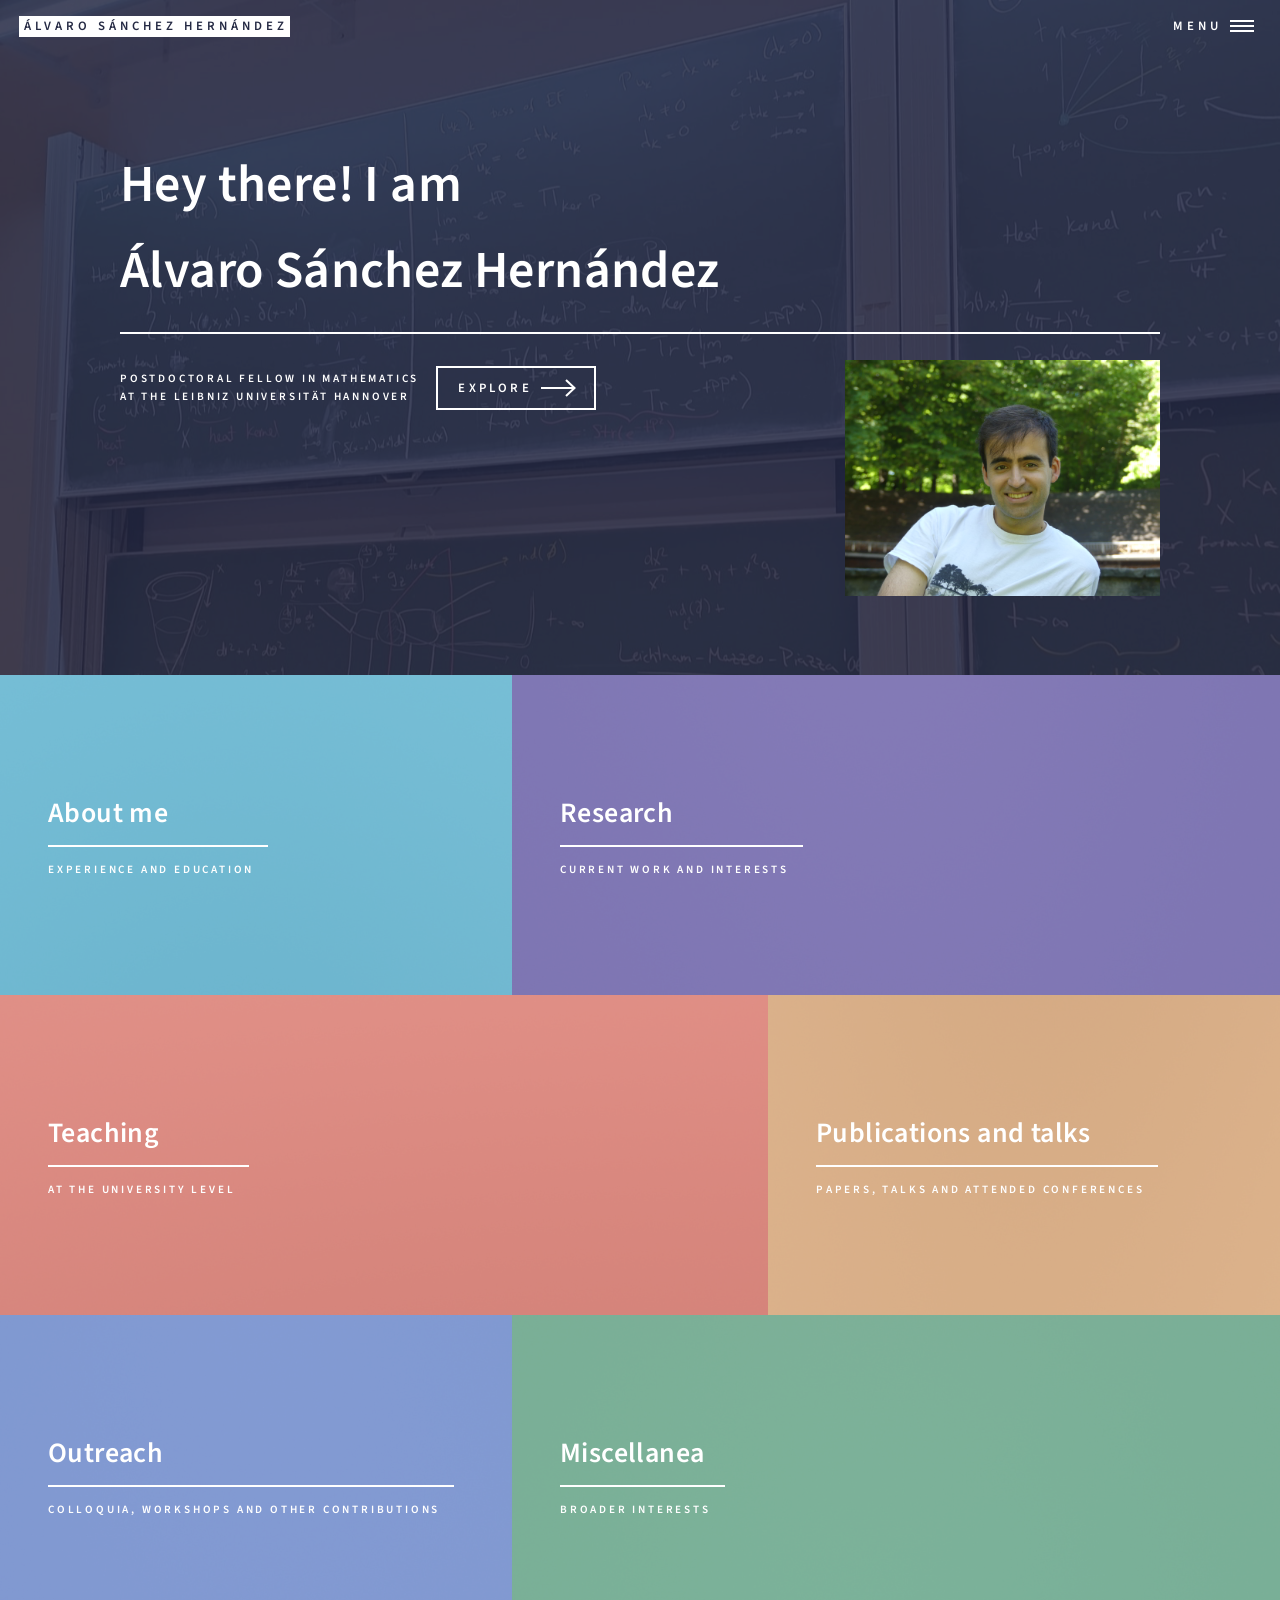
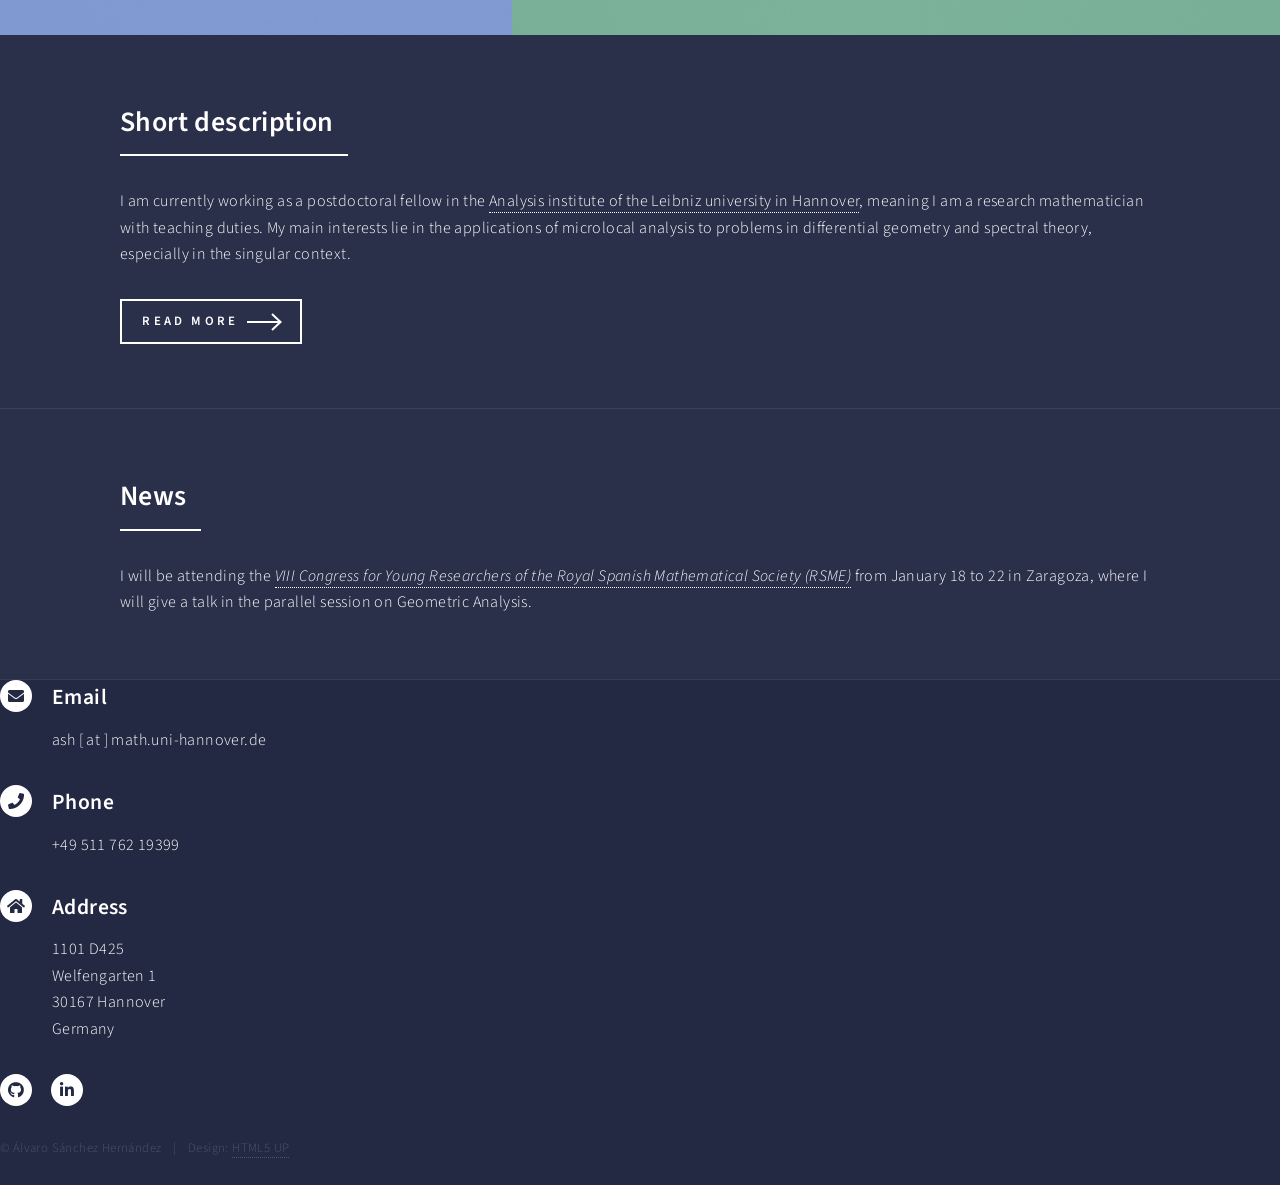
<file: index.html>
<!DOCTYPE HTML>
<!--
	Forty by HTML5 UP
	html5up.net | @ajlkn
	Free for personal and commercial use under the CCA 3.0 license (html5up.net/license)
-->
<html>
	<head>
		<title>Álvaro Sánchez Hernández</title>
		<meta charset="utf-8" />
		<meta name="viewport" content="width=device-width, initial-scale=1, user-scalable=no" />
		<link rel="stylesheet" href="assets/css/main.css" />
		<noscript><link rel="stylesheet" href="assets/css/noscript.css" /></noscript>
	</head>
	<body class="is-preload">

		<!-- Wrapper -->
			<div id="wrapper">

				<!-- Header -->
					<header id="header" class="alt">
						<a href="index.html" class="logo"><strong>Álvaro Sánchez Hernández</strong> </a>
						<nav>
							<a href="#menu">Menu</a>
						</nav>
					</header>

				<!-- Menu -->
					<nav id="menu">
						<ul class="links">
							<li><a href="index.html">Home</a></li>
							<li><a href="about.html">About me</a></li>
							<li><a href="research.html">Research</a></li>
							<li><a href="teaching.html">Teaching</a></li>
							<li><a href="publications.html">Publications and talks</a></li>
							<li><a href="outreach.html">Outreach</a></li>
							<li><a href="miscellanea.html">Miscellanea</a></li>
						</ul>
					</nav>

				<!-- Banner -->
					<section id="banner" class="major">
						<div class="inner">
							<header class="major">
                                <h1>Hey there! I am<br /> 
								Álvaro Sánchez Hernández </h1>
								<img src="images/20260528205142.jpg" width="315" style="float: right; margin-left: 16px;">
                            </header>
							<div class="content">
								<p>Postdoctoral Fellow in Mathematics<br />
								at the Leibniz Universität Hannover</p>
								<span class="image fit"><img src="images/blackboard.jpg" alt="" /></span>
								<ul class="actions">
									<li><a href="#one" class="button next scrolly">Explore</a></li>
								</ul>
							</div>
						</div>
					</section>

				<!-- Main -->
					<div id="main">

						<!-- One -->
							<section id="one" class="tiles">
								<article>
									<span class="image">
										<img src="images/pic01.jpg" alt="" />
									</span>
									<header class="major">
										<h3><a href="about.html" class="link">About me</a></h3>
										<p>Experience and education</p>
									</header>
								</article>
								<article>
									<span class="image">
										<img src="images/pic02.jpg" alt="" />
									</span>
									<header class="major">
										<h3><a href="research.html" class="link">Research</a></h3>
										<p>Current work and interests</p>
									</header>
								</article>
								<article>
									<span class="image">
										<img src="images/pic03.jpg" alt="" />
									</span>
									<header class="major">
										<h3><a href="teaching.html" class="link">Teaching</a></h3>
										<p>At the university level</p>
									</header>
								</article>
								<article>
									<span class="image">
										<img src="images/pic04.jpg" alt="" />
									</span>
									<header class="major">
										<h3><a href="publications.html" class="link">Publications and talks</a></h3>
										<p>Papers, talks and attended conferences</p>
									</header>
								</article>
								<article>
									<span class="image">
										<img src="images/pic05.jpg" alt="" />
									</span>
									<header class="major">
										<h3><a href="outreach.html" class="link">Outreach</a></h3>
										<p>Colloquia, workshops and other contributions</p>
									</header>
								</article>
								<article>
									<span class="image">
										<img src="images/pic06.jpg" alt="" />
									</span>
									<header class="major">
										<h3><a href="miscellanea.html" class="link">Miscellanea</a></h3>
										<p>Broader interests</p>
									</header>
								</article>
							</section>

						<!-- Two -->
							<section id="two">
								<div class="inner">
									<header class="major">
										<h2>Short description</h2>
									</header>
									<p>I am currently working as a postdoctoral fellow in the
									<a href="https://www.analysis.uni-hannover.de/" target="_blank">
							    	Analysis institute of the Leibniz university in Hannover</a>, meaning I am a research mathematician with teaching duties. My main interests lie in the applications of microlocal analysis to problems in differential geometry and spectral theory, especially in the singular context.</p>
									<ul class="actions">
										<li><a href="about.html" class="button next">Read More</a></li>
									</ul>
								</div>
							</section>

						<!-- Three -->
							<section id="two">
								<div class="inner">
									<header class="major">
										<h2>News</h2>
									</header>
									<p> I will be attending the <a href="https://jovenesrsme27.unizar.es/" target="_blank"><i>VIII Congress for Young Researchers of the Royal Spanish Mathematical Society (RSME)</i></a> from January 18 to 22 in Zaragoza, where I will give a talk in the parallel session on Geometric Analysis.</p>
								</div>
							</section>

					</div>

				<!-- Contact -->
					<section id="contact">
						<div class="inner">
							</section>
							<section class="split">
								<section>
									<div class="contact-method">
										<span class="icon solid alt fa-envelope"></span>
										<h3>Email</h3>
										<span>ash [ at ] math.uni-hannover.de</span>
									</div>
								</section>
								<section>
									<div class="contact-method">
										<span class="icon solid alt fa-phone"></span>
										<h3>Phone</h3>
										<span>+49 511 762 19399</span>
									</div>
								</section>
								<section>
									<div class="contact-method">
										<span class="icon solid alt fa-home"></span>
										<h3>Address</h3>
										<span>1101 D425<br />
										Welfengarten 1<br />
										30167 Hannover<br />
										Germany</span>
									</div>
								</section>
							</section>
						</div>
					</section>

				<!-- Footer -->
					<footer id="footer">
						<div class="inner">
							<ul class="icons">
								<li><a href="https://github.com/ashsan98" class="icon brands alt fa-github" target="_blank"><span class="label">GitHub</span></a></li>
								<li><a href="https://www.linkedin.com/in/%C3%A1lvaro-s%C3%A1nchez-hern%C3%A1ndez-0399a7133/" target="_blank" class="icon brands alt fa-linkedin-in"><span class="label">LinkedIn</span></a></li>
							</ul>
							<ul class="copyright">
								<li>&copy; Álvaro Sánchez Hernández</li><li>Design: <a href="https://html5up.net">HTML5 UP</a></li>
							</ul>
						</div>
					</footer>

			</div>

		<!-- Scripts -->
			<script src="assets/js/jquery.min.js"></script>
			<script src="assets/js/jquery.scrolly.min.js"></script>
			<script src="assets/js/jquery.scrollex.min.js"></script>
			<script src="assets/js/browser.min.js"></script>
			<script src="assets/js/breakpoints.min.js"></script>
			<script src="assets/js/util.js"></script>
			<script src="assets/js/main.js"></script>

	</body>
</html>
</file>
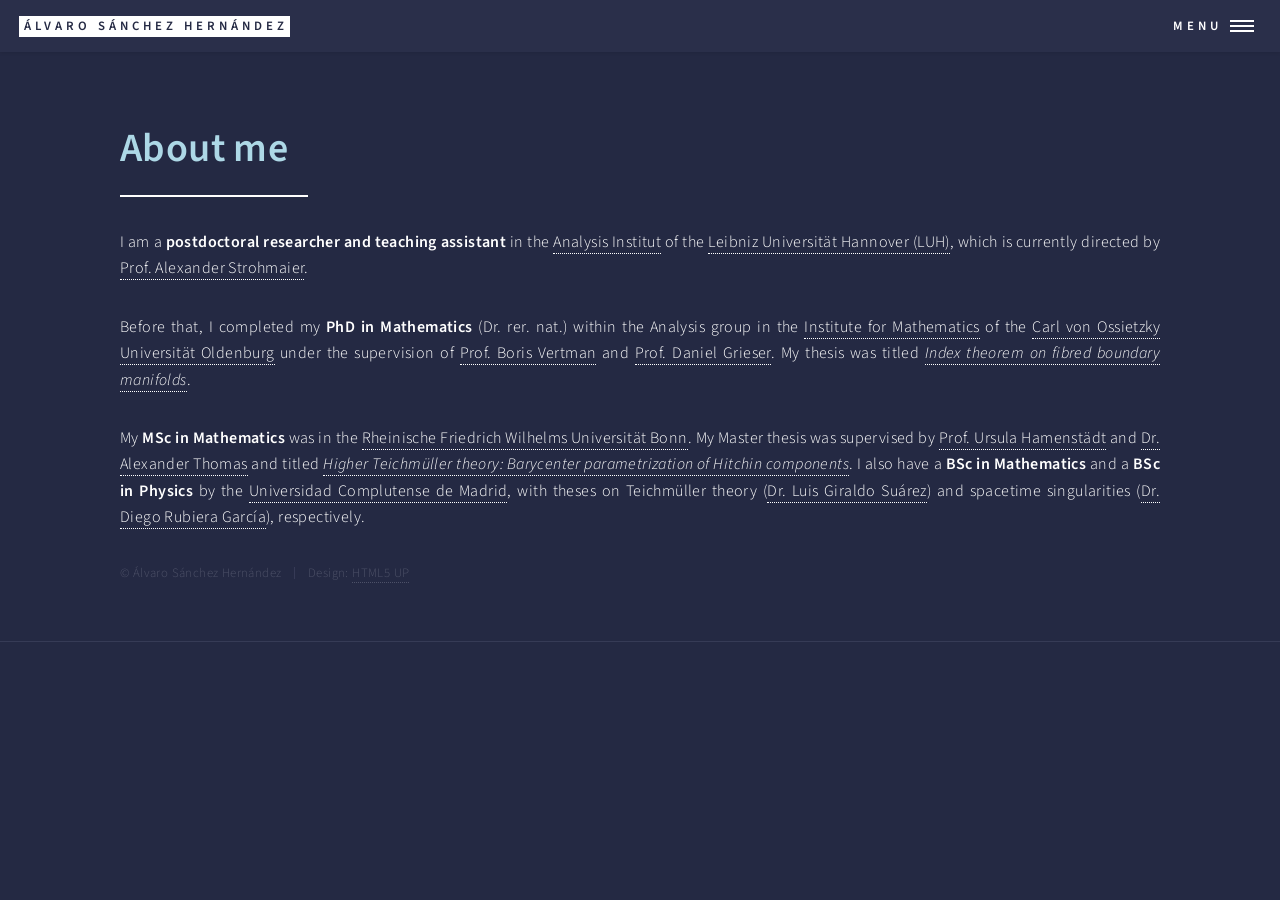
<file: about.html>
<!DOCTYPE HTML>
<!--
	Forty by HTML5 UP
	html5up.net | @ajlkn
	Free for personal and commercial use under the CCA 3.0 license (html5up.net/license)
-->
<html>
	<head>
		<title>Álvaro Sánchez Hernández</title>
		<meta charset="utf-8" />
		<meta name="viewport" content="width=device-width, initial-scale=1, user-scalable=no" />
		<link rel="stylesheet" href="assets/css/main.css" />
		<noscript><link rel="stylesheet" href="assets/css/noscript.css" /></noscript>
	</head>
	<body class="is-preload">

		<!-- Wrapper -->
			<div id="wrapper">

				<!-- Header -->
					<header id="header">
						<a href="index.html" class="logo"><strong>Álvaro Sánchez Hernández</strong> </a>
						<nav>
							<a href="#menu">Menu</a>
						</nav>
					</header>

				<!-- Menu -->
					<nav id="menu">
						<ul class="links">
							<li><a href="index.html">Home</a></li>
							<li><a href="about.html">About me</a></li>
							<li><a href="research.html">Research</a></li>
							<li><a href="teaching.html">Teaching</a></li>
							<li><a href="publications.html">Publications and talks</a></li>
							<li><a href="outreach.html">Outreach</a></li>
							<li><a href="miscellanea.html">Miscellanea</a></li>
						</ul>
					</nav>

				<!-- Main -->
					<div id="main" class="alt">

						<!-- One -->
							<section id="one">
								<div class="inner">
									<header class="major">
										<h1 style="color: lightblue;">About me</h1>
									</header>

									<!-- Content -->
										<p style="text-align: justify;">I am a <strong> postdoctoral researcher and teaching assistant</strong> in the <a href="https://www.analysis.uni-hannover.de/" target="_blank">Analysis Institut</a> of the <a href="https://www.uni-hannover.de/" target="_blank">Leibniz Universität Hannover (LUH)</a>,
										which is currently directed by <a href="https://www.analysis.uni-hannover.de/institut/personenverzeichnis/professor-alexander-strohmaier" target="_blank">Prof. Alexander Strohmaier</a>.</p>

										<p style="text-align: justify;">Before that, I completed my <strong>PhD in Mathematics</strong> (Dr. rer. nat.) within the Analysis group in the <a href="https://uol.de/mathematik" target="_blank">Institute for Mathematics</a> of the <a href="https://uol.de/" target="_blank">Carl von Ossietzky Universität Oldenburg</a>
										under the supervision of <a href="https://uol.de/boris-vertman" target="_blank">Prof. Boris Vertman</a> and <a href="https://uol.de/daniel-grieser" target="_blank">Prof. Daniel Grieser</a>. My thesis was titled <a href="https://oops.uni-oldenburg.de/7393/" target="_blank"><i>Index theorem on fibred boundary manifolds</i></a>.</p>
										
										<p style="text-align: justify;">My <strong>MSc in Mathematics</strong> was in the <a href="https://www.uni-bonn.de/de" target="_blank">Rheinische Friedrich Wilhelms Universität Bonn</a>. My Master thesis was supervised by <a href="https://www.math.uni-bonn.de/people/ursula/" target="_blank"> Prof. Ursula Hamenstädt</a> and <a href="https://thomas-math.wixsite.com/maths/en" target="_blank">Dr. Alexander Thomas</a>
										and titled <a href="docs/masterthesis.pdf" target="_blank"><i>Higher Teichmüller theory: Barycenter parametrization of Hitchin components</i></a>. I also have a <strong>BSc in Mathematics</strong> and a <strong>BSc in Physics</strong> by
										the <a href="https://www.ucm.es/" target="_blank">Universidad Complutense de Madrid</a>, with theses on Teichmüller theory (<a href="https://produccioncientifica.ucm.es/investigadores/142068/detalle?lang=en" target="_blank">Dr. Luis Giraldo Suárez</a>) and spacetime singularities (<a href="https://produccioncientifica.ucm.es/investigadores/164966/detalle?lang=en" target="_blank">Dr. Diego Rubiera García</a>), respectively.</p>

				<!-- Footer -->
					<footer id="footer">
						<div class="inner">
							<ul class="copyright">
								<li>&copy; Álvaro Sánchez Hernández</li><li>Design: <a href="https://html5up.net">HTML5 UP</a></li>
							</ul>
						</div>
					</footer>

			</div>

		<!-- Scripts -->
			<script src="assets/js/jquery.min.js"></script>
			<script src="assets/js/jquery.scrolly.min.js"></script>
			<script src="assets/js/jquery.scrollex.min.js"></script>
			<script src="assets/js/browser.min.js"></script>
			<script src="assets/js/breakpoints.min.js"></script>
			<script src="assets/js/util.js"></script>
			<script src="assets/js/main.js"></script>

	</body>
</html>
</file>
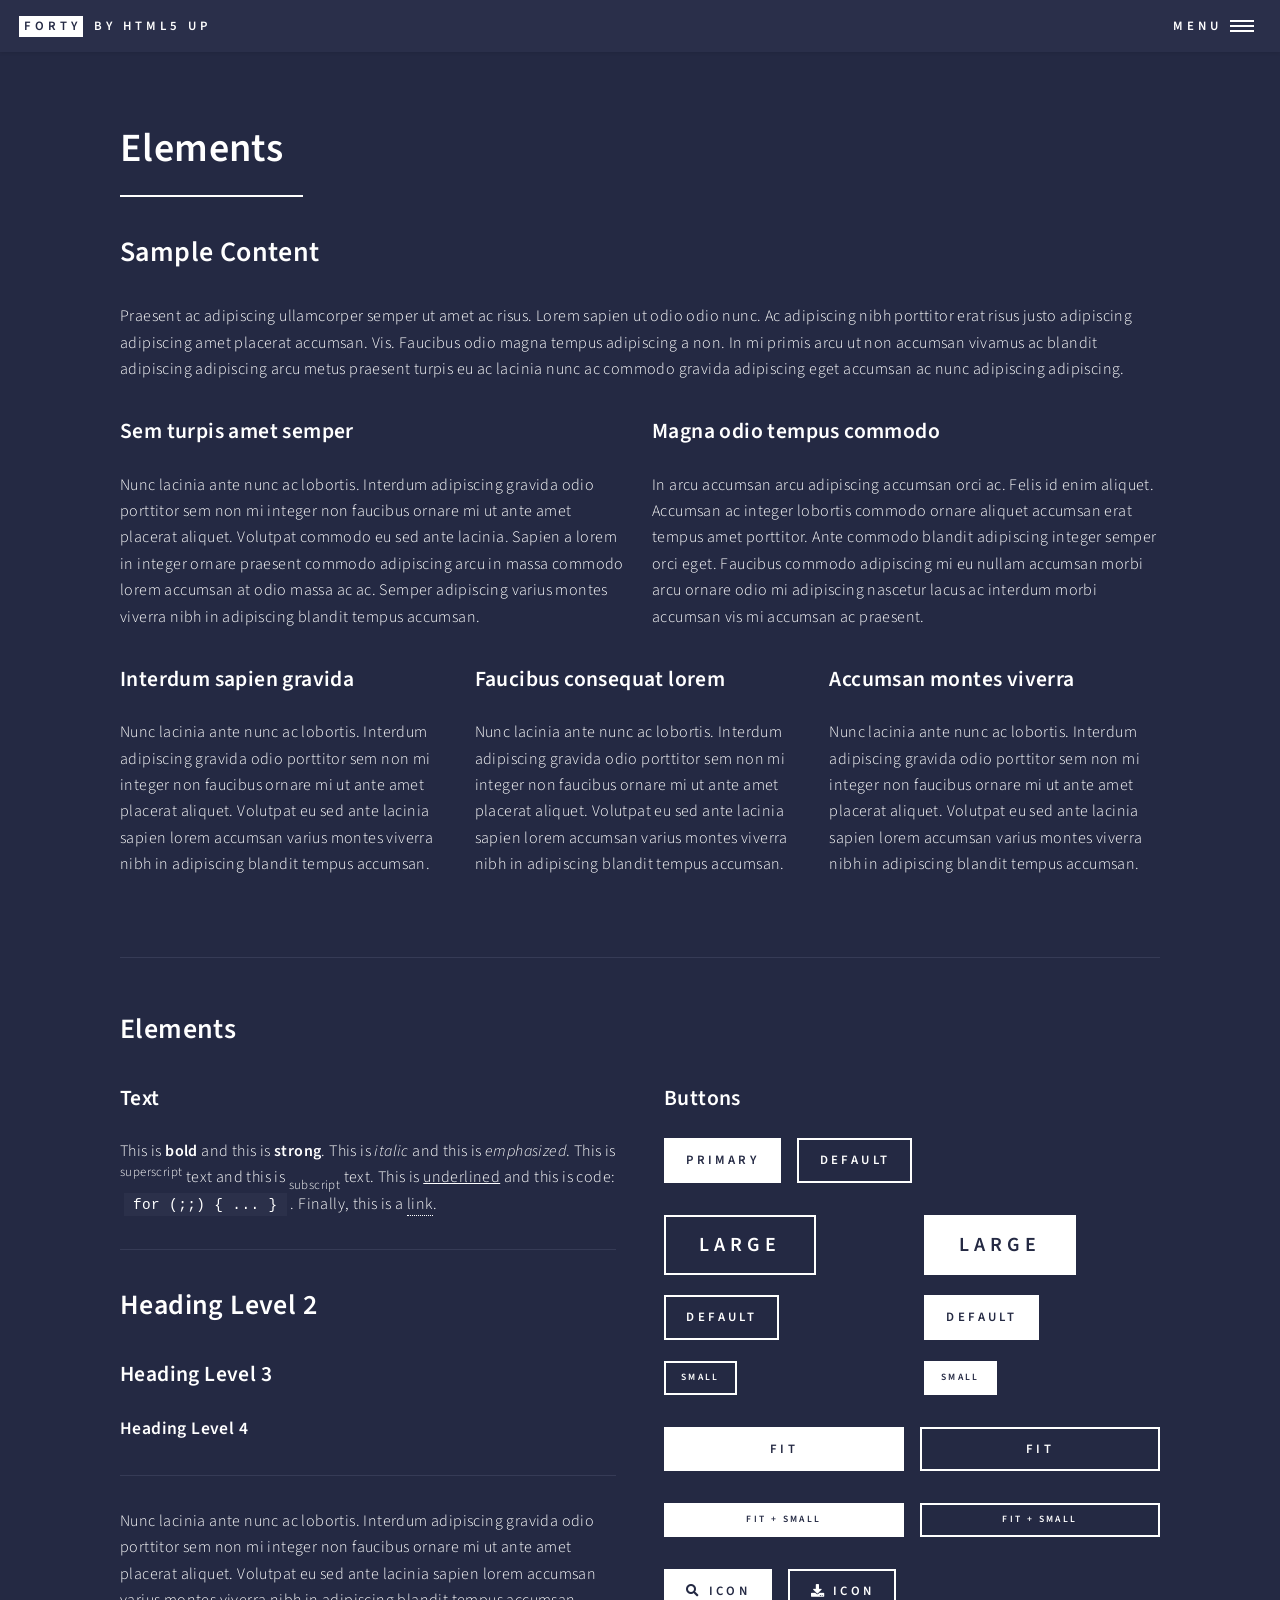
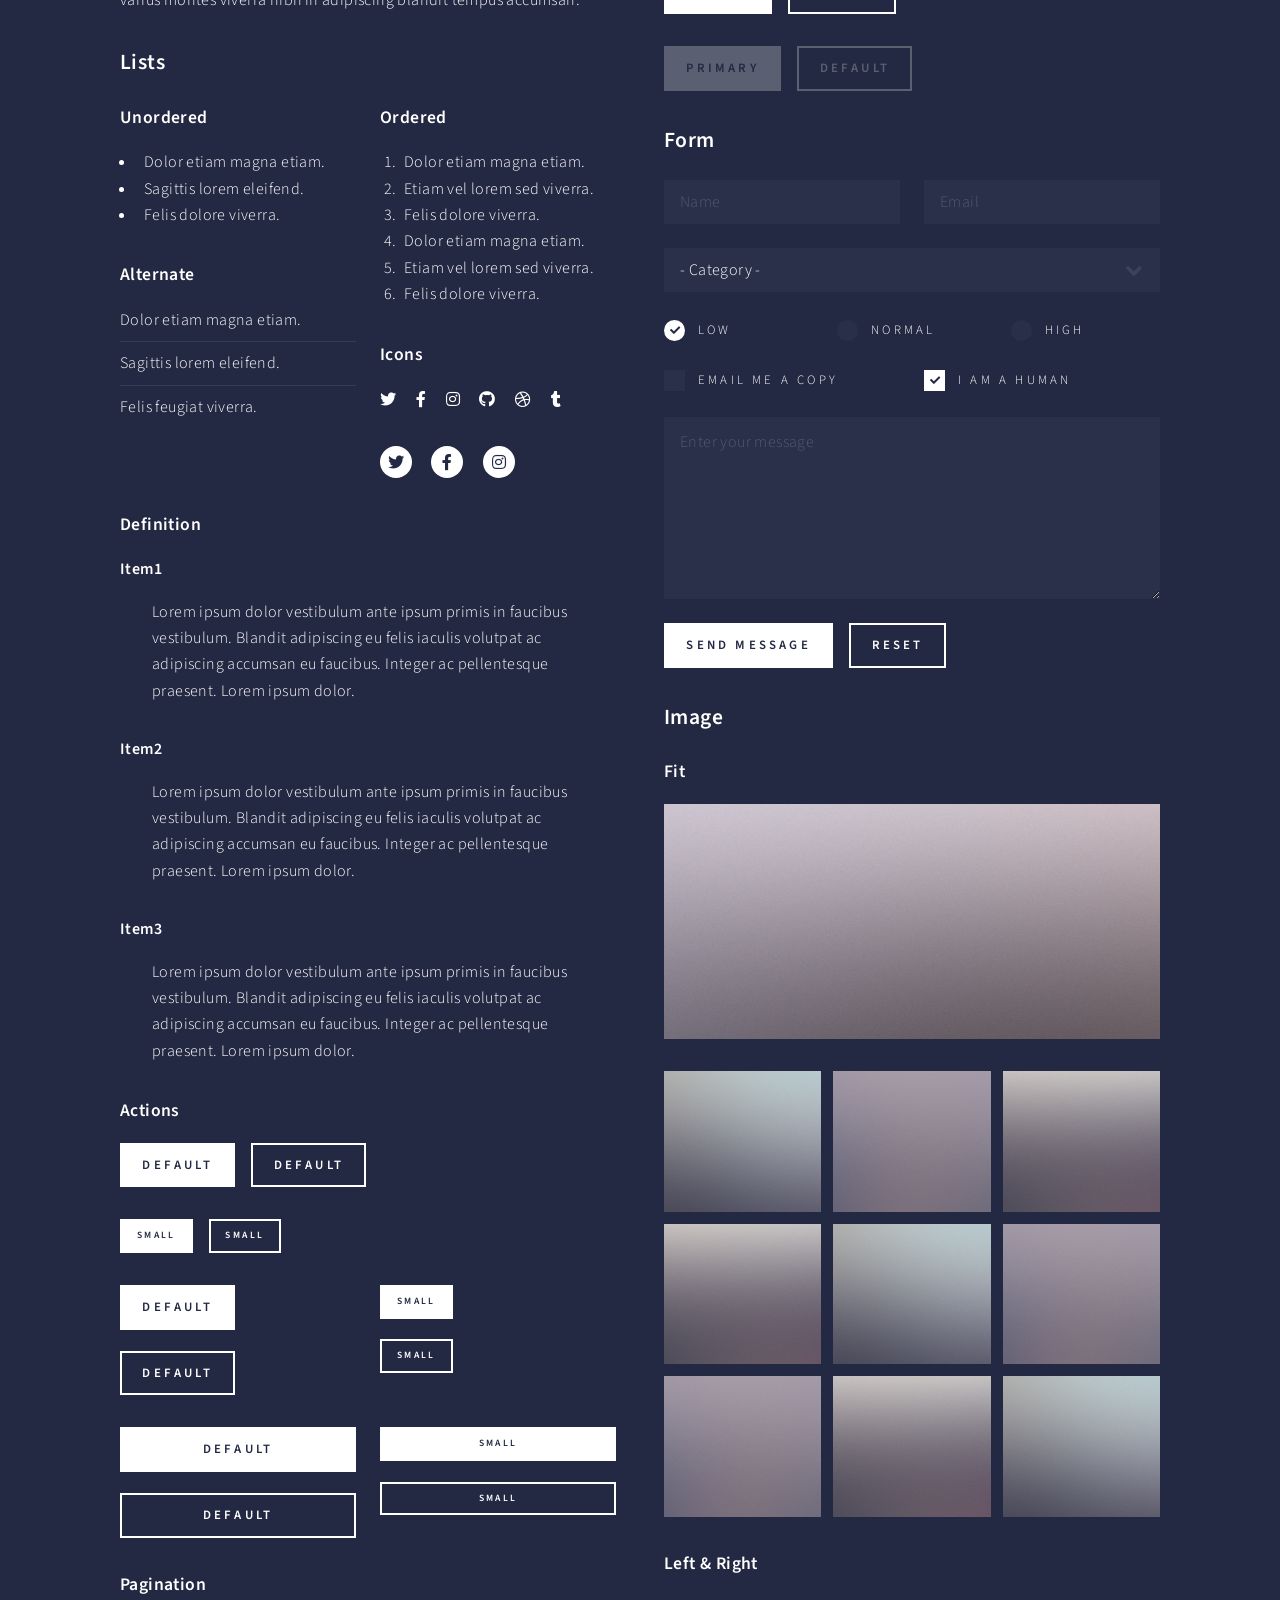
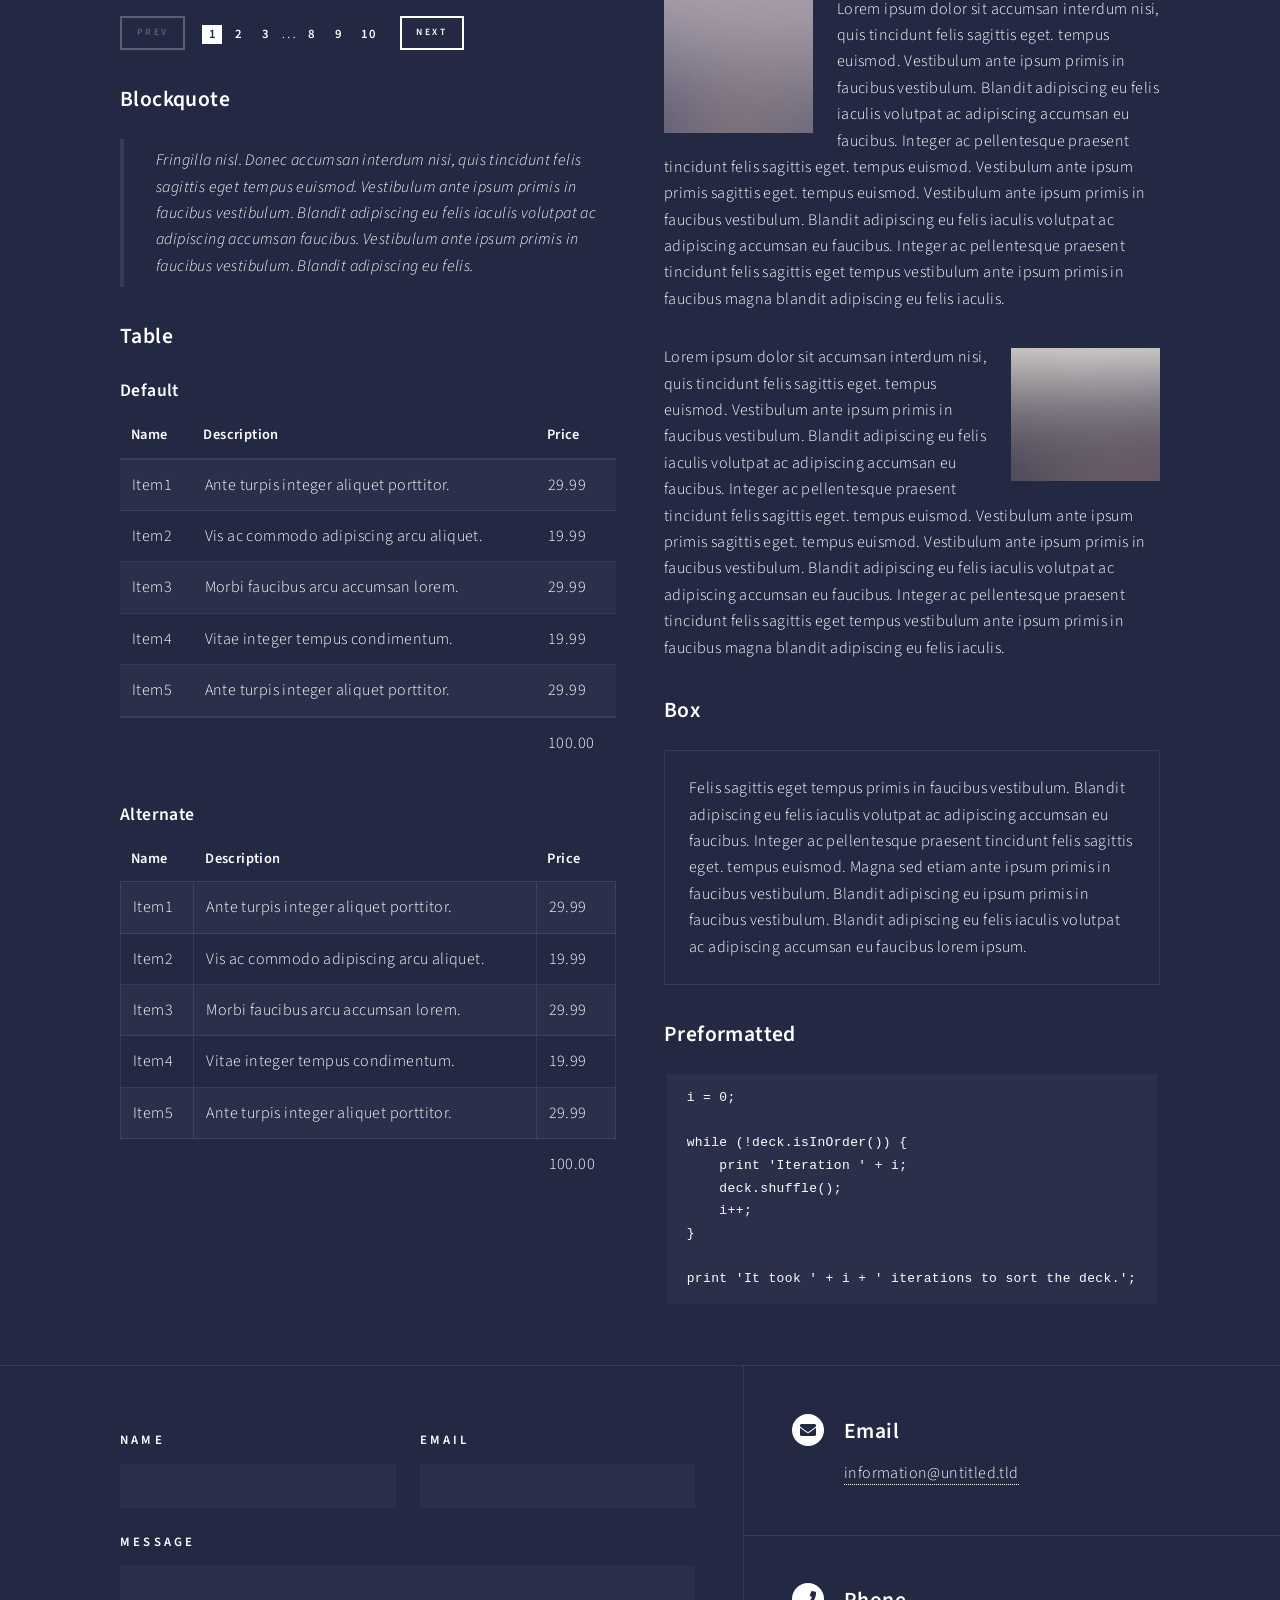
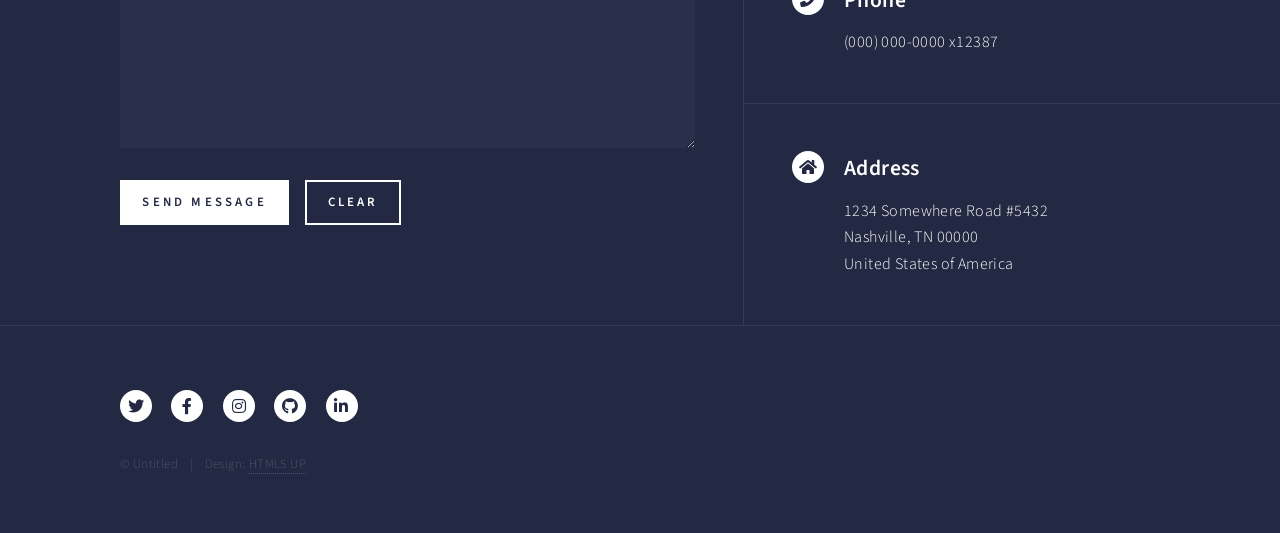
<file: elements.html>
<!DOCTYPE HTML>
<!--
	Forty by HTML5 UP
	html5up.net | @ajlkn
	Free for personal and commercial use under the CCA 3.0 license (html5up.net/license)
-->
<html>
	<head>
		<title>Elements - Forty by HTML5 UP</title>
		<meta charset="utf-8" />
		<meta name="viewport" content="width=device-width, initial-scale=1, user-scalable=no" />
		<link rel="stylesheet" href="assets/css/main.css" />
		<noscript><link rel="stylesheet" href="assets/css/noscript.css" /></noscript>
	</head>
	<body class="is-preload">

		<!-- Wrapper -->
			<div id="wrapper">

				<!-- Header -->
					<header id="header">
						<a href="index.html" class="logo"><strong>Forty</strong> <span>by HTML5 UP</span></a>
						<nav>
							<a href="#menu">Menu</a>
						</nav>
					</header>

				<!-- Menu -->
					<nav id="menu">
						<ul class="links">
							<li><a href="index.html">Home</a></li>
							<li><a href="landing.html">Landing</a></li>
							<li><a href="generic.html">Generic</a></li>
							<li><a href="elements.html">Elements</a></li>
						</ul>
						<ul class="actions stacked">
							<li><a href="#" class="button primary fit">Get Started</a></li>
							<li><a href="#" class="button fit">Log In</a></li>
						</ul>
					</nav>

				<!-- Main -->
					<div id="main" class="alt">

						<!-- One -->
							<section id="one">
								<div class="inner">
									<header class="major">
										<h1>Elements</h1>
									</header>

									<!-- Content -->
										<h2 id="content">Sample Content</h2>
										<p>Praesent ac adipiscing ullamcorper semper ut amet ac risus. Lorem sapien ut odio odio nunc. Ac adipiscing nibh porttitor erat risus justo adipiscing adipiscing amet placerat accumsan. Vis. Faucibus odio magna tempus adipiscing a non. In mi primis arcu ut non accumsan vivamus ac blandit adipiscing adipiscing arcu metus praesent turpis eu ac lacinia nunc ac commodo gravida adipiscing eget accumsan ac nunc adipiscing adipiscing.</p>
										<div class="row">
											<div class="col-6 col-12-small">
												<h3>Sem turpis amet semper</h3>
												<p>Nunc lacinia ante nunc ac lobortis. Interdum adipiscing gravida odio porttitor sem non mi integer non faucibus ornare mi ut ante amet placerat aliquet. Volutpat commodo eu sed ante lacinia. Sapien a lorem in integer ornare praesent commodo adipiscing arcu in massa commodo lorem accumsan at odio massa ac ac. Semper adipiscing varius montes viverra nibh in adipiscing blandit tempus accumsan.</p>
											</div>
											<div class="col-6 col-12-small">
												<h3>Magna odio tempus commodo</h3>
												<p>In arcu accumsan arcu adipiscing accumsan orci ac. Felis id enim aliquet. Accumsan ac integer lobortis commodo ornare aliquet accumsan erat tempus amet porttitor. Ante commodo blandit adipiscing integer semper orci eget. Faucibus commodo adipiscing mi eu nullam accumsan morbi arcu ornare odio mi adipiscing nascetur lacus ac interdum morbi accumsan vis mi accumsan ac praesent.</p>
											</div>
											<!-- Break -->
											<div class="col-4 col-12-medium">
												<h3>Interdum sapien gravida</h3>
												<p>Nunc lacinia ante nunc ac lobortis. Interdum adipiscing gravida odio porttitor sem non mi integer non faucibus ornare mi ut ante amet placerat aliquet. Volutpat eu sed ante lacinia sapien lorem accumsan varius montes viverra nibh in adipiscing blandit tempus accumsan.</p>
											</div>
											<div class="col-4 col-12-medium">
												<h3>Faucibus consequat lorem</h3>
												<p>Nunc lacinia ante nunc ac lobortis. Interdum adipiscing gravida odio porttitor sem non mi integer non faucibus ornare mi ut ante amet placerat aliquet. Volutpat eu sed ante lacinia sapien lorem accumsan varius montes viverra nibh in adipiscing blandit tempus accumsan.</p>
											</div>
											<div class="col-4 col-12-medium">
												<h3>Accumsan montes viverra</h3>
												<p>Nunc lacinia ante nunc ac lobortis. Interdum adipiscing gravida odio porttitor sem non mi integer non faucibus ornare mi ut ante amet placerat aliquet. Volutpat eu sed ante lacinia sapien lorem accumsan varius montes viverra nibh in adipiscing blandit tempus accumsan.</p>
											</div>
										</div>

									<hr class="major" />

									<!-- Elements -->
										<h2 id="elements">Elements</h2>
										<div class="row gtr-200">
											<div class="col-6 col-12-medium">

												<!-- Text stuff -->
													<h3>Text</h3>
													<p>This is <b>bold</b> and this is <strong>strong</strong>. This is <i>italic</i> and this is <em>emphasized</em>.
													This is <sup>superscript</sup> text and this is <sub>subscript</sub> text.
													This is <u>underlined</u> and this is code: <code>for (;;) { ... }</code>.
													Finally, this is a <a href="#">link</a>.</p>
													<hr />
													<h2>Heading Level 2</h2>
													<h3>Heading Level 3</h3>
													<h4>Heading Level 4</h4>
													<hr />
													<p>Nunc lacinia ante nunc ac lobortis. Interdum adipiscing gravida odio porttitor sem non mi integer non faucibus ornare mi ut ante amet placerat aliquet. Volutpat eu sed ante lacinia sapien lorem accumsan varius montes viverra nibh in adipiscing blandit tempus accumsan.</p>

												<!-- Lists -->
													<h3>Lists</h3>
													<div class="row">
														<div class="col-6 col-12-small">

															<h4>Unordered</h4>
															<ul>
																<li>Dolor etiam magna etiam.</li>
																<li>Sagittis lorem eleifend.</li>
																<li>Felis dolore viverra.</li>
															</ul>

															<h4>Alternate</h4>
															<ul class="alt">
																<li>Dolor etiam magna etiam.</li>
																<li>Sagittis lorem eleifend.</li>
																<li>Felis feugiat viverra.</li>
															</ul>

														</div>
														<div class="col-6 col-12-small">

															<h4>Ordered</h4>
															<ol>
																<li>Dolor etiam magna etiam.</li>
																<li>Etiam vel lorem sed viverra.</li>
																<li>Felis dolore viverra.</li>
																<li>Dolor etiam magna etiam.</li>
																<li>Etiam vel lorem sed viverra.</li>
																<li>Felis dolore viverra.</li>
															</ol>

															<h4>Icons</h4>
															<ul class="icons">
																<li><a href="#" class="icon brands fa-twitter"><span class="label">Twitter</span></a></li>
																<li><a href="#" class="icon brands fa-facebook-f"><span class="label">Facebook</span></a></li>
																<li><a href="#" class="icon brands fa-instagram"><span class="label">Instagram</span></a></li>
																<li><a href="#" class="icon brands fa-github"><span class="label">Github</span></a></li>
																<li><a href="#" class="icon brands fa-dribbble"><span class="label">Dribbble</span></a></li>
																<li><a href="#" class="icon brands fa-tumblr"><span class="label">Tumblr</span></a></li>
															</ul>
															<ul class="icons">
																<li><a href="#" class="icon brands alt fa-twitter"><span class="label">Twitter</span></a></li>
																<li><a href="#" class="icon brands alt fa-facebook-f"><span class="label">Facebook</span></a></li>
																<li><a href="#" class="icon brands alt fa-instagram"><span class="label">Instagram</span></a></li>
															</ul>

														</div>
													</div>
													<h4>Definition</h4>
													<dl>
														<dt>Item1</dt>
														<dd>
															<p>Lorem ipsum dolor vestibulum ante ipsum primis in faucibus vestibulum. Blandit adipiscing eu felis iaculis volutpat ac adipiscing accumsan eu faucibus. Integer ac pellentesque praesent. Lorem ipsum dolor.</p>
														</dd>
														<dt>Item2</dt>
														<dd>
															<p>Lorem ipsum dolor vestibulum ante ipsum primis in faucibus vestibulum. Blandit adipiscing eu felis iaculis volutpat ac adipiscing accumsan eu faucibus. Integer ac pellentesque praesent. Lorem ipsum dolor.</p>
														</dd>
														<dt>Item3</dt>
														<dd>
															<p>Lorem ipsum dolor vestibulum ante ipsum primis in faucibus vestibulum. Blandit adipiscing eu felis iaculis volutpat ac adipiscing accumsan eu faucibus. Integer ac pellentesque praesent. Lorem ipsum dolor.</p>
														</dd>
													</dl>

													<h4>Actions</h4>
													<ul class="actions">
														<li><a href="#" class="button primary">Default</a></li>
														<li><a href="#" class="button">Default</a></li>
													</ul>
													<ul class="actions small">
														<li><a href="#" class="button primary small">Small</a></li>
														<li><a href="#" class="button small">Small</a></li>
													</ul>
													<div class="row">
														<div class="col-6 col-12-small">
															<ul class="actions stacked">
																<li><a href="#" class="button primary">Default</a></li>
																<li><a href="#" class="button">Default</a></li>
															</ul>
														</div>
														<div class="col-6 col-12-small">
															<ul class="actions stacked">
																<li><a href="#" class="button primary small">Small</a></li>
																<li><a href="#" class="button small">Small</a></li>
															</ul>
														</div>
														<div class="col-6 col-12-small">
															<ul class="actions stacked">
																<li><a href="#" class="button primary fit">Default</a></li>
																<li><a href="#" class="button fit">Default</a></li>
															</ul>
														</div>
														<div class="col-6 col-12-small">
															<ul class="actions stacked">
																<li><a href="#" class="button primary small fit">Small</a></li>
																<li><a href="#" class="button small fit">Small</a></li>
															</ul>
														</div>
													</div>

													<h4>Pagination</h4>
													<ul class="pagination">
														<li><span class="button small disabled">Prev</span></li>
														<li><a href="#" class="page active">1</a></li>
														<li><a href="#" class="page">2</a></li>
														<li><a href="#" class="page">3</a></li>
														<li><span>&hellip;</span></li>
														<li><a href="#" class="page">8</a></li>
														<li><a href="#" class="page">9</a></li>
														<li><a href="#" class="page">10</a></li>
														<li><a href="#" class="button small">Next</a></li>
													</ul>

												<!-- Blockquote -->
													<h3>Blockquote</h3>
													<blockquote>Fringilla nisl. Donec accumsan interdum nisi, quis tincidunt felis sagittis eget tempus euismod. Vestibulum ante ipsum primis in faucibus vestibulum. Blandit adipiscing eu felis iaculis volutpat ac adipiscing accumsan faucibus. Vestibulum ante ipsum primis in faucibus vestibulum. Blandit adipiscing eu felis.</blockquote>

												<!-- Table -->
													<h3>Table</h3>

													<h4>Default</h4>
													<div class="table-wrapper">
														<table>
															<thead>
																<tr>
																	<th>Name</th>
																	<th>Description</th>
																	<th>Price</th>
																</tr>
															</thead>
															<tbody>
																<tr>
																	<td>Item1</td>
																	<td>Ante turpis integer aliquet porttitor.</td>
																	<td>29.99</td>
																</tr>
																<tr>
																	<td>Item2</td>
																	<td>Vis ac commodo adipiscing arcu aliquet.</td>
																	<td>19.99</td>
																</tr>
																<tr>
																	<td>Item3</td>
																	<td> Morbi faucibus arcu accumsan lorem.</td>
																	<td>29.99</td>
																</tr>
																<tr>
																	<td>Item4</td>
																	<td>Vitae integer tempus condimentum.</td>
																	<td>19.99</td>
																</tr>
																<tr>
																	<td>Item5</td>
																	<td>Ante turpis integer aliquet porttitor.</td>
																	<td>29.99</td>
																</tr>
															</tbody>
															<tfoot>
																<tr>
																	<td colspan="2"></td>
																	<td>100.00</td>
																</tr>
															</tfoot>
														</table>
													</div>

													<h4>Alternate</h4>
													<div class="table-wrapper">
														<table class="alt">
															<thead>
																<tr>
																	<th>Name</th>
																	<th>Description</th>
																	<th>Price</th>
																</tr>
															</thead>
															<tbody>
																<tr>
																	<td>Item1</td>
																	<td>Ante turpis integer aliquet porttitor.</td>
																	<td>29.99</td>
																</tr>
																<tr>
																	<td>Item2</td>
																	<td>Vis ac commodo adipiscing arcu aliquet.</td>
																	<td>19.99</td>
																</tr>
																<tr>
																	<td>Item3</td>
																	<td> Morbi faucibus arcu accumsan lorem.</td>
																	<td>29.99</td>
																</tr>
																<tr>
																	<td>Item4</td>
																	<td>Vitae integer tempus condimentum.</td>
																	<td>19.99</td>
																</tr>
																<tr>
																	<td>Item5</td>
																	<td>Ante turpis integer aliquet porttitor.</td>
																	<td>29.99</td>
																</tr>
															</tbody>
															<tfoot>
																<tr>
																	<td colspan="2"></td>
																	<td>100.00</td>
																</tr>
															</tfoot>
														</table>
													</div>

											</div>
											<div class="col-6 col-12-medium">

												<!-- Buttons -->
													<h3>Buttons</h3>
													<ul class="actions">
														<li><a href="#" class="button primary">Primary</a></li>
														<li><a href="#" class="button">Default</a></li>
													</ul>
													<div class="row">
														<div class="col-6 col-12-xsmall">
															<ul class="actions stacked">
																<li><a href="#" class="button large">Large</a></li>
																<li><a href="#" class="button">Default</a></li>
																<li><a href="#" class="button small">Small</a></li>
															</ul>
														</div>
														<div class="col-6 col-12-xsmall">
															<ul class="actions stacked">
																<li><a href="#" class="button primary large">Large</a></li>
																<li><a href="#" class="button primary">Default</a></li>
																<li><a href="#" class="button primary small">Small</a></li>
															</ul>
														</div>
													</div>
													<ul class="actions fit">
														<li><a href="#" class="button primary fit">Fit</a></li>
														<li><a href="#" class="button fit">Fit</a></li>
													</ul>
													<ul class="actions fit small">
														<li><a href="#" class="button primary fit small">Fit + Small</a></li>
														<li><a href="#" class="button fit small">Fit + Small</a></li>
													</ul>
													<ul class="actions">
														<li><a href="#" class="button primary icon solid fa-search">Icon</a></li>
														<li><a href="#" class="button icon solid fa-download">Icon</a></li>
													</ul>
													<ul class="actions">
														<li><span class="button primary disabled">Primary</span></li>
														<li><span class="button disabled">Default</span></li>
													</ul>

												<!-- Form -->
													<h3>Form</h3>

													<form method="post" action="#">
														<div class="row gtr-uniform">
															<div class="col-6 col-12-xsmall">
																<input type="text" name="demo-name" id="demo-name" value="" placeholder="Name" />
															</div>
															<div class="col-6 col-12-xsmall">
																<input type="email" name="demo-email" id="demo-email" value="" placeholder="Email" />
															</div>
															<!-- Break -->
															<div class="col-12">
																<select name="demo-category" id="demo-category">
																	<option value="">- Category -</option>
																	<option value="1">Manufacturing</option>
																	<option value="1">Shipping</option>
																	<option value="1">Administration</option>
																	<option value="1">Human Resources</option>
																</select>
															</div>
															<!-- Break -->
															<div class="col-4 col-12-small">
																<input type="radio" id="demo-priority-low" name="demo-priority" checked>
																<label for="demo-priority-low">Low</label>
															</div>
															<div class="col-4 col-12-small">
																<input type="radio" id="demo-priority-normal" name="demo-priority">
																<label for="demo-priority-normal">Normal</label>
															</div>
															<div class="col-4 col-12-small">
																<input type="radio" id="demo-priority-high" name="demo-priority">
																<label for="demo-priority-high">High</label>
															</div>
															<!-- Break -->
															<div class="col-6 col-12-small">
																<input type="checkbox" id="demo-copy" name="demo-copy">
																<label for="demo-copy">Email me a copy</label>
															</div>
															<div class="col-6 col-12-small">
																<input type="checkbox" id="demo-human" name="demo-human" checked>
																<label for="demo-human">I am a human</label>
															</div>
															<!-- Break -->
															<div class="col-12">
																<textarea name="demo-message" id="demo-message" placeholder="Enter your message" rows="6"></textarea>
															</div>
															<!-- Break -->
															<div class="col-12">
																<ul class="actions">
																	<li><input type="submit" value="Send Message" class="primary" /></li>
																	<li><input type="reset" value="Reset" /></li>
																</ul>
															</div>
														</div>
													</form>

												<!-- Image -->
													<h3>Image</h3>

													<h4>Fit</h4>
													<span class="image fit"><img src="images/pic03.jpg" alt="" /></span>
													<div class="box alt">
														<div class="row gtr-50 gtr-uniform">
															<div class="col-4"><span class="image fit"><img src="images/pic08.jpg" alt="" /></span></div>
															<div class="col-4"><span class="image fit"><img src="images/pic09.jpg" alt="" /></span></div>
															<div class="col-4"><span class="image fit"><img src="images/pic10.jpg" alt="" /></span></div>
															<!-- Break -->
															<div class="col-4"><span class="image fit"><img src="images/pic10.jpg" alt="" /></span></div>
															<div class="col-4"><span class="image fit"><img src="images/pic08.jpg" alt="" /></span></div>
															<div class="col-4"><span class="image fit"><img src="images/pic09.jpg" alt="" /></span></div>
															<!-- Break -->
															<div class="col-4"><span class="image fit"><img src="images/pic09.jpg" alt="" /></span></div>
															<div class="col-4"><span class="image fit"><img src="images/pic10.jpg" alt="" /></span></div>
															<div class="col-4"><span class="image fit"><img src="images/pic08.jpg" alt="" /></span></div>
														</div>
													</div>

													<h4>Left &amp; Right</h4>
													<p><span class="image left"><img src="images/pic09.jpg" alt="" /></span>Lorem ipsum dolor sit accumsan interdum nisi, quis tincidunt felis sagittis eget. tempus euismod. Vestibulum ante ipsum primis in faucibus vestibulum. Blandit adipiscing eu felis iaculis volutpat ac adipiscing accumsan eu faucibus. Integer ac pellentesque praesent tincidunt felis sagittis eget. tempus euismod. Vestibulum ante ipsum primis sagittis eget. tempus euismod. Vestibulum ante ipsum primis in faucibus vestibulum. Blandit adipiscing eu felis iaculis volutpat ac adipiscing accumsan eu faucibus. Integer ac pellentesque praesent tincidunt felis sagittis eget tempus vestibulum ante ipsum primis in faucibus magna blandit adipiscing eu felis iaculis.</p>
													<p><span class="image right"><img src="images/pic10.jpg" alt="" /></span>Lorem ipsum dolor sit accumsan interdum nisi, quis tincidunt felis sagittis eget. tempus euismod. Vestibulum ante ipsum primis in faucibus vestibulum. Blandit adipiscing eu felis iaculis volutpat ac adipiscing accumsan eu faucibus. Integer ac pellentesque praesent tincidunt felis sagittis eget. tempus euismod. Vestibulum ante ipsum primis sagittis eget. tempus euismod. Vestibulum ante ipsum primis in faucibus vestibulum. Blandit adipiscing eu felis iaculis volutpat ac adipiscing accumsan eu faucibus. Integer ac pellentesque praesent tincidunt felis sagittis eget tempus vestibulum ante ipsum primis in faucibus magna blandit adipiscing eu felis iaculis.</p>

												<!-- Box -->
													<h3>Box</h3>
													<div class="box">
														<p>Felis sagittis eget tempus primis in faucibus vestibulum. Blandit adipiscing eu felis iaculis volutpat ac adipiscing accumsan eu faucibus. Integer ac pellentesque praesent tincidunt felis sagittis eget. tempus euismod. Magna sed etiam ante ipsum primis in faucibus vestibulum. Blandit adipiscing eu ipsum primis in faucibus vestibulum. Blandit adipiscing eu felis iaculis volutpat ac adipiscing accumsan eu faucibus lorem ipsum.</p>
													</div>

												<!-- Preformatted Code -->
													<h3>Preformatted</h3>
													<pre><code>i = 0;

while (!deck.isInOrder()) {
    print 'Iteration ' + i;
    deck.shuffle();
    i++;
}

print 'It took ' + i + ' iterations to sort the deck.';
</code></pre>

											</div>
										</div>

								</div>
							</section>

					</div>

				<!-- Contact -->
					<section id="contact">
						<div class="inner">
							<section>
								<form method="post" action="#">
									<div class="fields">
										<div class="field half">
											<label for="name">Name</label>
											<input type="text" name="name" id="name" />
										</div>
										<div class="field half">
											<label for="email">Email</label>
											<input type="text" name="email" id="email" />
										</div>
										<div class="field">
											<label for="message">Message</label>
											<textarea name="message" id="message" rows="6"></textarea>
										</div>
									</div>
									<ul class="actions">
										<li><input type="submit" value="Send Message" class="primary" /></li>
										<li><input type="reset" value="Clear" /></li>
									</ul>
								</form>
							</section>
							<section class="split">
								<section>
									<div class="contact-method">
										<span class="icon solid alt fa-envelope"></span>
										<h3>Email</h3>
										<a href="#">information@untitled.tld</a>
									</div>
								</section>
								<section>
									<div class="contact-method">
										<span class="icon solid alt fa-phone"></span>
										<h3>Phone</h3>
										<span>(000) 000-0000 x12387</span>
									</div>
								</section>
								<section>
									<div class="contact-method">
										<span class="icon solid alt fa-home"></span>
										<h3>Address</h3>
										<span>1234 Somewhere Road #5432<br />
										Nashville, TN 00000<br />
										United States of America</span>
									</div>
								</section>
							</section>
						</div>
					</section>

				<!-- Footer -->
					<footer id="footer">
						<div class="inner">
							<ul class="icons">
								<li><a href="#" class="icon brands alt fa-twitter"><span class="label">Twitter</span></a></li>
								<li><a href="#" class="icon brands alt fa-facebook-f"><span class="label">Facebook</span></a></li>
								<li><a href="#" class="icon brands alt fa-instagram"><span class="label">Instagram</span></a></li>
								<li><a href="#" class="icon brands alt fa-github"><span class="label">GitHub</span></a></li>
								<li><a href="#" class="icon brands alt fa-linkedin-in"><span class="label">LinkedIn</span></a></li>
							</ul>
							<ul class="copyright">
								<li>&copy; Untitled</li><li>Design: <a href="https://html5up.net">HTML5 UP</a></li>
							</ul>
						</div>
					</footer>

			</div>

		<!-- Scripts -->
			<script src="assets/js/jquery.min.js"></script>
			<script src="assets/js/jquery.scrolly.min.js"></script>
			<script src="assets/js/jquery.scrollex.min.js"></script>
			<script src="assets/js/browser.min.js"></script>
			<script src="assets/js/breakpoints.min.js"></script>
			<script src="assets/js/util.js"></script>
			<script src="assets/js/main.js"></script>

	</body>
</html>
</file>
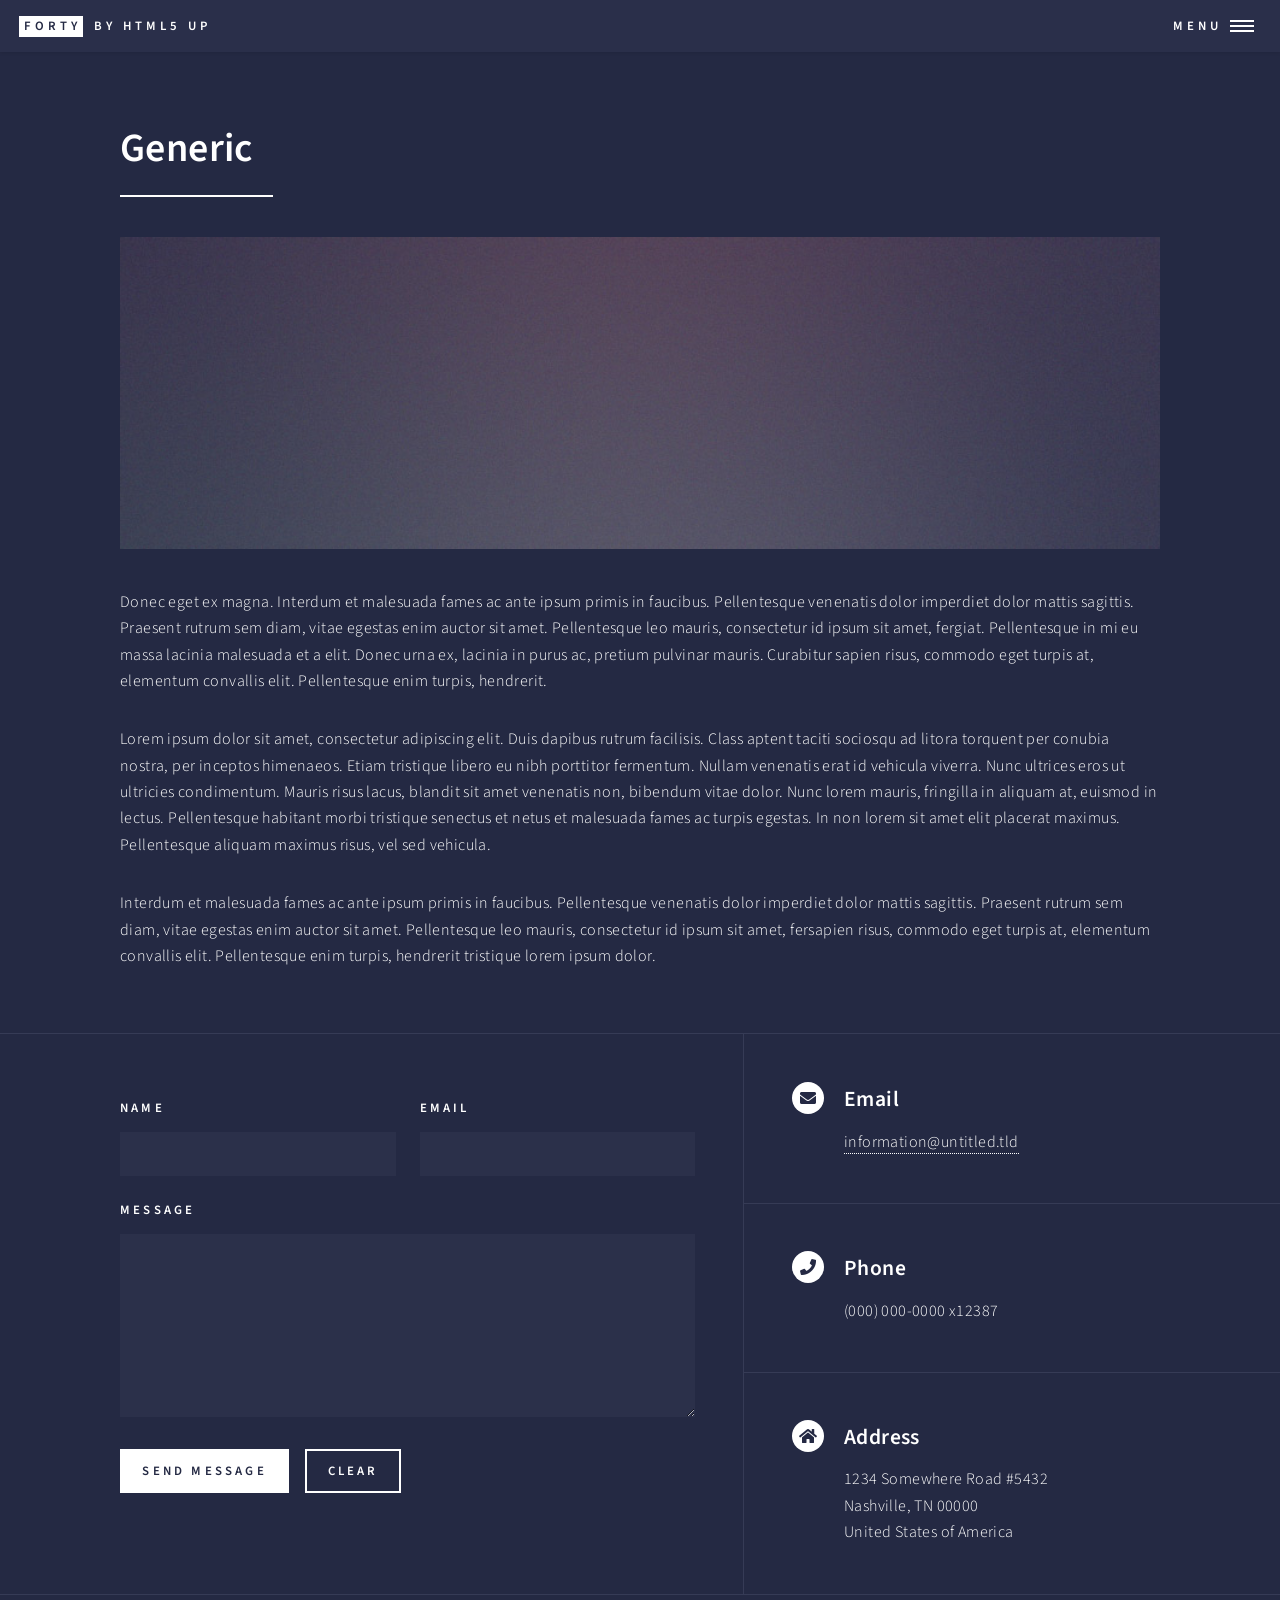
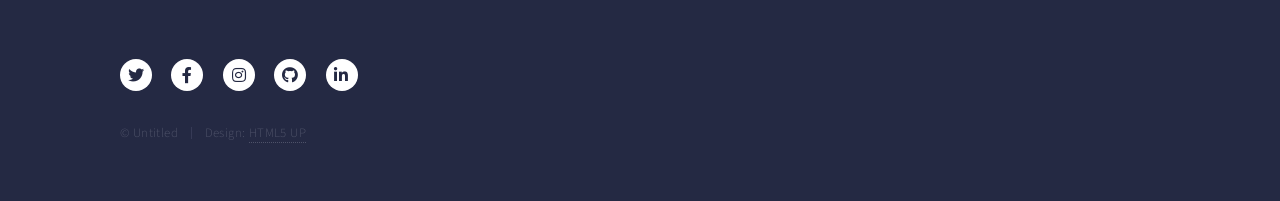
<file: generic.html>
<!DOCTYPE HTML>
<!--
	Forty by HTML5 UP
	html5up.net | @ajlkn
	Free for personal and commercial use under the CCA 3.0 license (html5up.net/license)
-->
<html>
	<head>
		<title>Generic - Forty by HTML5 UP</title>
		<meta charset="utf-8" />
		<meta name="viewport" content="width=device-width, initial-scale=1, user-scalable=no" />
		<link rel="stylesheet" href="assets/css/main.css" />
		<noscript><link rel="stylesheet" href="assets/css/noscript.css" /></noscript>
	</head>
	<body class="is-preload">

		<!-- Wrapper -->
			<div id="wrapper">

				<!-- Header -->
					<header id="header">
						<a href="index.html" class="logo"><strong>Forty</strong> <span>by HTML5 UP</span></a>
						<nav>
							<a href="#menu">Menu</a>
						</nav>
					</header>

				<!-- Menu -->
					<nav id="menu">
						<ul class="links">
							<li><a href="index.html">Home</a></li>
							<li><a href="landing.html">Landing</a></li>
							<li><a href="generic.html">Generic</a></li>
							<li><a href="elements.html">Elements</a></li>
						</ul>
						<ul class="actions stacked">
							<li><a href="#" class="button primary fit">Get Started</a></li>
							<li><a href="#" class="button fit">Log In</a></li>
						</ul>
					</nav>

				<!-- Main -->
					<div id="main" class="alt">

						<!-- One -->
							<section id="one">
								<div class="inner">
									<header class="major">
										<h1>Generic</h1>
									</header>
									<span class="image main"><img src="images/pic11.jpg" alt="" /></span>
									<p>Donec eget ex magna. Interdum et malesuada fames ac ante ipsum primis in faucibus. Pellentesque venenatis dolor imperdiet dolor mattis sagittis. Praesent rutrum sem diam, vitae egestas enim auctor sit amet. Pellentesque leo mauris, consectetur id ipsum sit amet, fergiat. Pellentesque in mi eu massa lacinia malesuada et a elit. Donec urna ex, lacinia in purus ac, pretium pulvinar mauris. Curabitur sapien risus, commodo eget turpis at, elementum convallis elit. Pellentesque enim turpis, hendrerit.</p>
									<p>Lorem ipsum dolor sit amet, consectetur adipiscing elit. Duis dapibus rutrum facilisis. Class aptent taciti sociosqu ad litora torquent per conubia nostra, per inceptos himenaeos. Etiam tristique libero eu nibh porttitor fermentum. Nullam venenatis erat id vehicula viverra. Nunc ultrices eros ut ultricies condimentum. Mauris risus lacus, blandit sit amet venenatis non, bibendum vitae dolor. Nunc lorem mauris, fringilla in aliquam at, euismod in lectus. Pellentesque habitant morbi tristique senectus et netus et malesuada fames ac turpis egestas. In non lorem sit amet elit placerat maximus. Pellentesque aliquam maximus risus, vel sed vehicula.</p>
									<p>Interdum et malesuada fames ac ante ipsum primis in faucibus. Pellentesque venenatis dolor imperdiet dolor mattis sagittis. Praesent rutrum sem diam, vitae egestas enim auctor sit amet. Pellentesque leo mauris, consectetur id ipsum sit amet, fersapien risus, commodo eget turpis at, elementum convallis elit. Pellentesque enim turpis, hendrerit tristique lorem ipsum dolor.</p>
								</div>
							</section>

					</div>

				<!-- Contact -->
					<section id="contact">
						<div class="inner">
							<section>
								<form method="post" action="#">
									<div class="fields">
										<div class="field half">
											<label for="name">Name</label>
											<input type="text" name="name" id="name" />
										</div>
										<div class="field half">
											<label for="email">Email</label>
											<input type="text" name="email" id="email" />
										</div>
										<div class="field">
											<label for="message">Message</label>
											<textarea name="message" id="message" rows="6"></textarea>
										</div>
									</div>
									<ul class="actions">
										<li><input type="submit" value="Send Message" class="primary" /></li>
										<li><input type="reset" value="Clear" /></li>
									</ul>
								</form>
							</section>
							<section class="split">
								<section>
									<div class="contact-method">
										<span class="icon solid alt fa-envelope"></span>
										<h3>Email</h3>
										<a href="#">information@untitled.tld</a>
									</div>
								</section>
								<section>
									<div class="contact-method">
										<span class="icon solid alt fa-phone"></span>
										<h3>Phone</h3>
										<span>(000) 000-0000 x12387</span>
									</div>
								</section>
								<section>
									<div class="contact-method">
										<span class="icon solid alt fa-home"></span>
										<h3>Address</h3>
										<span>1234 Somewhere Road #5432<br />
										Nashville, TN 00000<br />
										United States of America</span>
									</div>
								</section>
							</section>
						</div>
					</section>

				<!-- Footer -->
					<footer id="footer">
						<div class="inner">
							<ul class="icons">
								<li><a href="#" class="icon brands alt fa-twitter"><span class="label">Twitter</span></a></li>
								<li><a href="#" class="icon brands alt fa-facebook-f"><span class="label">Facebook</span></a></li>
								<li><a href="#" class="icon brands alt fa-instagram"><span class="label">Instagram</span></a></li>
								<li><a href="#" class="icon brands alt fa-github"><span class="label">GitHub</span></a></li>
								<li><a href="#" class="icon brands alt fa-linkedin-in"><span class="label">LinkedIn</span></a></li>
							</ul>
							<ul class="copyright">
								<li>&copy; Untitled</li><li>Design: <a href="https://html5up.net">HTML5 UP</a></li>
							</ul>
						</div>
					</footer>

			</div>

		<!-- Scripts -->
			<script src="assets/js/jquery.min.js"></script>
			<script src="assets/js/jquery.scrolly.min.js"></script>
			<script src="assets/js/jquery.scrollex.min.js"></script>
			<script src="assets/js/browser.min.js"></script>
			<script src="assets/js/breakpoints.min.js"></script>
			<script src="assets/js/util.js"></script>
			<script src="assets/js/main.js"></script>

	</body>
</html>
</file>
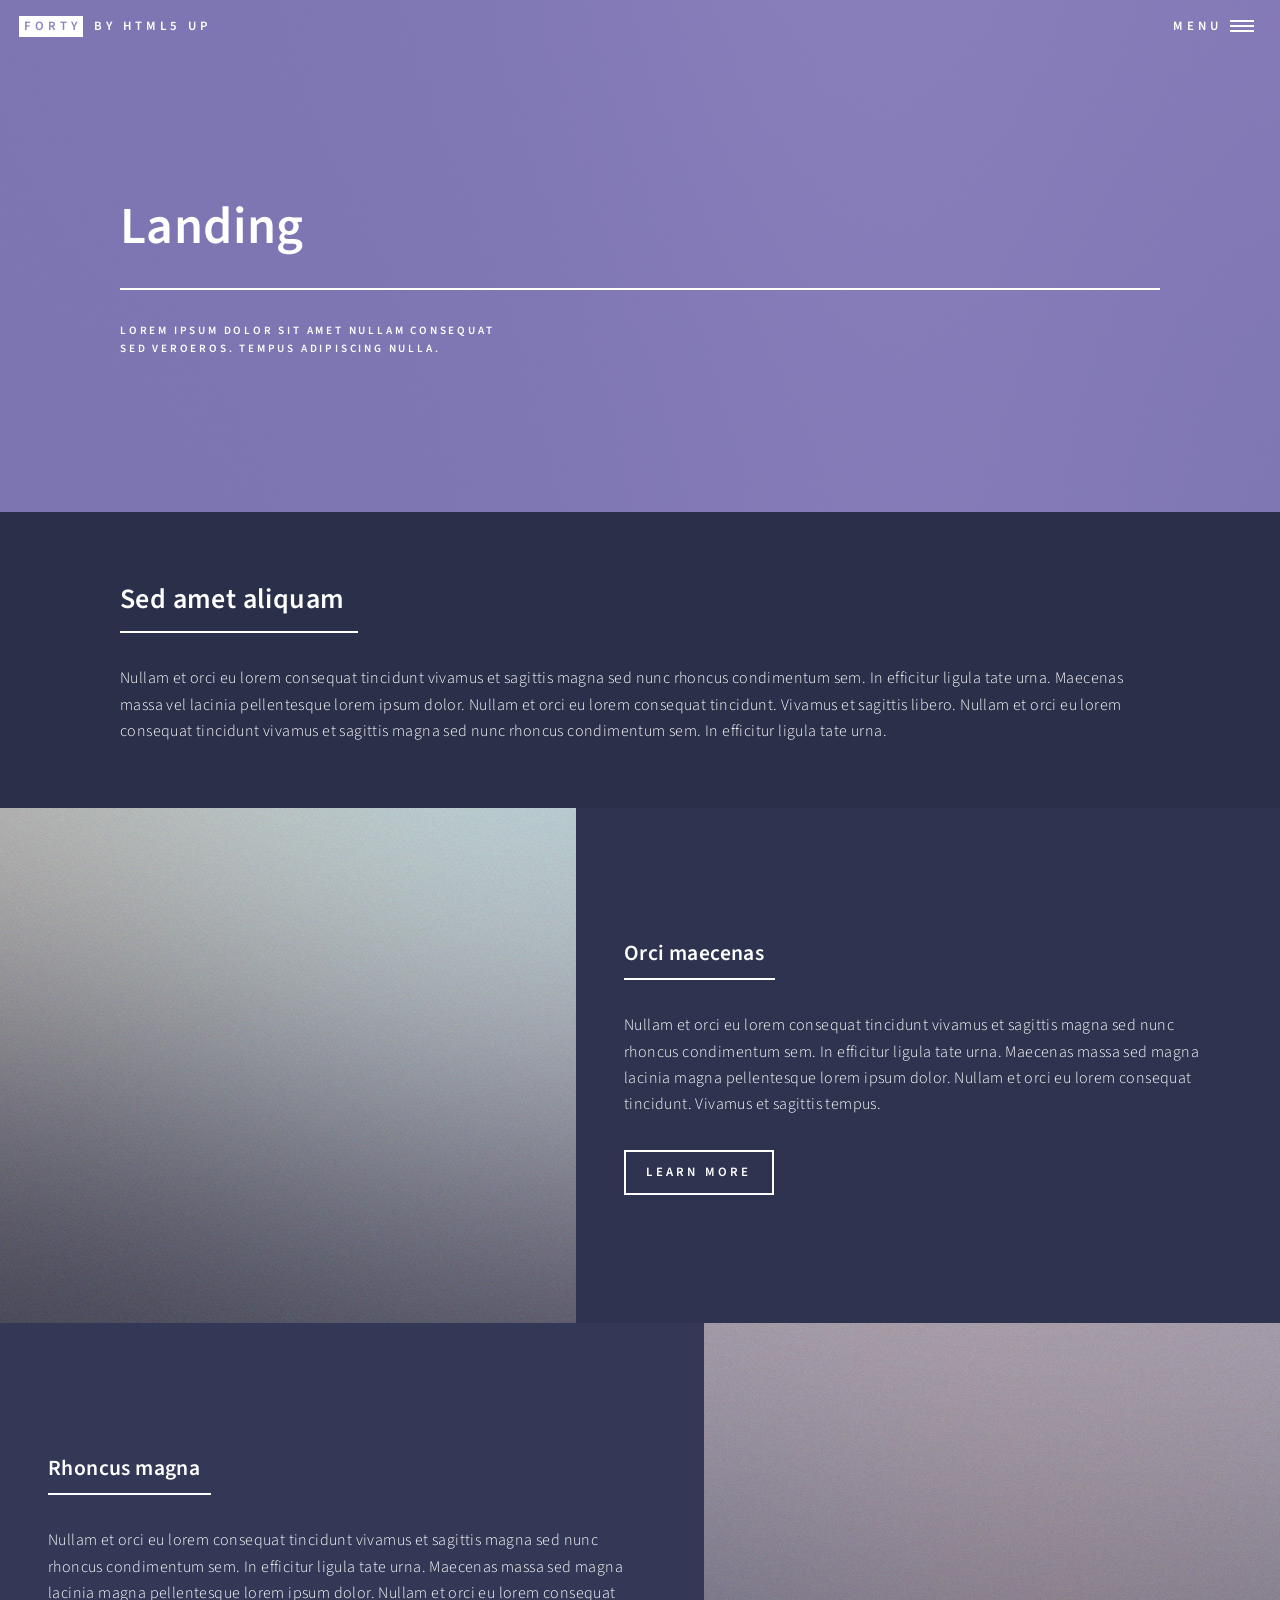
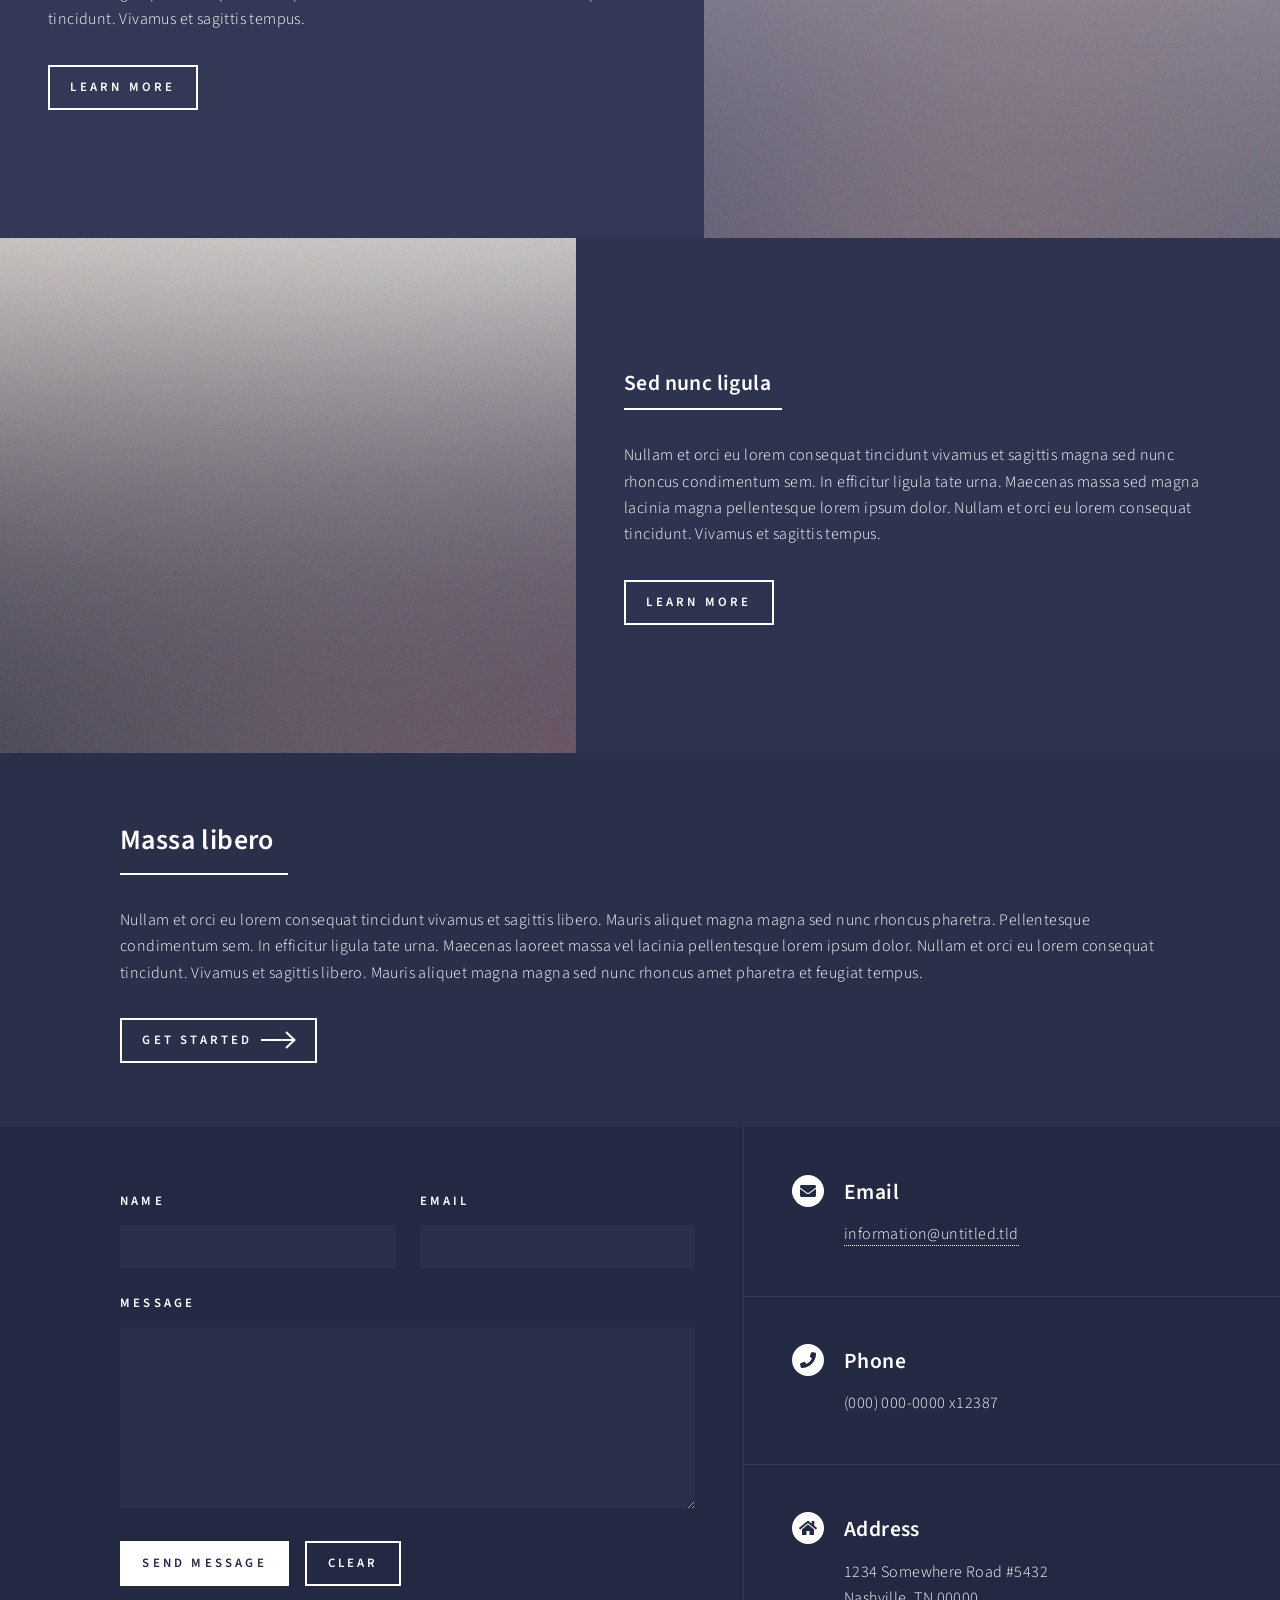
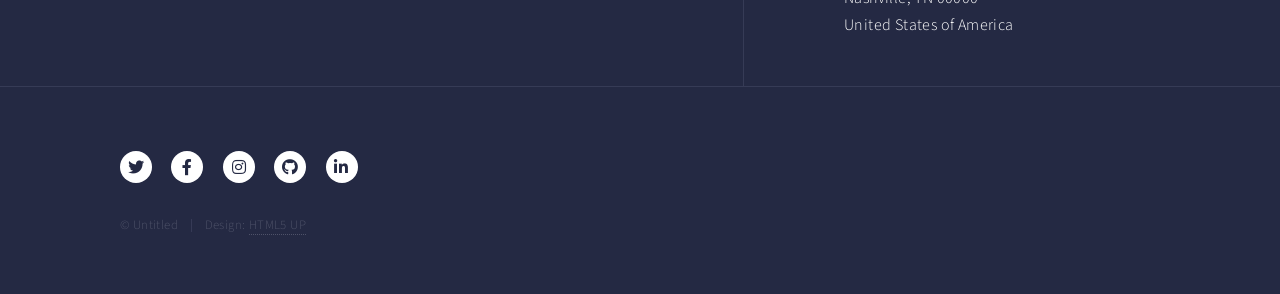
<file: landing.html>
<!DOCTYPE HTML>
<!--
	Forty by HTML5 UP
	html5up.net | @ajlkn
	Free for personal and commercial use under the CCA 3.0 license (html5up.net/license)
-->
<html>
	<head>
		<title>Landing - Forty by HTML5 UP</title>
		<meta charset="utf-8" />
		<meta name="viewport" content="width=device-width, initial-scale=1, user-scalable=no" />
		<link rel="stylesheet" href="assets/css/main.css" />
		<noscript><link rel="stylesheet" href="assets/css/noscript.css" /></noscript>
	</head>
	<body class="is-preload">

		<!-- Wrapper -->
			<div id="wrapper">

				<!-- Header -->
				<!-- Note: The "styleN" class below should match that of the banner element. -->
					<header id="header" class="alt style2">
						<a href="index.html" class="logo"><strong>Forty</strong> <span>by HTML5 UP</span></a>
						<nav>
							<a href="#menu">Menu</a>
						</nav>
					</header>

				<!-- Menu -->
					<nav id="menu">
						<ul class="links">
							<li><a href="index.html">Home</a></li>
							<li><a href="landing.html">Landing</a></li>
							<li><a href="generic.html">Generic</a></li>
							<li><a href="elements.html">Elements</a></li>
						</ul>
						<ul class="actions stacked">
							<li><a href="#" class="button primary fit">Get Started</a></li>
							<li><a href="#" class="button fit">Log In</a></li>
						</ul>
					</nav>

				<!-- Banner -->
				<!-- Note: The "styleN" class below should match that of the header element. -->
					<section id="banner" class="style2">
						<div class="inner">
							<span class="image">
								<img src="images/pic07.jpg" alt="" />
							</span>
							<header class="major">
								<h1>Landing</h1>
							</header>
							<div class="content">
								<p>Lorem ipsum dolor sit amet nullam consequat<br />
								sed veroeros. tempus adipiscing nulla.</p>
							</div>
						</div>
					</section>

				<!-- Main -->
					<div id="main">

						<!-- One -->
							<section id="one">
								<div class="inner">
									<header class="major">
										<h2>Sed amet aliquam</h2>
									</header>
									<p>Nullam et orci eu lorem consequat tincidunt vivamus et sagittis magna sed nunc rhoncus condimentum sem. In efficitur ligula tate urna. Maecenas massa vel lacinia pellentesque lorem ipsum dolor. Nullam et orci eu lorem consequat tincidunt. Vivamus et sagittis libero. Nullam et orci eu lorem consequat tincidunt vivamus et sagittis magna sed nunc rhoncus condimentum sem. In efficitur ligula tate urna.</p>
								</div>
							</section>

						<!-- Two -->
							<section id="two" class="spotlights">
								<section>
									<a href="generic.html" class="image">
										<img src="images/pic08.jpg" alt="" data-position="center center" />
									</a>
									<div class="content">
										<div class="inner">
											<header class="major">
												<h3>Orci maecenas</h3>
											</header>
											<p>Nullam et orci eu lorem consequat tincidunt vivamus et sagittis magna sed nunc rhoncus condimentum sem. In efficitur ligula tate urna. Maecenas massa sed magna lacinia magna pellentesque lorem ipsum dolor. Nullam et orci eu lorem consequat tincidunt. Vivamus et sagittis tempus.</p>
											<ul class="actions">
												<li><a href="generic.html" class="button">Learn more</a></li>
											</ul>
										</div>
									</div>
								</section>
								<section>
									<a href="generic.html" class="image">
										<img src="images/pic09.jpg" alt="" data-position="top center" />
									</a>
									<div class="content">
										<div class="inner">
											<header class="major">
												<h3>Rhoncus magna</h3>
											</header>
											<p>Nullam et orci eu lorem consequat tincidunt vivamus et sagittis magna sed nunc rhoncus condimentum sem. In efficitur ligula tate urna. Maecenas massa sed magna lacinia magna pellentesque lorem ipsum dolor. Nullam et orci eu lorem consequat tincidunt. Vivamus et sagittis tempus.</p>
											<ul class="actions">
												<li><a href="generic.html" class="button">Learn more</a></li>
											</ul>
										</div>
									</div>
								</section>
								<section>
									<a href="generic.html" class="image">
										<img src="images/pic10.jpg" alt="" data-position="25% 25%" />
									</a>
									<div class="content">
										<div class="inner">
											<header class="major">
												<h3>Sed nunc ligula</h3>
											</header>
											<p>Nullam et orci eu lorem consequat tincidunt vivamus et sagittis magna sed nunc rhoncus condimentum sem. In efficitur ligula tate urna. Maecenas massa sed magna lacinia magna pellentesque lorem ipsum dolor. Nullam et orci eu lorem consequat tincidunt. Vivamus et sagittis tempus.</p>
											<ul class="actions">
												<li><a href="generic.html" class="button">Learn more</a></li>
											</ul>
										</div>
									</div>
								</section>
							</section>

						<!-- Three -->
							<section id="three">
								<div class="inner">
									<header class="major">
										<h2>Massa libero</h2>
									</header>
									<p>Nullam et orci eu lorem consequat tincidunt vivamus et sagittis libero. Mauris aliquet magna magna sed nunc rhoncus pharetra. Pellentesque condimentum sem. In efficitur ligula tate urna. Maecenas laoreet massa vel lacinia pellentesque lorem ipsum dolor. Nullam et orci eu lorem consequat tincidunt. Vivamus et sagittis libero. Mauris aliquet magna magna sed nunc rhoncus amet pharetra et feugiat tempus.</p>
									<ul class="actions">
										<li><a href="generic.html" class="button next">Get Started</a></li>
									</ul>
								</div>
							</section>

					</div>

				<!-- Contact -->
					<section id="contact">
						<div class="inner">
							<section>
								<form method="post" action="#">
									<div class="fields">
										<div class="field half">
											<label for="name">Name</label>
											<input type="text" name="name" id="name" />
										</div>
										<div class="field half">
											<label for="email">Email</label>
											<input type="text" name="email" id="email" />
										</div>
										<div class="field">
											<label for="message">Message</label>
											<textarea name="message" id="message" rows="6"></textarea>
										</div>
									</div>
									<ul class="actions">
										<li><input type="submit" value="Send Message" class="primary" /></li>
										<li><input type="reset" value="Clear" /></li>
									</ul>
								</form>
							</section>
							<section class="split">
								<section>
									<div class="contact-method">
										<span class="icon solid alt fa-envelope"></span>
										<h3>Email</h3>
										<a href="#">information@untitled.tld</a>
									</div>
								</section>
								<section>
									<div class="contact-method">
										<span class="icon solid alt fa-phone"></span>
										<h3>Phone</h3>
										<span>(000) 000-0000 x12387</span>
									</div>
								</section>
								<section>
									<div class="contact-method">
										<span class="icon solid alt fa-home"></span>
										<h3>Address</h3>
										<span>1234 Somewhere Road #5432<br />
										Nashville, TN 00000<br />
										United States of America</span>
									</div>
								</section>
							</section>
						</div>
					</section>

				<!-- Footer -->
					<footer id="footer">
						<div class="inner">
							<ul class="icons">
								<li><a href="#" class="icon brands alt fa-twitter"><span class="label">Twitter</span></a></li>
								<li><a href="#" class="icon brands alt fa-facebook-f"><span class="label">Facebook</span></a></li>
								<li><a href="#" class="icon brands alt fa-instagram"><span class="label">Instagram</span></a></li>
								<li><a href="#" class="icon brands alt fa-github"><span class="label">GitHub</span></a></li>
								<li><a href="#" class="icon brands alt fa-linkedin-in"><span class="label">LinkedIn</span></a></li>
							</ul>
							<ul class="copyright">
								<li>&copy; Untitled</li><li>Design: <a href="https://html5up.net">HTML5 UP</a></li>
							</ul>
						</div>
					</footer>

			</div>

		<!-- Scripts -->
			<script src="assets/js/jquery.min.js"></script>
			<script src="assets/js/jquery.scrolly.min.js"></script>
			<script src="assets/js/jquery.scrollex.min.js"></script>
			<script src="assets/js/browser.min.js"></script>
			<script src="assets/js/breakpoints.min.js"></script>
			<script src="assets/js/util.js"></script>
			<script src="assets/js/main.js"></script>

	</body>
</html>
</file>
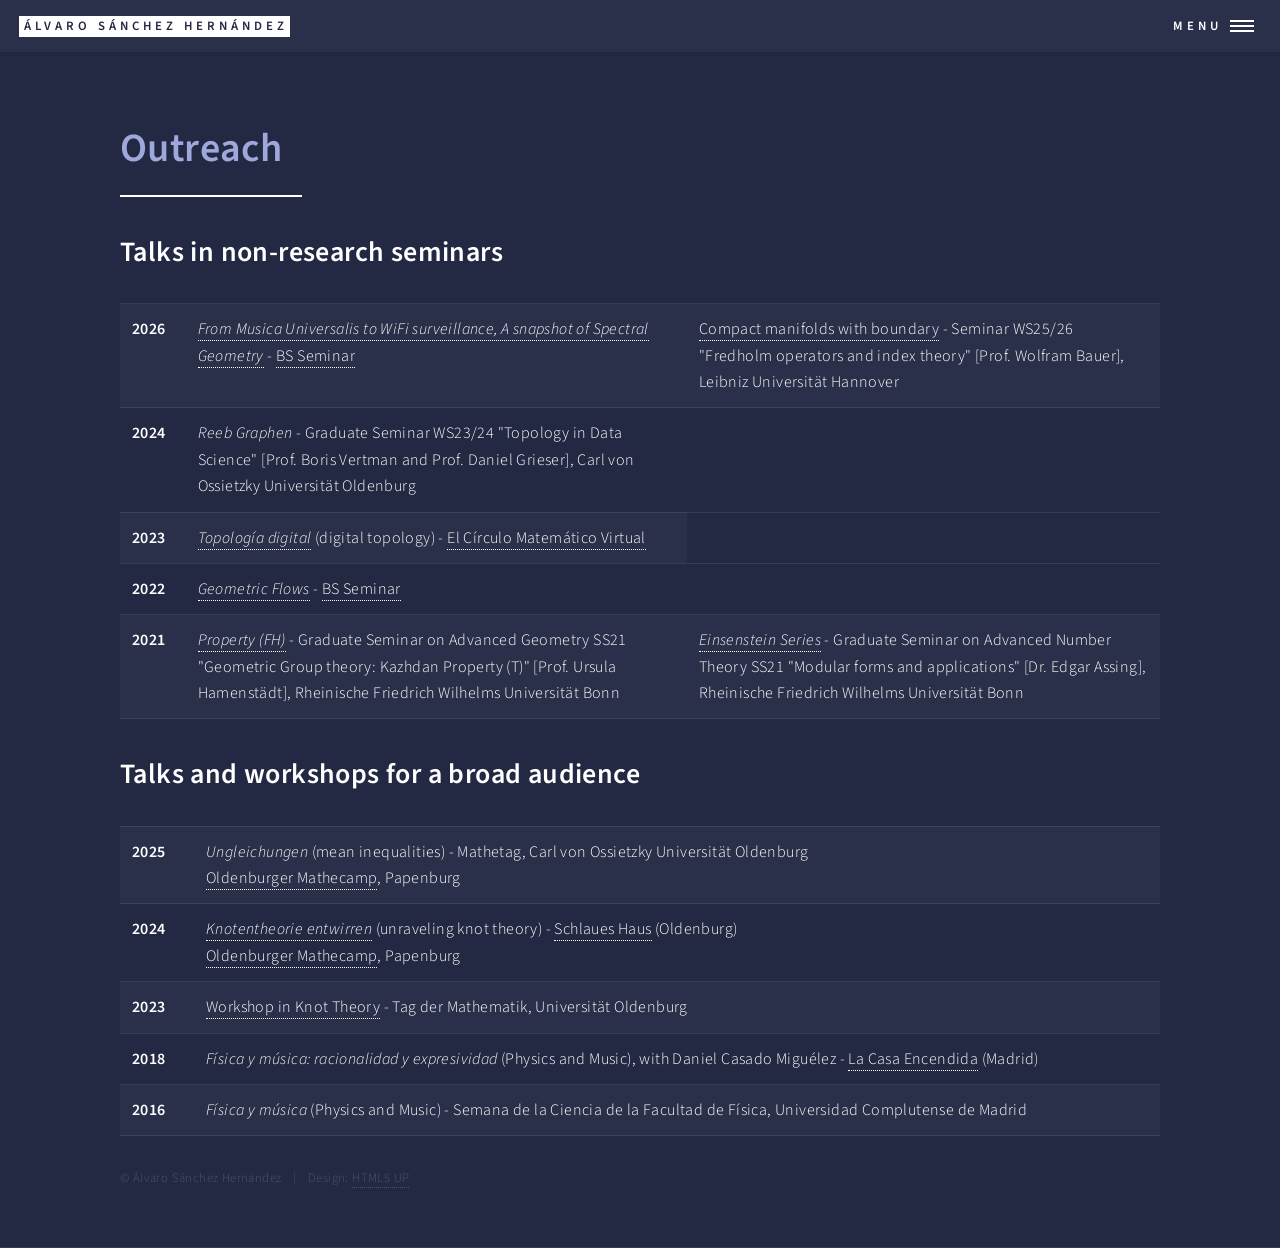
<file: outreach.html>
<!DOCTYPE HTML>
<!--
	Forty by HTML5 UP
	html5up.net | @ajlkn
	Free for personal and commercial use under the CCA 3.0 license (html5up.net/license)
-->
<html>
	<head>
		<title>Álvaro Sánchez Hernández</title>
		<meta charset="utf-8" />
		<meta name="viewport" content="width=device-width, initial-scale=1, user-scalable=no" />
		<link rel="stylesheet" href="assets/css/main.css" />
		<noscript><link rel="stylesheet" href="assets/css/noscript.css" /></noscript>
	</head>
	<body class="is-preload">

		<!-- Wrapper -->
			<div id="wrapper">

				<!-- Header -->
					<header id="header">
						<a href="index.html" class="logo"><strong>Álvaro Sánchez Hernández</strong> </a>
						<nav>
							<a href="#menu">Menu</a>
						</nav>
					</header>

				<!-- Menu -->
					<nav id="menu">
						<ul class="links">
							<li><a href="index.html">Home</a></li>
							<li><a href="about.html">About me</a></li>
							<li><a href="research.html">Research</a></li>
							<li><a href="teaching.html">Teaching</a></li>
							<li><a href="publications.html">Publications and talks</a></li>
							<li><a href="outreach.html">Outreach</a></li>
							<li><a href="miscellanea.html">Miscellanea</a></li>
						</ul>
					</nav>

				<!-- Main -->
					<div id="main" class="alt">

						<!-- One -->
							<section id="one">
								<div class="inner">
									<header class="major">
										<h1 style="color: #9fa8da;">Outreach</h1>
									</header>

									<!-- Content -->
									<h2>Talks in non-research seminars</h2>
										<table style="border: none;">
											  <tr>
												<td style="padding-right: 20px;"><strong>2026</strong></td>
												<td><a href="docs/BS Seminar.pdf" target="_blank"><i>From Musica Universalis to WiFi surveillance, A snapshot of Spectral Geometry</i></a> - <a href="https://sites.google.com/view/bsseminar" target="_blank">BS Seminar</a>
												</td>
												<td><a href="docs/Seminar_WS25_Fredholm_Operators_and_Index_Theory__Compact_Manifolds_with_Boundary.pdf" target="_blank">Compact manifolds with boundary</a> - Seminar WS25/26 "Fredholm operators and index theory" [Prof. Wolfram Bauer], Leibniz Universität Hannover</td>
											  </tr>
											  <tr>
												<td style="padding-right: 20px;"><strong>2024</strong></td>
												<td><i>Reeb Graphen</i> - Graduate Seminar WS23/24 "Topology in Data Science" [Prof. Boris Vertman and Prof. Daniel Grieser], Carl von Ossietzky Universität Oldenburg<br>
												</td>
											  </tr>
											  <tr>
												<td style="padding-right: 20px;"><strong>2023</strong></td>
												<td><a href="docs/Topología Digital.pdf" target="_blank"><i>Topología digital</i></a> (digital topology) - <a href="https://www.instagram.com/p/CWLEvR1Ij2A/?igsh=YTZycmhpNDdndDl2" target="_blank">El Círculo Matemático Virtual</a></td>
											  </tr>
											  <tr>
												<td style="padding-right: 20px;"><strong>2022</strong></td>
												<td><a href="docs/Geometric Flows Notes.pdf" target="_blank"><i>Geometric Flows</i></a> - <a href="https://sites.google.com/view/bsseminar" target="_blank">BS Seminar</a><br>
												</td>
											  </tr>
											  <tr>
												<td style="padding-right: 20px;"><strong>2021</strong></td>
												<td><a href="docs/Property (FH).pdf" target="_blank"><i>Property (FH)</i></a> - Graduate Seminar on Advanced Geometry SS21 "Geometric Group theory: Kazhdan Property (T)" [Prof. Ursula Hamenstädt], Rheinische Friedrich Wilhelms Universität Bonn</a><br>
												</td>
												<td><a href="docs/Eisenstein Series.pdf" target="_blank"><i>Einsenstein Series</i></a> - Graduate Seminar on Advanced Number Theory SS21 "Modular forms and applications" [Dr. Edgar Assing], Rheinische Friedrich Wilhelms Universität Bonn</a><br>
												</td>
											  </tr>
											</table>
									
									<h2>Talks and workshops for a broad audience</h2>
										<table style="border: none;">
										  <tr>
											<td style="padding-right: 20px;"><strong>2025</strong></td>
											<td><i>Ungleichungen</i> (mean inequalities) - Mathetag, Carl von Ossietzky Universität Oldenburg<br>
											<a href="https://uol.de/mathematik/aktuelles/angebote-fuer-schulen/mathe-camp" target="_blank">Oldenburger Mathecamp</a>, Papenburg</td>
										  </tr>
										  <tr>
											<td style="padding-right: 20px;"><strong>2024</strong></td>
											<td><a href="docs/Knotentheorie entwirren Schlaues Haus.pdf" target="_blank"><i>Knotentheorie entwirren</i></a> (unraveling knot theory) - <a href="https://www.schlaues-haus.de/internationaler-tag-der-mathematik/" target="_blank">Schlaues Haus</a> (Oldenburg)<br>
											<a href="docs/Mathe_Camp_2024.pdf" target="_blank">Oldenburger Mathecamp</a>, Papenburg</td>
										  </tr>
										  <tr>
											<td style="padding-right: 20px;"><strong>2023</strong></td>
											<td><a href="docs/Knoten entwirren.pdf" target="_blank">Workshop in Knot Theory</a> - Tag der Mathematik, Universität Oldenburg</td>
										  </tr>
										  <tr>
											<td style="padding-right: 20px;"><strong>2018</strong></td>
											<td><i>Física y música: racionalidad y expresividad</i> (Physics and Music), with Daniel Casado Miguélez - <a href="https://www.lacasaencendida.es/encuentros/fisica-musica-racionalidad-expresividad" target="_blank">La Casa Encendida</a> (Madrid)</td>
										  </tr>
										  <tr>
											<td style="padding-right: 20px;"><strong>2016</strong></td>
											<td><i>Física y música</i> (Physics and Music) - Semana de la Ciencia de la Facultad de Física, Universidad Complutense de Madrid</td>
										  </tr>
										</table>
										

				<!-- Footer -->
					<footer id="footer">
						<div class="inner">
							<ul class="copyright">
								<li>&copy; Álvaro Sánchez Hernández</li><li>Design: <a href="https://html5up.net">HTML5 UP</a></li>
							</ul>
						</div>
					</footer>

			</div>

		<!-- Scripts -->
			<script src="assets/js/jquery.min.js"></script>
			<script src="assets/js/jquery.scrolly.min.js"></script>
			<script src="assets/js/jquery.scrollex.min.js"></script>
			<script src="assets/js/browser.min.js"></script>
			<script src="assets/js/breakpoints.min.js"></script>
			<script src="assets/js/util.js"></script>
			<script src="assets/js/main.js"></script>

	</body>
</html>
</file>
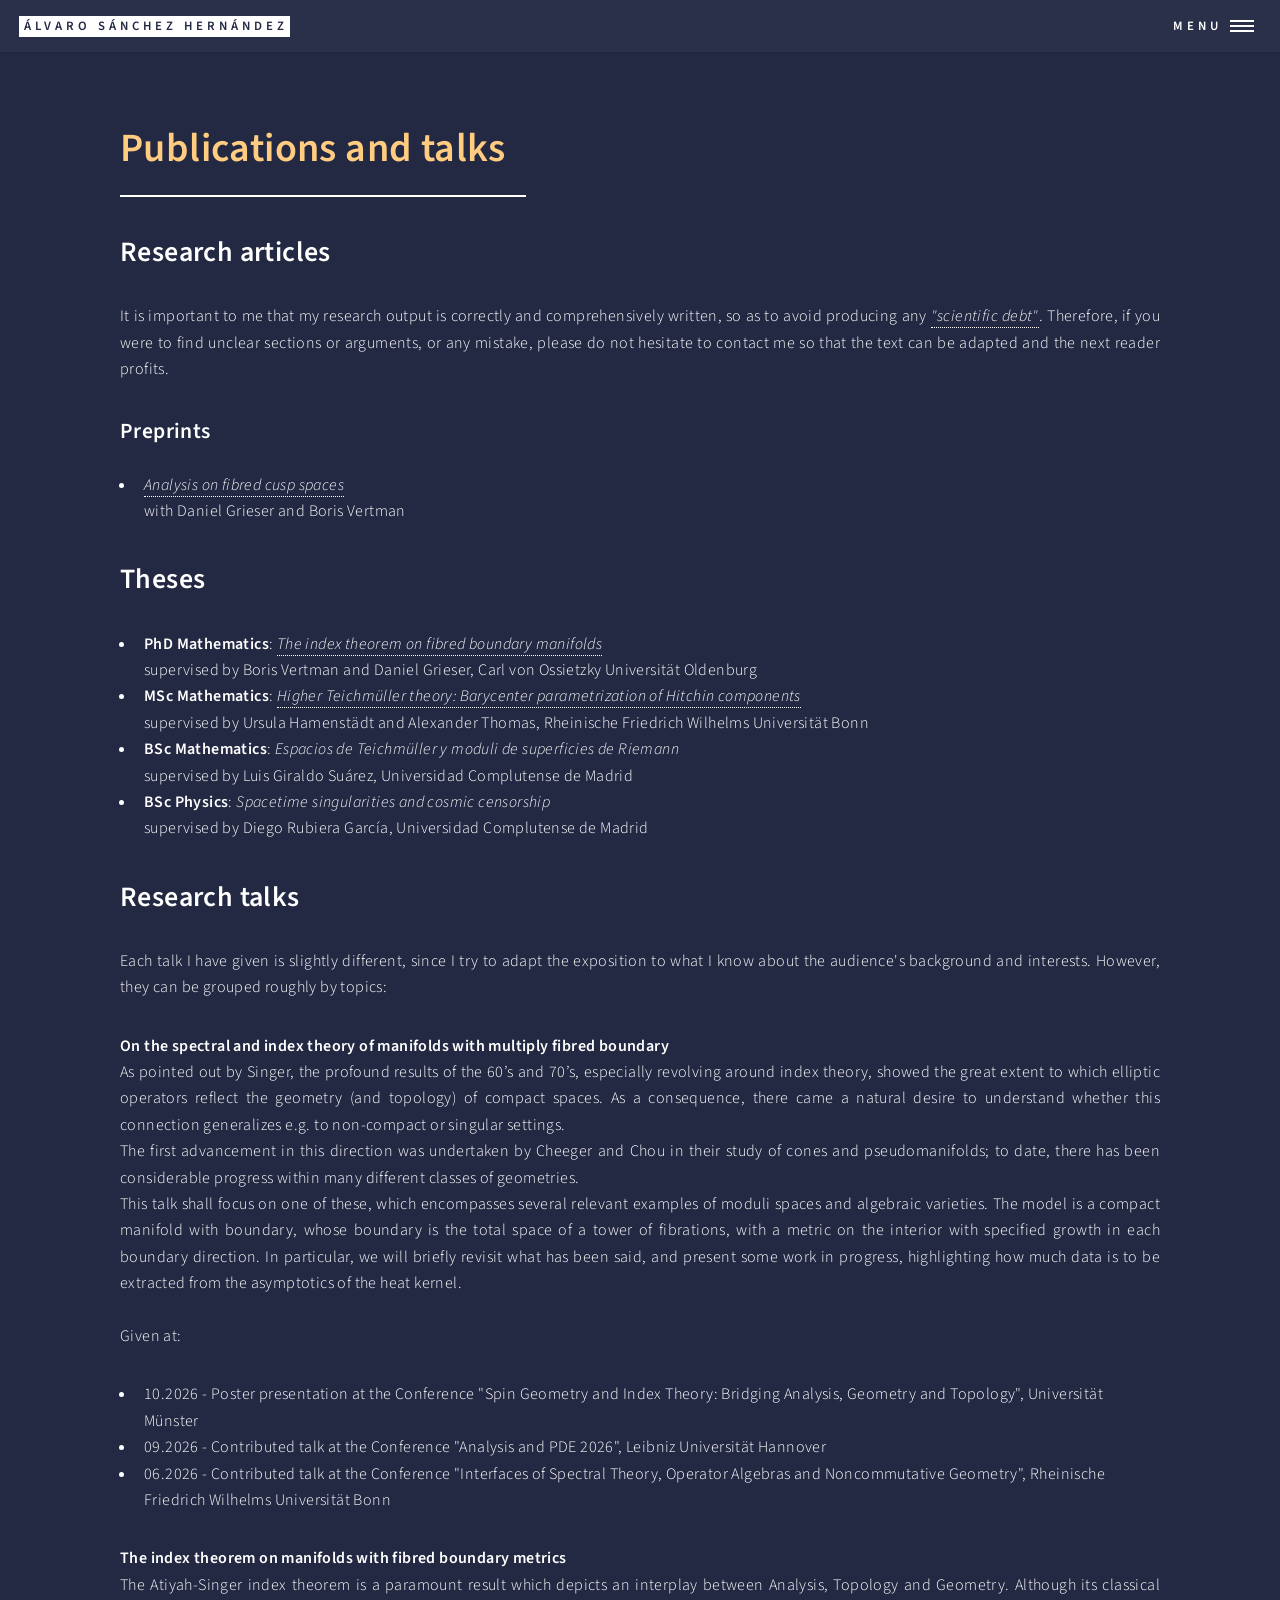
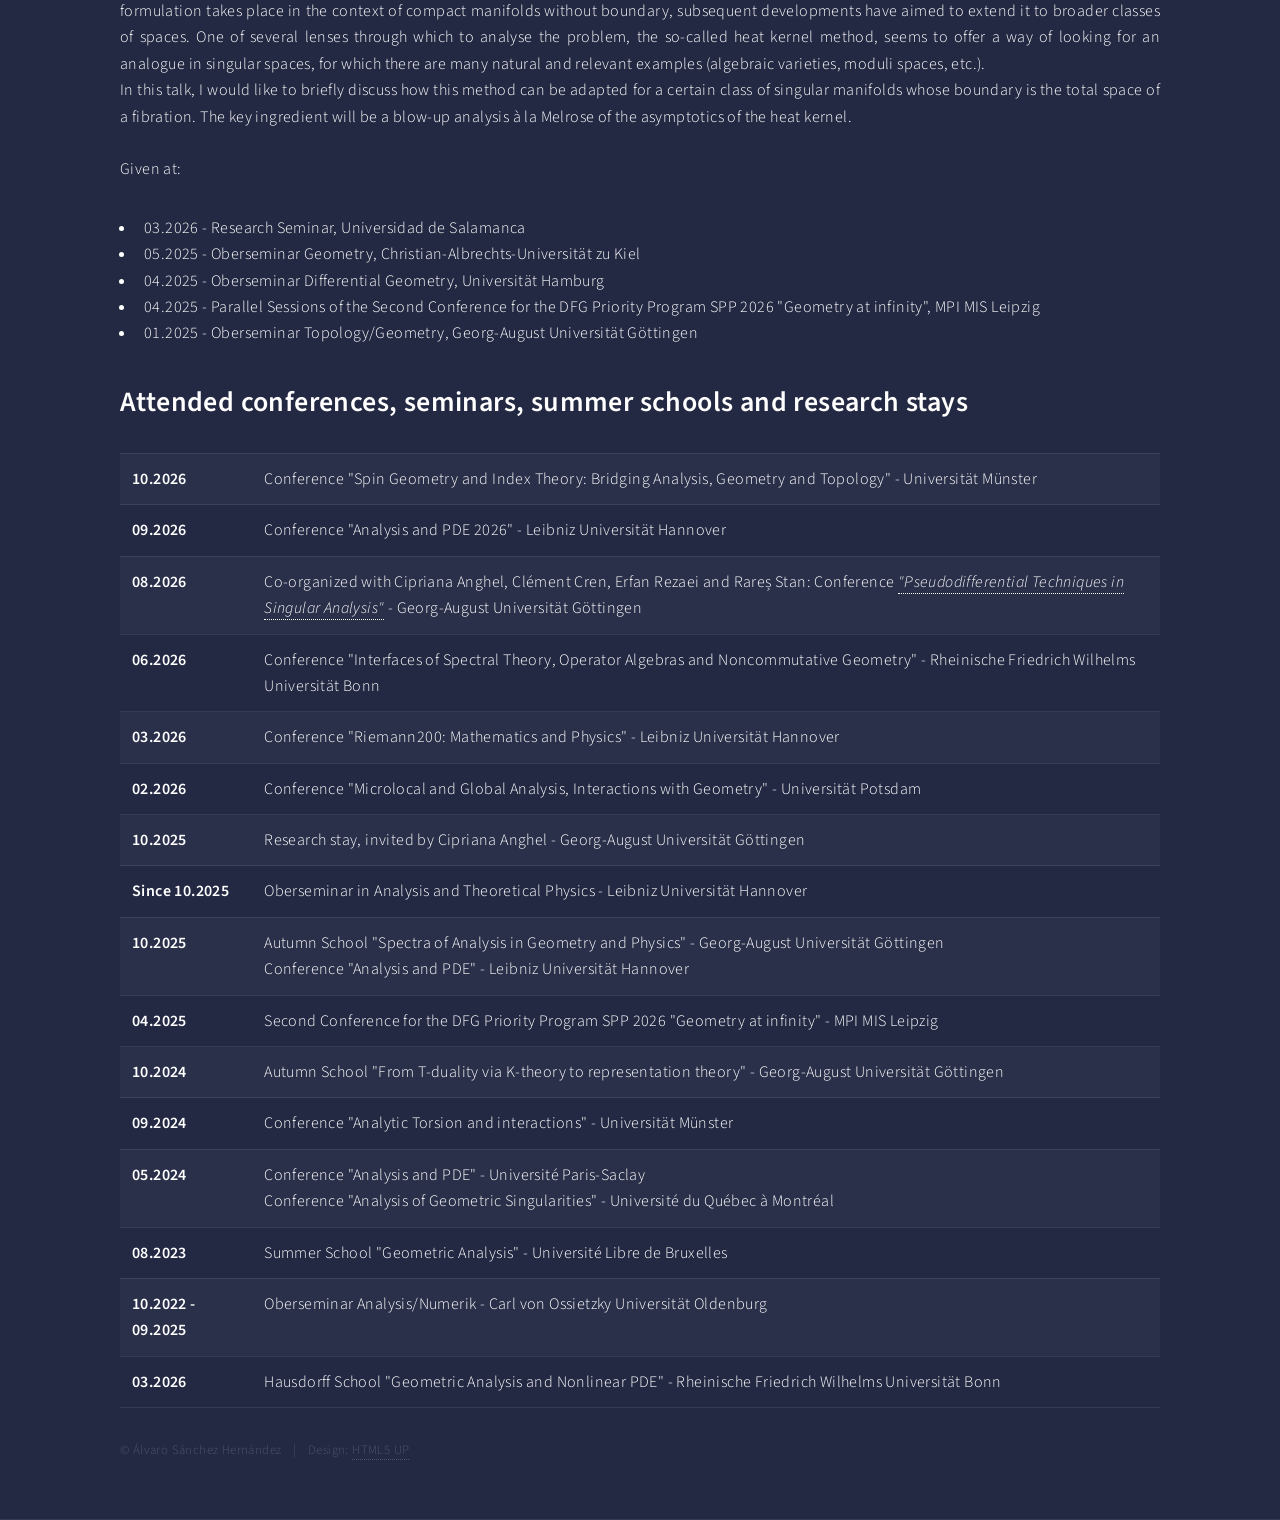
<file: publications.html>
<!DOCTYPE HTML>
<!--
	Forty by HTML5 UP
	html5up.net | @ajlkn
	Free for personal and commercial use under the CCA 3.0 license (html5up.net/license)
-->
<html>
	<head>
		<title>Álvaro Sánchez Hernández</title>
		<meta charset="utf-8" />
		<meta name="viewport" content="width=device-width, initial-scale=1, user-scalable=no" />
		<link rel="stylesheet" href="assets/css/main.css" />
		<noscript><link rel="stylesheet" href="assets/css/noscript.css" /></noscript>
	</head>
	<body class="is-preload">

		<!-- Wrapper -->
			<div id="wrapper">

				<!-- Header -->
					<header id="header">
						<a href="index.html" class="logo"><strong>Álvaro Sánchez Hernández</strong> </a>
						<nav>
							<a href="#menu">Menu</a>
						</nav>
					</header>

				<!-- Menu -->
					<nav id="menu">
						<ul class="links">
							<li><a href="index.html">Home</a></li>
							<li><a href="about.html">About me</a></li>
							<li><a href="research.html">Research</a></li>
							<li><a href="teaching.html">Teaching</a></li>
							<li><a href="publications.html">Publications and talks</a></li>
							<li><a href="outreach.html">Outreach</a></li>
							<li><a href="miscellanea.html">Miscellanea</a></li>
						</ul>
					</nav>

				<!-- Main -->
					<div id="main" class="alt">

						<!-- One -->
							<section id="one">
								<div class="inner">
									<header class="major">
										<h1 style="color: #ffcc80;">Publications and talks</h1>
									</header>

									<!-- Content -->
									<h2>Research articles</h2>
									<p style="text-align: justify;">It is important to me that my research output is correctly and comprehensively written, so as to avoid producing any <a href="https://en.wikipedia.org/wiki/Technical_debt" target="_blank"><i>"scientific debt"</i></a>. Therefore, if you were to find unclear sections or arguments, or any mistake, please do not hesitate to contact me
									so that the text can be adapted and the next reader profits.</p>
									<h3>Preprints</h3>
									<ul>
										<li><a href="https://arxiv.org/abs/2507.15467" target="_blank"><i>Analysis on fibred cusp spaces</i></a><br>
										with Daniel Grieser and Boris Vertman</li>
									</ul>

									<h2>Theses</h2>
									<ul>
										<li><strong>PhD Mathematics</strong>: <a href="https://oops.uni-oldenburg.de/7393/" target="_blank"><i>The index theorem on fibred boundary manifolds</i></a><br>
										supervised by Boris Vertman and Daniel Grieser, Carl von Ossietzky Universität Oldenburg</li>
										<li><strong>MSc Mathematics</strong>: <a href="docs/masterthesis.pdf" target="_blank"><i>Higher Teichmüller theory: Barycenter parametrization of Hitchin components</i></a><br>
										supervised by Ursula Hamenstädt and Alexander Thomas, Rheinische Friedrich Wilhelms Universität Bonn</li>
										<li><strong>BSc Mathematics</strong>: <i>Espacios de Teichmüller y moduli de superficies de Riemann</i><br>
										supervised by Luis Giraldo Suárez, Universidad Complutense de Madrid</li>
										<li><strong>BSc Physics</strong>: <i>Spacetime singularities and cosmic censorship</i><br>
										supervised by Diego Rubiera García, Universidad Complutense de Madrid</li>
									</ul>
									
									<h2>Research talks</h2>
									<p style="text-align: justify;">Each talk I have given is slightly different, since I try to adapt the exposition to what I know about the audience's
									background and interests. However, they can be grouped roughly by topics:
										<p style="text-align: justify;"><strong>On the spectral and index theory of manifolds with multiply fibred boundary</strong><br>
										As pointed out by Singer, the profound results of the 60’s and 70’s, especially revolving around index theory, showed the great extent to which elliptic operators reflect 
										the geometry (and topology) of compact spaces. As a consequence, there came a natural desire to understand whether this connection generalizes e.g. to non-compact or singular settings.<br>
										The first advancement in this direction was undertaken by Cheeger and Chou in their study of cones and pseudomanifolds; to date, there has been considerable progress within many different classes of geometries.<br>
										This talk shall focus on one of these, which encompasses several relevant examples of moduli spaces and algebraic varieties. The model is a compact manifold with boundary, whose boundary 
										is the total space of a tower of fibrations, with a metric on the interior with specified growth in each boundary direction. In particular, we will briefly revisit what has been said, 
										and present some work in progress, highlighting how much data is to be extracted from the asymptotics of the heat kernel.<br><br>
										Given at:
											<ul>
												<li>10.2026 - Poster presentation at the Conference "Spin Geometry and Index Theory: Bridging Analysis, Geometry and Topology", Universität Münster</li>
												<li>09.2026 - Contributed talk at the Conference "Analysis and PDE 2026", Leibniz Universität Hannover</li>
												<li>06.2026 - Contributed talk at the Conference "Interfaces of Spectral Theory, Operator Algebras and Noncommutative Geometry", Rheinische Friedrich Wilhelms Universität Bonn</li>
											</ul>
										</p>
										<p style="text-align: justify;"><strong>The index theorem on manifolds with fibred boundary metrics</strong><br>
										The Atiyah-Singer index theorem is a paramount result which depicts an interplay between Analysis, Topology
										and Geometry. Although its classical formulation takes place in the context of compact manifolds without boundary, subsequent
										developments have aimed to extend it to broader classes of spaces. One of several lenses through which to analyse the
										problem, the so-called heat kernel method, seems to offer a way of looking for an analogue in singular spaces, for
										which there are many natural and relevant examples (algebraic varieties, moduli spaces, etc.).<br>
										In this talk, I would like to briefly discuss how this method can be adapted for a certain class of singular manifolds
										whose boundary is the total space of a fibration. The key ingredient will be a blow-up analysis à la Melrose of the asymptotics of the heat kernel.<br><br>
										Given at:
											<ul>
												<li>03.2026 - Research Seminar, Universidad de Salamanca</li>
												<li>05.2025 - Oberseminar Geometry, Christian-Albrechts-Universität zu Kiel</li>
												<li>04.2025 - Oberseminar Differential Geometry, Universität Hamburg</li>
												<li>04.2025 - Parallel Sessions of the Second Conference for the DFG Priority Program SPP 2026 "Geometry at infinity", MPI MIS Leipzig</li>
												<li>01.2025 - Oberseminar Topology/Geometry, Georg-August Universität Göttingen</li>
											</ul>
										</p>
									</p>

									
									<h2>Attended conferences, seminars, summer schools and research stays</h2>
										<table style="border: none;">
										  <tr>
											<td style="padding-right: 20px;"><strong>10.2026</strong></td>
											<td>Conference "Spin Geometry and Index Theory: Bridging Analysis, Geometry and Topology" - Universität Münster</td>
										  </tr>
										  <tr>
											<td style="padding-right: 20px;"><strong>09.2026</strong></td>
											<td>Conference "Analysis and PDE 2026" - Leibniz Universität Hannover</td>
										  </tr>
										  <tr>
											<td style="padding-right: 20px;"><strong>08.2026</strong></td>
											<td>Co-organized with Cipriana Anghel, Clément Cren, Erfan Rezaei and Rareș Stan: Conference <a href="https://pseudo-singular-analysis.github.io/" target="_blank"><i>"Pseudodifferential Techniques in Singular Analysis"</i></a> - Georg-August Universität Göttingen</td>
										  </tr>
										  <tr>
											<td style="padding-right: 20px;"><strong>06.2026</strong></td>
											<td>Conference "Interfaces of Spectral Theory, Operator Algebras and Noncommutative Geometry" - Rheinische Friedrich Wilhelms Universität Bonn</td>
										  </tr>
										  <tr>
											<td style="padding-right: 20px;"><strong>03.2026</strong></td>
											<td>Conference "Riemann200: Mathematics and Physics" - Leibniz Universität Hannover</td>
										  </tr>
										  <tr>
											<td style="padding-right: 20px;"><strong>02.2026</strong></td>
											<td>Conference "Microlocal and Global Analysis, Interactions with Geometry" - Universität Potsdam</td>
										  </tr>
										  <tr>
											<td style="padding-right: 20px;"><strong>10.2025</strong></td>
											<td>Research stay, invited by Cipriana Anghel - Georg-August Universität Göttingen</td>
										  </tr>
										  <tr>
											<td style="padding-right: 20px;"><strong>Since 10.2025</strong></td>
											<td>Oberseminar in Analysis and Theoretical Physics - Leibniz Universität Hannover</td>
										  </tr>
										  <tr>
											<td style="padding-right: 20px;"><strong>10.2025</strong></td>
											<td>Autumn School "Spectra of Analysis in Geometry and Physics" - Georg-August Universität Göttingen<br>
											Conference "Analysis and PDE" - Leibniz Universität Hannover</td>
										  </tr>
										  <tr>
											<td style="padding-right: 20px;"><strong>04.2025</strong></td>
											<td>Second Conference for the DFG Priority Program SPP 2026 "Geometry at infinity" - MPI MIS Leipzig</td>
										  </tr>
										  <tr>
											<td style="padding-right: 20px;"><strong>10.2024</strong></td>
											<td>Autumn School "From T-duality via K-theory to representation theory" - Georg-August Universität Göttingen</td>
										  </tr>
										  <tr>
											<td style="padding-right: 20px;"><strong>09.2024</strong></td>
											<td>Conference "Analytic Torsion and interactions" - Universität Münster</td>
										  </tr>
										  <tr>
											<td style="padding-right: 20px;"><strong>05.2024</strong></td>
											<td>Conference "Analysis and PDE" - Université Paris-Saclay<br>
											Conference "Analysis of Geometric Singularities" - Université du Québec à Montréal</td>
										  </tr>
										  <tr>
											<td style="padding-right: 20px;"><strong>08.2023</strong></td>
											<td>Summer School "Geometric Analysis" - Université Libre de Bruxelles</td>
										  </tr>
										  <tr>
											<td style="padding-right: 20px;"><strong>10.2022 - 09.2025</strong></td>
											<td>Oberseminar Analysis/Numerik - Carl von Ossietzky Universität Oldenburg</td>
										  </tr>
										  <tr>
											<td style="padding-right: 20px;"><strong>03.2026</strong></td>
											<td>Hausdorff School "Geometric Analysis and Nonlinear PDE" - Rheinische Friedrich Wilhelms Universität Bonn</td>
										  </tr>
										</table>
										

				<!-- Footer -->
					<footer id="footer">
						<div class="inner">
							<ul class="copyright">
								<li>&copy; Álvaro Sánchez Hernández</li><li>Design: <a href="https://html5up.net">HTML5 UP</a></li>
							</ul>
						</div>
					</footer>

			</div>

		<!-- Scripts -->
			<script src="assets/js/jquery.min.js"></script>
			<script src="assets/js/jquery.scrolly.min.js"></script>
			<script src="assets/js/jquery.scrollex.min.js"></script>
			<script src="assets/js/browser.min.js"></script>
			<script src="assets/js/breakpoints.min.js"></script>
			<script src="assets/js/util.js"></script>
			<script src="assets/js/main.js"></script>

	</body>
</html>
</file>
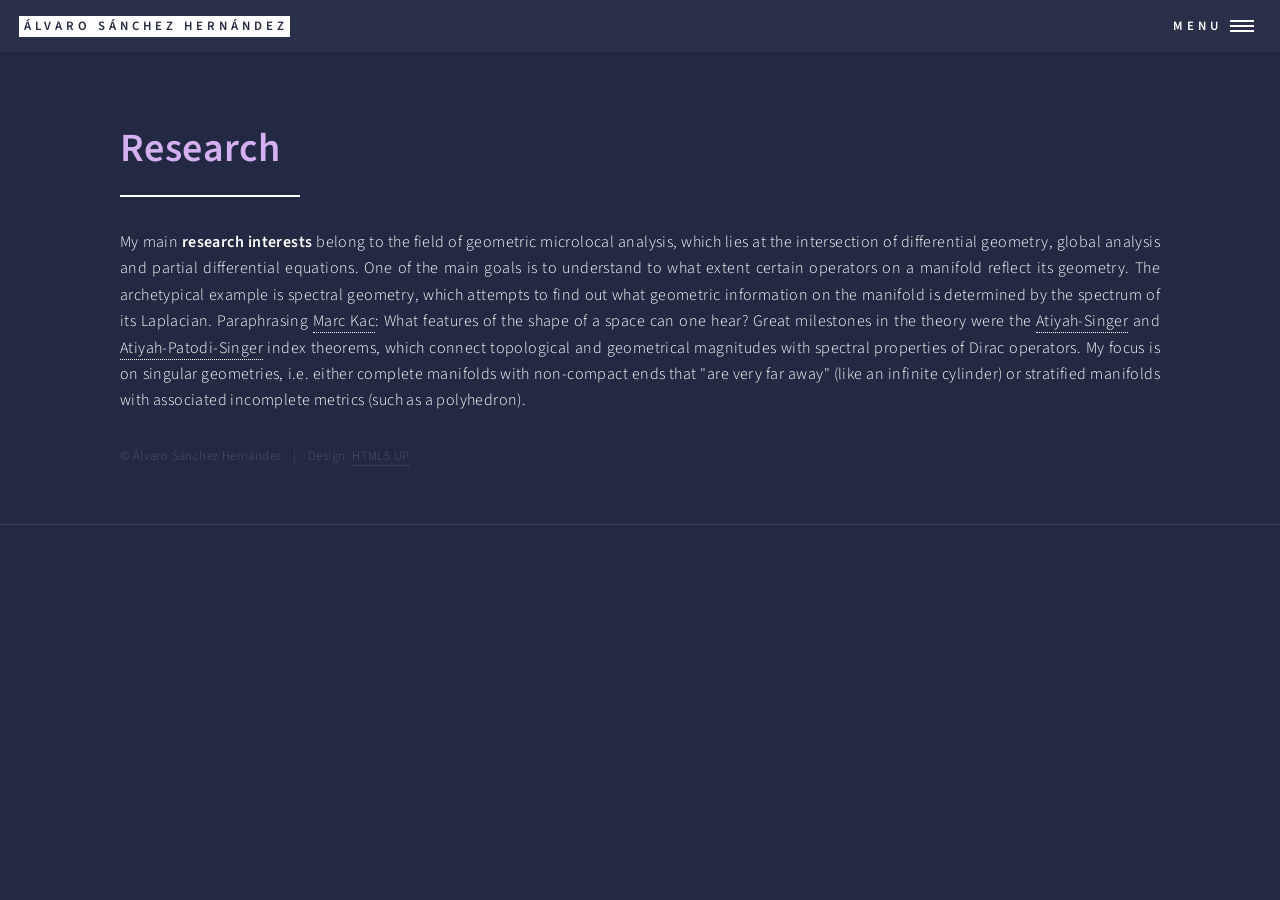
<file: research.html>
<!DOCTYPE HTML>
<!--
	Forty by HTML5 UP
	html5up.net | @ajlkn
	Free for personal and commercial use under the CCA 3.0 license (html5up.net/license)
-->
<html>
	<head>
		<title>Álvaro Sánchez Hernández</title>
		<meta charset="utf-8" />
		<meta name="viewport" content="width=device-width, initial-scale=1, user-scalable=no" />
		<link rel="stylesheet" href="assets/css/main.css" />
		<noscript><link rel="stylesheet" href="assets/css/noscript.css" /></noscript>
	</head>
	<body class="is-preload">

		<!-- Wrapper -->
			<div id="wrapper">

				<!-- Header -->
					<header id="header">
						<a href="index.html" class="logo"><strong>Álvaro Sánchez Hernández</strong> </a>
						<nav>
							<a href="#menu">Menu</a>
						</nav>
					</header>

				<!-- Menu -->
					<nav id="menu">
						<ul class="links">
							<li><a href="index.html">Home</a></li>
							<li><a href="about.html">About me</a></li>
							<li><a href="research.html">Research</a></li>
							<li><a href="teaching.html">Teaching</a></li>
							<li><a href="publications.html">Publications and talks</a></li>
							<li><a href="outreach.html">Outreach</a></li>
							<li><a href="miscellanea.html">Miscellanea</a></li>
						</ul>
					</nav>

				<!-- Main -->
					<div id="main" class="alt">

						<!-- One -->
							<section id="one">
								<div class="inner">
									<header class="major">
										<h1 style="color: #d4b0f0;">Research</h1>
									</header>

									<!-- Content -->
										<p style="text-align: justify;">My main <strong>research interests</strong> belong to the field of geometric microlocal analysis, which lies at the intersection of differential geometry, global analysis and partial differential equations.
										One of the main goals is to understand to what extent certain operators on a manifold reflect its geometry. The archetypical example is spectral geometry, which attempts to find out what
										geometric information on the manifold is determined by the spectrum of its Laplacian. Paraphrasing <a href="https://www.jstor.org/stable/2313748?seq=1" target="_blank">Marc Kac</a>: What features of the shape of a space can one hear?
										Great milestones in the theory were the <a href="https://www.jstor.org/stable/1970715?seq=1" target="_blank">Atiyah-Singer</a> and <a href="https://www.cambridge.org/core/journals/mathematical-proceedings-of-the-cambridge-philosophical-society/article/abs/spectral-asymmetry-and-riemannian-geometry-i/5F898B61D95B9AD69D64385AFCC0E911" target="_blank">Atiyah-Patodi-Singer</a> index theorems, which connect topological and geometrical magnitudes with spectral properties of Dirac operators.
										My focus is on singular geometries, i.e. either complete manifolds with non-compact ends that "are very far away" (like an infinite cylinder) or stratified manifolds with associated incomplete metrics (such as a polyhedron).</p>

				<!-- Footer -->
					<footer id="footer">
						<div class="inner">
							<ul class="copyright">
								<li>&copy; Álvaro Sánchez Hernández</li><li>Design: <a href="https://html5up.net">HTML5 UP</a></li>
							</ul>
						</div>
					</footer>

			</div>

		<!-- Scripts -->
			<script src="assets/js/jquery.min.js"></script>
			<script src="assets/js/jquery.scrolly.min.js"></script>
			<script src="assets/js/jquery.scrollex.min.js"></script>
			<script src="assets/js/browser.min.js"></script>
			<script src="assets/js/breakpoints.min.js"></script>
			<script src="assets/js/util.js"></script>
			<script src="assets/js/main.js"></script>

	</body>
</html>
</file>
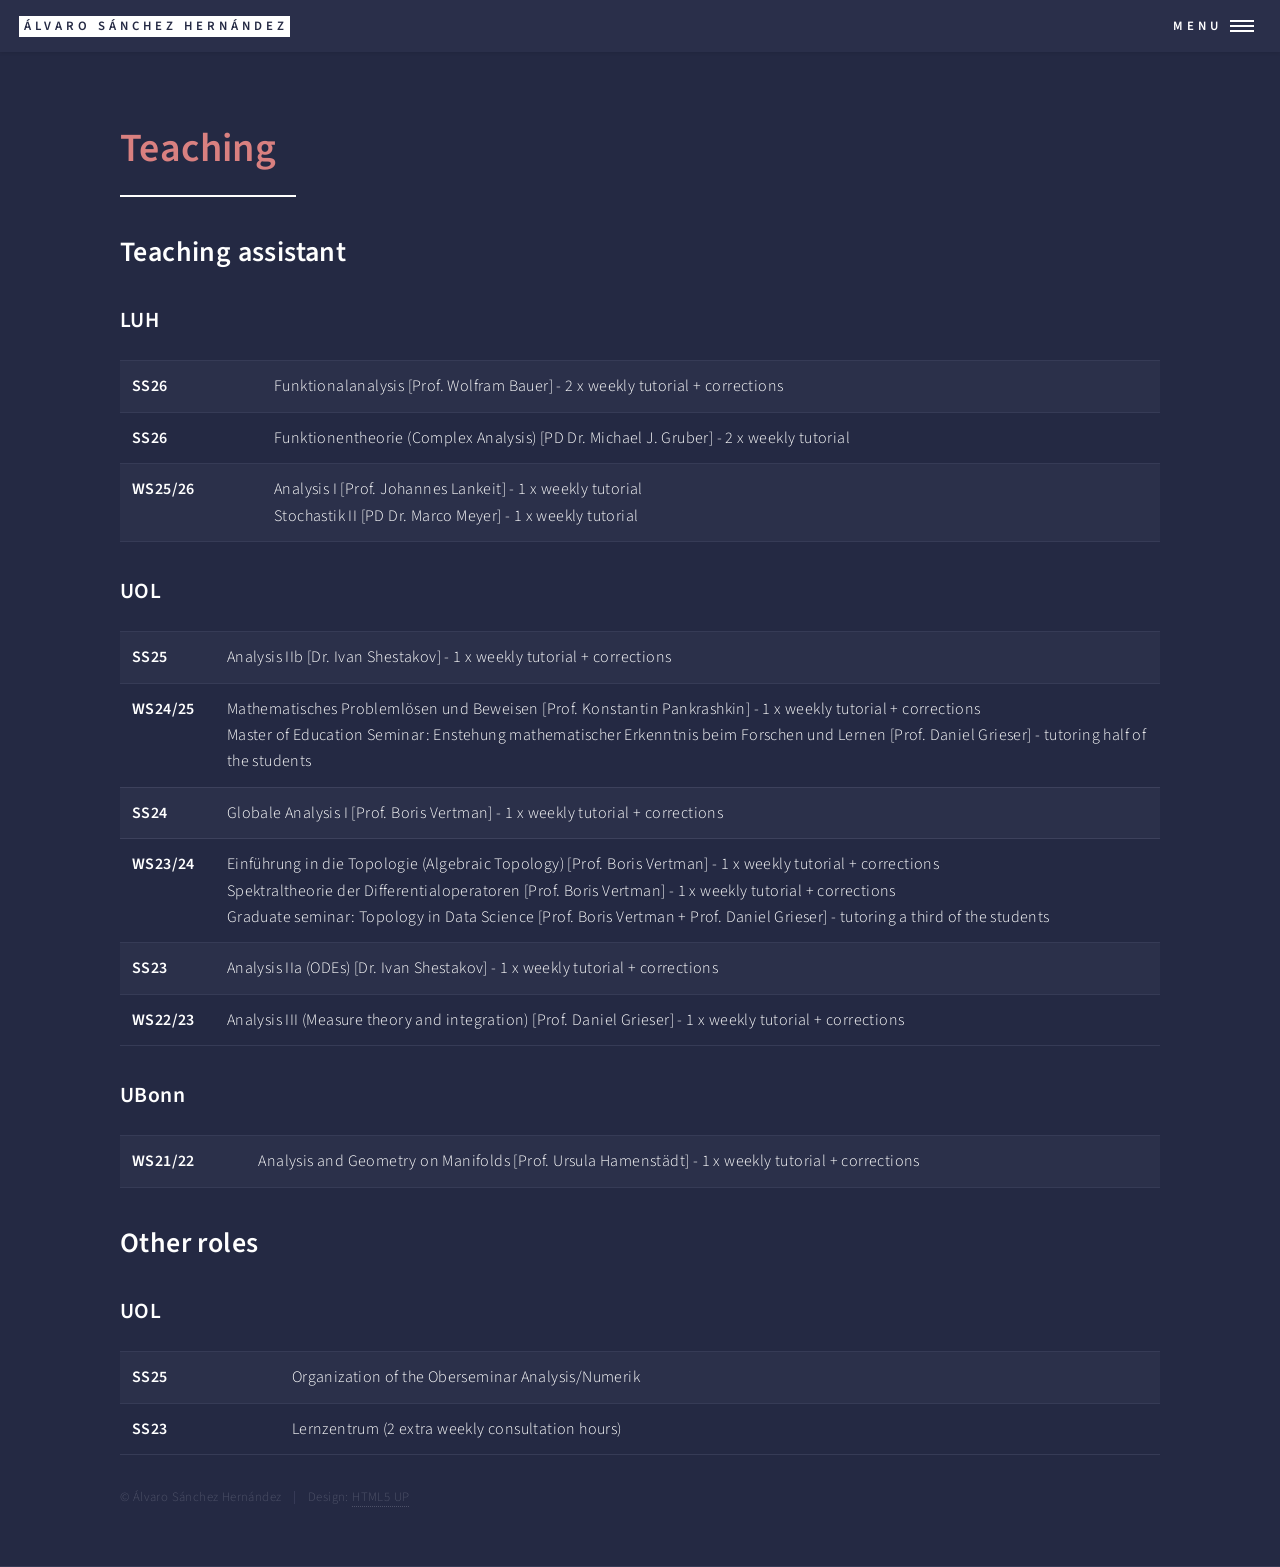
<file: teaching.html>
<!DOCTYPE HTML>
<!--
	Forty by HTML5 UP
	html5up.net | @ajlkn
	Free for personal and commercial use under the CCA 3.0 license (html5up.net/license)
-->
<html>
	<head>
		<title>Álvaro Sánchez Hernández</title>
		<meta charset="utf-8" />
		<meta name="viewport" content="width=device-width, initial-scale=1, user-scalable=no" />
		<link rel="stylesheet" href="assets/css/main.css" />
		<noscript><link rel="stylesheet" href="assets/css/noscript.css" /></noscript>
	</head>
	<body class="is-preload">

		<!-- Wrapper -->
			<div id="wrapper">

				<!-- Header -->
					<header id="header">
						<a href="index.html" class="logo"><strong>Álvaro Sánchez Hernández</strong> </a>
						<nav>
							<a href="#menu">Menu</a>
						</nav>
					</header>

				<!-- Menu -->
					<nav id="menu">
						<ul class="links">
							<li><a href="index.html">Home</a></li>
							<li><a href="about.html">About me</a></li>
							<li><a href="research.html">Research</a></li>
							<li><a href="teaching.html">Teaching</a></li>
							<li><a href="publications.html">Publications and talks</a></li>
							<li><a href="outreach.html">Outreach</a></li>
							<li><a href="miscellanea.html">Miscellanea</a></li>
						</ul>
					</nav>

				<!-- Main -->
					<div id="main" class="alt">

						<!-- One -->
							<section id="one">
								<div class="inner">
									<header class="major">
										<h1 style="color: #d98080;">Teaching</h1>
									</header>

									<!-- Content -->
										<h2>Teaching assistant</h2>
											<h3>LUH</h3>
												<table style="border: none;">
												  <tr>
												    <td style="padding-right: 20px;"><strong>SS26</strong></td>
												    <td>Funktionalanalysis [Prof. Wolfram Bauer] - 2 x weekly tutorial + corrections</td>
												  </tr>
												  <tr>
												    <td style="padding-right: 20px;"><strong>SS26</strong></td>
												    <td>Funktionentheorie (Complex Analysis) [PD Dr. Michael J. Gruber] - 2 x weekly tutorial</td>
												  </tr>
												  <tr>
												    <td style="padding-right: 20px;"><strong>WS25/26</strong></td>
												    <td>Analysis I [Prof. Johannes Lankeit] - 1 x weekly tutorial<br>
													Stochastik II [PD Dr. Marco Meyer] - 1 x weekly tutorial</td>
												  </tr>
												</table>
											<h3>UOL</h3>
												<table style="border: none;">
												  <tr>
												    <td style="padding-right: 20px;"><strong>SS25</strong></td>
												    <td>Analysis IIb [Dr. Ivan Shestakov] - 1 x weekly tutorial + corrections</td>
												  </tr>
												  <tr>
												    <td style="padding-right: 20px;"><strong>WS24/25</strong></td>
												    <td>Mathematisches Problemlösen und Beweisen [Prof. Konstantin Pankrashkin] - 1 x weekly tutorial + corrections<br>
													Master of Education Seminar: Enstehung mathematischer Erkenntnis beim Forschen und Lernen [Prof. Daniel Grieser] - tutoring half of the students</td>
												  </tr>
												  <tr>
												    <td style="padding-right: 20px;"><strong>SS24</strong></td>
												    <td>Globale Analysis I [Prof. Boris Vertman] - 1 x weekly tutorial + corrections</td>
												  </tr>
												  <tr>
												    <td style="padding-right: 20px;"><strong>WS23/24</strong></td>
												    <td>Einführung in die Topologie (Algebraic Topology) [Prof. Boris Vertman] - 1 x weekly tutorial + corrections<br>
													Spektraltheorie der Differentialoperatoren [Prof. Boris Vertman] - 1 x weekly tutorial + corrections<br>
													Graduate seminar: Topology in Data Science [Prof. Boris Vertman + Prof. Daniel Grieser] - tutoring a third of the students</td>
												  </tr>
												  <tr>
												    <td style="padding-right: 20px;"><strong>SS23</strong></td>
												    <td>Analysis IIa (ODEs) [Dr. Ivan Shestakov] - 1 x weekly tutorial + corrections</td>
												  </tr>
												  <tr>
												    <td style="padding-right: 20px;"><strong>WS22/23</strong></td>
												    <td>Analysis III (Measure theory and integration) [Prof. Daniel Grieser] - 1 x weekly tutorial + corrections</td>
												  </tr>
												</table>
											<h3>UBonn</h3>
												<table style="border: none;">
												  <tr>
												    <td style="padding-right: 20px;"><strong>WS21/22</strong></td>
												    <td>Analysis and Geometry on Manifolds [Prof. Ursula Hamenstädt] - 1 x weekly tutorial + corrections</td>
												  </tr>
												</table>	
										<h2>Other roles</h2>
											<h3>UOL</h3>
												<table style="border: none;">
												  <tr>
												    <td style="padding-right: 20px;"><strong>SS25</strong></td>
												    <td>Organization of the Oberseminar Analysis/Numerik</td>
												  </tr>
												  <tr>
													<td style="padding-right: 20px;"><strong>SS23</strong></td>
												    <td>Lernzentrum (2 extra weekly consultation hours)</td>
												  </tr>
												</table>
										

				<!-- Footer -->
					<footer id="footer">
						<div class="inner">
							<ul class="copyright">
								<li>&copy; Álvaro Sánchez Hernández</li><li>Design: <a href="https://html5up.net">HTML5 UP</a></li>
							</ul>
						</div>
					</footer>

			</div>

		<!-- Scripts -->
			<script src="assets/js/jquery.min.js"></script>
			<script src="assets/js/jquery.scrolly.min.js"></script>
			<script src="assets/js/jquery.scrollex.min.js"></script>
			<script src="assets/js/browser.min.js"></script>
			<script src="assets/js/breakpoints.min.js"></script>
			<script src="assets/js/util.js"></script>
			<script src="assets/js/main.js"></script>

	</body>
</html>
</file>
<file: assets/css/noscript.css>
/*
	Forty by HTML5 UP
	html5up.net | @ajlkn
	Free for personal and commercial use under the CCA 3.0 license (html5up.net/license)
*/

/* Banner */

	body.is-preload #banner:after {
		opacity: 0.85;
	}

	body.is-preload #banner > .inner {
		-moz-filter: none;
		-webkit-filter: none;
		-ms-filter: none;
		filter: none;
		-moz-transform: none;
		-webkit-transform: none;
		-ms-transform: none;
		transform: none;
		opacity: 1;
	}
</file>
<file: assets/css/main.css>
@import url(fontawesome-all.min.css);
@import url("https://fonts.googleapis.com/css?family=Source+Sans+Pro:300,300italic,600,600italic");

/*
	Forty by HTML5 UP
	html5up.net | @ajlkn
	Free for personal and commercial use under the CCA 3.0 license (html5up.net/license)
*/

html, body, div, span, applet, object,
iframe, h1, h2, h3, h4, h5, h6, p, blockquote,
pre, a, abbr, acronym, address, big, cite,
code, del, dfn, em, img, ins, kbd, q, s, samp,
small, strike, strong, sub, sup, tt, var, b,
u, i, center, dl, dt, dd, ol, ul, li, fieldset,
form, label, legend, table, caption, tbody,
tfoot, thead, tr, th, td, article, aside,
canvas, details, embed, figure, figcaption,
footer, header, hgroup, menu, nav, output, ruby,
section, summary, time, mark, audio, video {
	margin: 0;
	padding: 0;
	border: 0;
	font-size: 100%;
	font: inherit;
	vertical-align: baseline;}

article, aside, details, figcaption, figure,
footer, header, hgroup, menu, nav, section {
	display: block;}

body {
	line-height: 1;
}

ol, ul {
	list-style: none;
}

blockquote, q {
	quotes: none;
}

	blockquote:before, blockquote:after, q:before, q:after {
		content: '';
		content: none;
	}

table {
	border-collapse: collapse;
	border-spacing: 0;
}

body {
	-webkit-text-size-adjust: none;
}

mark {
	background-color: transparent;
	color: inherit;
}

input::-moz-focus-inner {
	border: 0;
	padding: 0;
}

input, select, textarea {
	-moz-appearance: none;
	-webkit-appearance: none;
	-ms-appearance: none;
	appearance: none;
}

/* Basic */

	@-ms-viewport {
		width: device-width;
	}

	body {
		-ms-overflow-style: scrollbar;
	}

	@media screen and (max-width: 480px) {

		html, body {
			min-width: 320px;
		}

	}

	html {
		box-sizing: border-box;
	}

	*, *:before, *:after {
		box-sizing: inherit;
	}

	body {
		background: #242943;
	}

		body.is-preload *, body.is-preload *:before, body.is-preload *:after {
			-moz-animation: none !important;
			-webkit-animation: none !important;
			-ms-animation: none !important;
			animation: none !important;
			-moz-transition: none !important;
			-webkit-transition: none !important;
			-ms-transition: none !important;
			transition: none !important;
		}

/* Type */

	body, input, select, textarea {
		color: #ffffff;
		font-family: "Source Sans Pro", Helvetica, sans-serif;
		font-size: 17pt;
		font-weight: 300;
		letter-spacing: 0.025em;
		line-height: 1.65;
	}

		@media screen and (max-width: 1680px) {

			body, input, select, textarea {
				font-size: 14pt;
			}

		}

		@media screen and (max-width: 1280px) {

			body, input, select, textarea {
				font-size: 12pt;
			}

		}

		@media screen and (max-width: 360px) {

			body, input, select, textarea {
				font-size: 11pt;
			}

		}

	a {
		-moz-transition: color 0.2s ease-in-out, border-bottom-color 0.2s ease-in-out;
		-webkit-transition: color 0.2s ease-in-out, border-bottom-color 0.2s ease-in-out;
		-ms-transition: color 0.2s ease-in-out, border-bottom-color 0.2s ease-in-out;
		transition: color 0.2s ease-in-out, border-bottom-color 0.2s ease-in-out;
		border-bottom: dotted 1px;
		color: inherit;
		text-decoration: none;
	}

		a:hover {
			border-bottom-color: transparent;
			color: #9bf1ff !important;
		}

		a:active {
			color: #53e3fb !important;
		}

	strong, b {
		color: #ffffff;
		font-weight: 600;
	}

	em, i {
		font-style: italic;
	}

	p {
		margin: 0 0 2em 0;
	}

	h1, h2, h3, h4, h5, h6 {
		color: #ffffff;
		font-weight: 600;
		line-height: 1.65;
		margin: 0 0 1em 0;
	}

		h1 a, h2 a, h3 a, h4 a, h5 a, h6 a {
			color: inherit;
			border-bottom: 0;
		}

	h1 {
		font-size: 2.5em;
	}

	h2 {
		font-size: 1.75em;
	}

	h3 {
		font-size: 1.35em;
	}

	h4 {
		font-size: 1.1em;
	}

	h5 {
		font-size: 0.9em;
	}

	h6 {
		font-size: 0.7em;
	}

	@media screen and (max-width: 736px) {

		h1 {
			font-size: 2em;
		}

		h2 {
			font-size: 1.5em;
		}

		h3 {
			font-size: 1.25em;
		}

	}

	sub {
		font-size: 0.8em;
		position: relative;
		top: 0.5em;
	}

	sup {
		font-size: 0.8em;
		position: relative;
		top: -0.5em;
	}

	blockquote {
		border-left: solid 4px rgba(212, 212, 255, 0.1);
		font-style: italic;
		margin: 0 0 2em 0;
		padding: 0.5em 0 0.5em 2em;
	}

	code {
		background: rgba(212, 212, 255, 0.035);
		font-family: "Courier New", monospace;
		font-size: 0.9em;
		margin: 0 0.25em;
		padding: 0.25em 0.65em;
	}

	pre {
		-webkit-overflow-scrolling: touch;
		font-family: "Courier New", monospace;
		font-size: 0.9em;
		margin: 0 0 2em 0;
	}

		pre code {
			display: block;
			line-height: 1.75;
			padding: 1em 1.5em;
			overflow-x: auto;
		}

	hr {
		border: 0;
		border-bottom: solid 1px rgba(212, 212, 255, 0.1);
		margin: 2em 0;
	}

		hr.major {
			margin: 3em 0;
		}

	.align-left {
		text-align: left;
	}

	.align-center {
		text-align: center;
	}

	.align-right {
		text-align: right;
	}

/* Row */

	.row {
		display: flex;
		flex-wrap: wrap;
		box-sizing: border-box;
		align-items: stretch;
	}

		.row > * {
			box-sizing: border-box;
		}

		.row.gtr-uniform > * > :last-child {
			margin-bottom: 0;
		}

		.row.aln-left {
			justify-content: flex-start;
		}

		.row.aln-center {
			justify-content: center;
		}

		.row.aln-right {
			justify-content: flex-end;
		}

		.row.aln-top {
			align-items: flex-start;
		}

		.row.aln-middle {
			align-items: center;
		}

		.row.aln-bottom {
			align-items: flex-end;
		}

		.row > .imp {
			order: -1;
		}

		.row > .col-1 {
			width: 8.33333%;
		}

		.row > .off-1 {
			margin-left: 8.33333%;
		}

		.row > .col-2 {
			width: 16.66667%;
		}

		.row > .off-2 {
			margin-left: 16.66667%;
		}

		.row > .col-3 {
			width: 25%;
		}

		.row > .off-3 {
			margin-left: 25%;
		}

		.row > .col-4 {
			width: 33.33333%;
		}

		.row > .off-4 {
			margin-left: 33.33333%;
		}

		.row > .col-5 {
			width: 41.66667%;
		}

		.row > .off-5 {
			margin-left: 41.66667%;
		}

		.row > .col-6 {
			width: 50%;
		}

		.row > .off-6 {
			margin-left: 50%;
		}

		.row > .col-7 {
			width: 58.33333%;
		}

		.row > .off-7 {
			margin-left: 58.33333%;
		}

		.row > .col-8 {
			width: 66.66667%;
		}

		.row > .off-8 {
			margin-left: 66.66667%;
		}

		.row > .col-9 {
			width: 75%;
		}

		.row > .off-9 {
			margin-left: 75%;
		}

		.row > .col-10 {
			width: 83.33333%;
		}

		.row > .off-10 {
			margin-left: 83.33333%;
		}

		.row > .col-11 {
			width: 91.66667%;
		}

		.row > .off-11 {
			margin-left: 91.66667%;
		}

		.row > .col-12 {
			width: 100%;
		}

		.row > .off-12 {
			margin-left: 100%;
		}

		.row.gtr-0 {
			margin-top: 0;
			margin-left: 0em;
		}

			.row.gtr-0 > * {
				padding: 0 0 0 0em;
			}

			.row.gtr-0.gtr-uniform {
				margin-top: 0em;
			}

				.row.gtr-0.gtr-uniform > * {
					padding-top: 0em;
				}

		.row.gtr-25 {
			margin-top: 0;
			margin-left: -0.5em;
		}

			.row.gtr-25 > * {
				padding: 0 0 0 0.5em;
			}

			.row.gtr-25.gtr-uniform {
				margin-top: -0.5em;
			}

				.row.gtr-25.gtr-uniform > * {
					padding-top: 0.5em;
				}

		.row.gtr-50 {
			margin-top: 0;
			margin-left: -1em;
		}

			.row.gtr-50 > * {
				padding: 0 0 0 1em;
			}

			.row.gtr-50.gtr-uniform {
				margin-top: -1em;
			}

				.row.gtr-50.gtr-uniform > * {
					padding-top: 1em;
				}

		.row {
			margin-top: 0;
			margin-left: -2em;
		}

			.row > * {
				padding: 0 0 0 2em;
			}

			.row.gtr-uniform {
				margin-top: -2em;
			}

				.row.gtr-uniform > * {
					padding-top: 2em;
				}

		.row.gtr-150 {
			margin-top: 0;
			margin-left: -3em;
		}

			.row.gtr-150 > * {
				padding: 0 0 0 3em;
			}

			.row.gtr-150.gtr-uniform {
				margin-top: -3em;
			}

				.row.gtr-150.gtr-uniform > * {
					padding-top: 3em;
				}

		.row.gtr-200 {
			margin-top: 0;
			margin-left: -4em;
		}

			.row.gtr-200 > * {
				padding: 0 0 0 4em;
			}

			.row.gtr-200.gtr-uniform {
				margin-top: -4em;
			}

				.row.gtr-200.gtr-uniform > * {
					padding-top: 4em;
				}

		@media screen and (max-width: 1680px) {

			.row {
				display: flex;
				flex-wrap: wrap;
				box-sizing: border-box;
				align-items: stretch;
			}

				.row > * {
					box-sizing: border-box;
				}

				.row.gtr-uniform > * > :last-child {
					margin-bottom: 0;
				}

				.row.aln-left {
					justify-content: flex-start;
				}

				.row.aln-center {
					justify-content: center;
				}

				.row.aln-right {
					justify-content: flex-end;
				}

				.row.aln-top {
					align-items: flex-start;
				}

				.row.aln-middle {
					align-items: center;
				}

				.row.aln-bottom {
					align-items: flex-end;
				}

				.row > .imp-xlarge {
					order: -1;
				}

				.row > .col-1-xlarge {
					width: 8.33333%;
				}

				.row > .off-1-xlarge {
					margin-left: 8.33333%;
				}

				.row > .col-2-xlarge {
					width: 16.66667%;
				}

				.row > .off-2-xlarge {
					margin-left: 16.66667%;
				}

				.row > .col-3-xlarge {
					width: 25%;
				}

				.row > .off-3-xlarge {
					margin-left: 25%;
				}

				.row > .col-4-xlarge {
					width: 33.33333%;
				}

				.row > .off-4-xlarge {
					margin-left: 33.33333%;
				}

				.row > .col-5-xlarge {
					width: 41.66667%;
				}

				.row > .off-5-xlarge {
					margin-left: 41.66667%;
				}

				.row > .col-6-xlarge {
					width: 50%;
				}

				.row > .off-6-xlarge {
					margin-left: 50%;
				}

				.row > .col-7-xlarge {
					width: 58.33333%;
				}

				.row > .off-7-xlarge {
					margin-left: 58.33333%;
				}

				.row > .col-8-xlarge {
					width: 66.66667%;
				}

				.row > .off-8-xlarge {
					margin-left: 66.66667%;
				}

				.row > .col-9-xlarge {
					width: 75%;
				}

				.row > .off-9-xlarge {
					margin-left: 75%;
				}

				.row > .col-10-xlarge {
					width: 83.33333%;
				}

				.row > .off-10-xlarge {
					margin-left: 83.33333%;
				}

				.row > .col-11-xlarge {
					width: 91.66667%;
				}

				.row > .off-11-xlarge {
					margin-left: 91.66667%;
				}

				.row > .col-12-xlarge {
					width: 100%;
				}

				.row > .off-12-xlarge {
					margin-left: 100%;
				}

				.row.gtr-0 {
					margin-top: 0;
					margin-left: 0em;
				}

					.row.gtr-0 > * {
						padding: 0 0 0 0em;
					}

					.row.gtr-0.gtr-uniform {
						margin-top: 0em;
					}

						.row.gtr-0.gtr-uniform > * {
							padding-top: 0em;
						}

				.row.gtr-25 {
					margin-top: 0;
					margin-left: -0.5em;
				}

					.row.gtr-25 > * {
						padding: 0 0 0 0.5em;
					}

					.row.gtr-25.gtr-uniform {
						margin-top: -0.5em;
					}

						.row.gtr-25.gtr-uniform > * {
							padding-top: 0.5em;
						}

				.row.gtr-50 {
					margin-top: 0;
					margin-left: -1em;
				}

					.row.gtr-50 > * {
						padding: 0 0 0 1em;
					}

					.row.gtr-50.gtr-uniform {
						margin-top: -1em;
					}

						.row.gtr-50.gtr-uniform > * {
							padding-top: 1em;
						}

				.row {
					margin-top: 0;
					margin-left: -2em;
				}

					.row > * {
						padding: 0 0 0 2em;
					}

					.row.gtr-uniform {
						margin-top: -2em;
					}

						.row.gtr-uniform > * {
							padding-top: 2em;
						}

				.row.gtr-150 {
					margin-top: 0;
					margin-left: -3em;
				}

					.row.gtr-150 > * {
						padding: 0 0 0 3em;
					}

					.row.gtr-150.gtr-uniform {
						margin-top: -3em;
					}

						.row.gtr-150.gtr-uniform > * {
							padding-top: 3em;
						}

				.row.gtr-200 {
					margin-top: 0;
					margin-left: -4em;
				}

					.row.gtr-200 > * {
						padding: 0 0 0 4em;
					}

					.row.gtr-200.gtr-uniform {
						margin-top: -4em;
					}

						.row.gtr-200.gtr-uniform > * {
							padding-top: 4em;
						}

		}

		@media screen and (max-width: 1280px) {

			.row {
				display: flex;
				flex-wrap: wrap;
				box-sizing: border-box;
				align-items: stretch;
			}

				.row > * {
					box-sizing: border-box;
				}

				.row.gtr-uniform > * > :last-child {
					margin-bottom: 0;
				}

				.row.aln-left {
					justify-content: flex-start;
				}

				.row.aln-center {
					justify-content: center;
				}

				.row.aln-right {
					justify-content: flex-end;
				}

				.row.aln-top {
					align-items: flex-start;
				}

				.row.aln-middle {
					align-items: center;
				}

				.row.aln-bottom {
					align-items: flex-end;
				}

				.row > .imp-large {
					order: -1;
				}

				.row > .col-1-large {
					width: 8.33333%;
				}

				.row > .off-1-large {
					margin-left: 8.33333%;
				}

				.row > .col-2-large {
					width: 16.66667%;
				}

				.row > .off-2-large {
					margin-left: 16.66667%;
				}

				.row > .col-3-large {
					width: 25%;
				}

				.row > .off-3-large {
					margin-left: 25%;
				}

				.row > .col-4-large {
					width: 33.33333%;
				}

				.row > .off-4-large {
					margin-left: 33.33333%;
				}

				.row > .col-5-large {
					width: 41.66667%;
				}

				.row > .off-5-large {
					margin-left: 41.66667%;
				}

				.row > .col-6-large {
					width: 50%;
				}

				.row > .off-6-large {
					margin-left: 50%;
				}

				.row > .col-7-large {
					width: 58.33333%;
				}

				.row > .off-7-large {
					margin-left: 58.33333%;
				}

				.row > .col-8-large {
					width: 66.66667%;
				}

				.row > .off-8-large {
					margin-left: 66.66667%;
				}

				.row > .col-9-large {
					width: 75%;
				}

				.row > .off-9-large {
					margin-left: 75%;
				}

				.row > .col-10-large {
					width: 83.33333%;
				}

				.row > .off-10-large {
					margin-left: 83.33333%;
				}

				.row > .col-11-large {
					width: 91.66667%;
				}

				.row > .off-11-large {
					margin-left: 91.66667%;
				}

				.row > .col-12-large {
					width: 100%;
				}

				.row > .off-12-large {
					margin-left: 100%;
				}

				.row.gtr-0 {
					margin-top: 0;
					margin-left: 0em;
				}

					.row.gtr-0 > * {
						padding: 0 0 0 0em;
					}

					.row.gtr-0.gtr-uniform {
						margin-top: 0em;
					}

						.row.gtr-0.gtr-uniform > * {
							padding-top: 0em;
						}

				.row.gtr-25 {
					margin-top: 0;
					margin-left: -0.375em;
				}

					.row.gtr-25 > * {
						padding: 0 0 0 0.375em;
					}

					.row.gtr-25.gtr-uniform {
						margin-top: -0.375em;
					}

						.row.gtr-25.gtr-uniform > * {
							padding-top: 0.375em;
						}

				.row.gtr-50 {
					margin-top: 0;
					margin-left: -0.75em;
				}

					.row.gtr-50 > * {
						padding: 0 0 0 0.75em;
					}

					.row.gtr-50.gtr-uniform {
						margin-top: -0.75em;
					}

						.row.gtr-50.gtr-uniform > * {
							padding-top: 0.75em;
						}

				.row {
					margin-top: 0;
					margin-left: -1.5em;
				}

					.row > * {
						padding: 0 0 0 1.5em;
					}

					.row.gtr-uniform {
						margin-top: -1.5em;
					}

						.row.gtr-uniform > * {
							padding-top: 1.5em;
						}

				.row.gtr-150 {
					margin-top: 0;
					margin-left: -2.25em;
				}

					.row.gtr-150 > * {
						padding: 0 0 0 2.25em;
					}

					.row.gtr-150.gtr-uniform {
						margin-top: -2.25em;
					}

						.row.gtr-150.gtr-uniform > * {
							padding-top: 2.25em;
						}

				.row.gtr-200 {
					margin-top: 0;
					margin-left: -3em;
				}

					.row.gtr-200 > * {
						padding: 0 0 0 3em;
					}

					.row.gtr-200.gtr-uniform {
						margin-top: -3em;
					}

						.row.gtr-200.gtr-uniform > * {
							padding-top: 3em;
						}

		}

		@media screen and (max-width: 980px) {

			.row {
				display: flex;
				flex-wrap: wrap;
				box-sizing: border-box;
				align-items: stretch;
			}

				.row > * {
					box-sizing: border-box;
				}

				.row.gtr-uniform > * > :last-child {
					margin-bottom: 0;
				}

				.row.aln-left {
					justify-content: flex-start;
				}

				.row.aln-center {
					justify-content: center;
				}

				.row.aln-right {
					justify-content: flex-end;
				}

				.row.aln-top {
					align-items: flex-start;
				}

				.row.aln-middle {
					align-items: center;
				}

				.row.aln-bottom {
					align-items: flex-end;
				}

				.row > .imp-medium {
					order: -1;
				}

				.row > .col-1-medium {
					width: 8.33333%;
				}

				.row > .off-1-medium {
					margin-left: 8.33333%;
				}

				.row > .col-2-medium {
					width: 16.66667%;
				}

				.row > .off-2-medium {
					margin-left: 16.66667%;
				}

				.row > .col-3-medium {
					width: 25%;
				}

				.row > .off-3-medium {
					margin-left: 25%;
				}

				.row > .col-4-medium {
					width: 33.33333%;
				}

				.row > .off-4-medium {
					margin-left: 33.33333%;
				}

				.row > .col-5-medium {
					width: 41.66667%;
				}

				.row > .off-5-medium {
					margin-left: 41.66667%;
				}

				.row > .col-6-medium {
					width: 50%;
				}

				.row > .off-6-medium {
					margin-left: 50%;
				}

				.row > .col-7-medium {
					width: 58.33333%;
				}

				.row > .off-7-medium {
					margin-left: 58.33333%;
				}

				.row > .col-8-medium {
					width: 66.66667%;
				}

				.row > .off-8-medium {
					margin-left: 66.66667%;
				}

				.row > .col-9-medium {
					width: 75%;
				}

				.row > .off-9-medium {
					margin-left: 75%;
				}

				.row > .col-10-medium {
					width: 83.33333%;
				}

				.row > .off-10-medium {
					margin-left: 83.33333%;
				}

				.row > .col-11-medium {
					width: 91.66667%;
				}

				.row > .off-11-medium {
					margin-left: 91.66667%;
				}

				.row > .col-12-medium {
					width: 100%;
				}

				.row > .off-12-medium {
					margin-left: 100%;
				}

				.row.gtr-0 {
					margin-top: 0;
					margin-left: 0em;
				}

					.row.gtr-0 > * {
						padding: 0 0 0 0em;
					}

					.row.gtr-0.gtr-uniform {
						margin-top: 0em;
					}

						.row.gtr-0.gtr-uniform > * {
							padding-top: 0em;
						}

				.row.gtr-25 {
					margin-top: 0;
					margin-left: -0.375em;
				}

					.row.gtr-25 > * {
						padding: 0 0 0 0.375em;
					}

					.row.gtr-25.gtr-uniform {
						margin-top: -0.375em;
					}

						.row.gtr-25.gtr-uniform > * {
							padding-top: 0.375em;
						}

				.row.gtr-50 {
					margin-top: 0;
					margin-left: -0.75em;
				}

					.row.gtr-50 > * {
						padding: 0 0 0 0.75em;
					}

					.row.gtr-50.gtr-uniform {
						margin-top: -0.75em;
					}

						.row.gtr-50.gtr-uniform > * {
							padding-top: 0.75em;
						}

				.row {
					margin-top: 0;
					margin-left: -1.5em;
				}

					.row > * {
						padding: 0 0 0 1.5em;
					}

					.row.gtr-uniform {
						margin-top: -1.5em;
					}

						.row.gtr-uniform > * {
							padding-top: 1.5em;
						}

				.row.gtr-150 {
					margin-top: 0;
					margin-left: -2.25em;
				}

					.row.gtr-150 > * {
						padding: 0 0 0 2.25em;
					}

					.row.gtr-150.gtr-uniform {
						margin-top: -2.25em;
					}

						.row.gtr-150.gtr-uniform > * {
							padding-top: 2.25em;
						}

				.row.gtr-200 {
					margin-top: 0;
					margin-left: -3em;
				}

					.row.gtr-200 > * {
						padding: 0 0 0 3em;
					}

					.row.gtr-200.gtr-uniform {
						margin-top: -3em;
					}

						.row.gtr-200.gtr-uniform > * {
							padding-top: 3em;
						}

		}

		@media screen and (max-width: 736px) {

			.row {
				display: flex;
				flex-wrap: wrap;
				box-sizing: border-box;
				align-items: stretch;
			}

				.row > * {
					box-sizing: border-box;
				}

				.row.gtr-uniform > * > :last-child {
					margin-bottom: 0;
				}

				.row.aln-left {
					justify-content: flex-start;
				}

				.row.aln-center {
					justify-content: center;
				}

				.row.aln-right {
					justify-content: flex-end;
				}

				.row.aln-top {
					align-items: flex-start;
				}

				.row.aln-middle {
					align-items: center;
				}

				.row.aln-bottom {
					align-items: flex-end;
				}

				.row > .imp-small {
					order: -1;
				}

				.row > .col-1-small {
					width: 8.33333%;
				}

				.row > .off-1-small {
					margin-left: 8.33333%;
				}

				.row > .col-2-small {
					width: 16.66667%;
				}

				.row > .off-2-small {
					margin-left: 16.66667%;
				}

				.row > .col-3-small {
					width: 25%;
				}

				.row > .off-3-small {
					margin-left: 25%;
				}

				.row > .col-4-small {
					width: 33.33333%;
				}

				.row > .off-4-small {
					margin-left: 33.33333%;
				}

				.row > .col-5-small {
					width: 41.66667%;
				}

				.row > .off-5-small {
					margin-left: 41.66667%;
				}

				.row > .col-6-small {
					width: 50%;
				}

				.row > .off-6-small {
					margin-left: 50%;
				}

				.row > .col-7-small {
					width: 58.33333%;
				}

				.row > .off-7-small {
					margin-left: 58.33333%;
				}

				.row > .col-8-small {
					width: 66.66667%;
				}

				.row > .off-8-small {
					margin-left: 66.66667%;
				}

				.row > .col-9-small {
					width: 75%;
				}

				.row > .off-9-small {
					margin-left: 75%;
				}

				.row > .col-10-small {
					width: 83.33333%;
				}

				.row > .off-10-small {
					margin-left: 83.33333%;
				}

				.row > .col-11-small {
					width: 91.66667%;
				}

				.row > .off-11-small {
					margin-left: 91.66667%;
				}

				.row > .col-12-small {
					width: 100%;
				}

				.row > .off-12-small {
					margin-left: 100%;
				}

				.row.gtr-0 {
					margin-top: 0;
					margin-left: 0em;
				}

					.row.gtr-0 > * {
						padding: 0 0 0 0em;
					}

					.row.gtr-0.gtr-uniform {
						margin-top: 0em;
					}

						.row.gtr-0.gtr-uniform > * {
							padding-top: 0em;
						}

				.row.gtr-25 {
					margin-top: 0;
					margin-left: -0.3125em;
				}

					.row.gtr-25 > * {
						padding: 0 0 0 0.3125em;
					}

					.row.gtr-25.gtr-uniform {
						margin-top: -0.3125em;
					}

						.row.gtr-25.gtr-uniform > * {
							padding-top: 0.3125em;
						}

				.row.gtr-50 {
					margin-top: 0;
					margin-left: -0.625em;
				}

					.row.gtr-50 > * {
						padding: 0 0 0 0.625em;
					}

					.row.gtr-50.gtr-uniform {
						margin-top: -0.625em;
					}

						.row.gtr-50.gtr-uniform > * {
							padding-top: 0.625em;
						}

				.row {
					margin-top: 0;
					margin-left: -1.25em;
				}

					.row > * {
						padding: 0 0 0 1.25em;
					}

					.row.gtr-uniform {
						margin-top: -1.25em;
					}

						.row.gtr-uniform > * {
							padding-top: 1.25em;
						}

				.row.gtr-150 {
					margin-top: 0;
					margin-left: -1.875em;
				}

					.row.gtr-150 > * {
						padding: 0 0 0 1.875em;
					}

					.row.gtr-150.gtr-uniform {
						margin-top: -1.875em;
					}

						.row.gtr-150.gtr-uniform > * {
							padding-top: 1.875em;
						}

				.row.gtr-200 {
					margin-top: 0;
					margin-left: -2.5em;
				}

					.row.gtr-200 > * {
						padding: 0 0 0 2.5em;
					}

					.row.gtr-200.gtr-uniform {
						margin-top: -2.5em;
					}

						.row.gtr-200.gtr-uniform > * {
							padding-top: 2.5em;
						}

		}

		@media screen and (max-width: 480px) {

			.row {
				display: flex;
				flex-wrap: wrap;
				box-sizing: border-box;
				align-items: stretch;
			}

				.row > * {
					box-sizing: border-box;
				}

				.row.gtr-uniform > * > :last-child {
					margin-bottom: 0;
				}

				.row.aln-left {
					justify-content: flex-start;
				}

				.row.aln-center {
					justify-content: center;
				}

				.row.aln-right {
					justify-content: flex-end;
				}

				.row.aln-top {
					align-items: flex-start;
				}

				.row.aln-middle {
					align-items: center;
				}

				.row.aln-bottom {
					align-items: flex-end;
				}

				.row > .imp-xsmall {
					order: -1;
				}

				.row > .col-1-xsmall {
					width: 8.33333%;
				}

				.row > .off-1-xsmall {
					margin-left: 8.33333%;
				}

				.row > .col-2-xsmall {
					width: 16.66667%;
				}

				.row > .off-2-xsmall {
					margin-left: 16.66667%;
				}

				.row > .col-3-xsmall {
					width: 25%;
				}

				.row > .off-3-xsmall {
					margin-left: 25%;
				}

				.row > .col-4-xsmall {
					width: 33.33333%;
				}

				.row > .off-4-xsmall {
					margin-left: 33.33333%;
				}

				.row > .col-5-xsmall {
					width: 41.66667%;
				}

				.row > .off-5-xsmall {
					margin-left: 41.66667%;
				}

				.row > .col-6-xsmall {
					width: 50%;
				}

				.row > .off-6-xsmall {
					margin-left: 50%;
				}

				.row > .col-7-xsmall {
					width: 58.33333%;
				}

				.row > .off-7-xsmall {
					margin-left: 58.33333%;
				}

				.row > .col-8-xsmall {
					width: 66.66667%;
				}

				.row > .off-8-xsmall {
					margin-left: 66.66667%;
				}

				.row > .col-9-xsmall {
					width: 75%;
				}

				.row > .off-9-xsmall {
					margin-left: 75%;
				}

				.row > .col-10-xsmall {
					width: 83.33333%;
				}

				.row > .off-10-xsmall {
					margin-left: 83.33333%;
				}

				.row > .col-11-xsmall {
					width: 91.66667%;
				}

				.row > .off-11-xsmall {
					margin-left: 91.66667%;
				}

				.row > .col-12-xsmall {
					width: 100%;
				}

				.row > .off-12-xsmall {
					margin-left: 100%;
				}

				.row.gtr-0 {
					margin-top: 0;
					margin-left: 0em;
				}

					.row.gtr-0 > * {
						padding: 0 0 0 0em;
					}

					.row.gtr-0.gtr-uniform {
						margin-top: 0em;
					}

						.row.gtr-0.gtr-uniform > * {
							padding-top: 0em;
						}

				.row.gtr-25 {
					margin-top: 0;
					margin-left: -0.3125em;
				}

					.row.gtr-25 > * {
						padding: 0 0 0 0.3125em;
					}

					.row.gtr-25.gtr-uniform {
						margin-top: -0.3125em;
					}

						.row.gtr-25.gtr-uniform > * {
							padding-top: 0.3125em;
						}

				.row.gtr-50 {
					margin-top: 0;
					margin-left: -0.625em;
				}

					.row.gtr-50 > * {
						padding: 0 0 0 0.625em;
					}

					.row.gtr-50.gtr-uniform {
						margin-top: -0.625em;
					}

						.row.gtr-50.gtr-uniform > * {
							padding-top: 0.625em;
						}

				.row {
					margin-top: 0;
					margin-left: -1.25em;
				}

					.row > * {
						padding: 0 0 0 1.25em;
					}

					.row.gtr-uniform {
						margin-top: -1.25em;
					}

						.row.gtr-uniform > * {
							padding-top: 1.25em;
						}

				.row.gtr-150 {
					margin-top: 0;
					margin-left: -1.875em;
				}

					.row.gtr-150 > * {
						padding: 0 0 0 1.875em;
					}

					.row.gtr-150.gtr-uniform {
						margin-top: -1.875em;
					}

						.row.gtr-150.gtr-uniform > * {
							padding-top: 1.875em;
						}

				.row.gtr-200 {
					margin-top: 0;
					margin-left: -2.5em;
				}

					.row.gtr-200 > * {
						padding: 0 0 0 2.5em;
					}

					.row.gtr-200.gtr-uniform {
						margin-top: -2.5em;
					}

						.row.gtr-200.gtr-uniform > * {
							padding-top: 2.5em;
						}

		}

/* Section/Article */

	section.special, article.special {
		text-align: center;
	}

	header.major {
		width: -moz-max-content;
		width: -webkit-max-content;
		width: -ms-max-content;
		width: max-content;
		margin-bottom: 2em;
	}

		header.major > :first-child {
			margin-bottom: 0;
			width: calc(100% + 0.5em);
		}

			header.major > :first-child:after {
				content: '';
				background-color: #ffffff;
				display: block;
				height: 2px;
				margin: 0.325em 0 0.5em 0;
				width: 100%;
			}

		header.major > p {
			font-size: 0.7em;
			font-weight: 600;
			letter-spacing: 0.25em;
			margin-bottom: 0;
			text-transform: uppercase;
		}

		body.is-ie header.major > :first-child:after {
			max-width: 9em;
		}

		body.is-ie header.major > h1:after {
			max-width: 100% !important;
		}

	@media screen and (max-width: 736px) {

		header.major > p br {
			display: none;
		}

	}

/* Form */

	form {
		margin: 0 0 2em 0;
	}

		form > :last-child {
			margin-bottom: 0;
		}

		form > .fields {
			display: -moz-flex;
			display: -webkit-flex;
			display: -ms-flex;
			display: flex;
			-moz-flex-wrap: wrap;
			-webkit-flex-wrap: wrap;
			-ms-flex-wrap: wrap;
			flex-wrap: wrap;
			width: calc(100% + 3em);
			margin: -1.5em 0 2em -1.5em;
		}

			form > .fields > .field {
				-moz-flex-grow: 0;
				-webkit-flex-grow: 0;
				-ms-flex-grow: 0;
				flex-grow: 0;
				-moz-flex-shrink: 0;
				-webkit-flex-shrink: 0;
				-ms-flex-shrink: 0;
				flex-shrink: 0;
				padding: 1.5em 0 0 1.5em;
				width: calc(100% - 1.5em);
			}

				form > .fields > .field.half {
					width: calc(50% - 0.75em);
				}

				form > .fields > .field.third {
					width: calc(100%/3 - 0.5em);
				}

				form > .fields > .field.quarter {
					width: calc(25% - 0.375em);
				}

		@media screen and (max-width: 480px) {

			form > .fields {
				width: calc(100% + 3em);
				margin: -1.5em 0 2em -1.5em;
			}

				form > .fields > .field {
					padding: 1.5em 0 0 1.5em;
					width: calc(100% - 1.5em);
				}

					form > .fields > .field.half {
						width: calc(100% - 1.5em);
					}

					form > .fields > .field.third {
						width: calc(100% - 1.5em);
					}

					form > .fields > .field.quarter {
						width: calc(100% - 1.5em);
					}

		}

	label {
		color: #ffffff;
		display: block;
		font-size: 0.8em;
		font-weight: 600;
		letter-spacing: 0.25em;
		margin: 0 0 1em 0;
		text-transform: uppercase;
	}

	input[type="text"],
	input[type="password"],
	input[type="email"],
	input[type="tel"],
	input[type="search"],
	input[type="url"],
	select,
	textarea {
		-moz-appearance: none;
		-webkit-appearance: none;
		-ms-appearance: none;
		appearance: none;
		background: rgba(212, 212, 255, 0.035);
		border: none;
		border-radius: 0;
		color: inherit;
		display: block;
		outline: 0;
		padding: 0 1em;
		text-decoration: none;
		width: 100%;
	}

		input[type="text"]:invalid,
		input[type="password"]:invalid,
		input[type="email"]:invalid,
		input[type="tel"]:invalid,
		input[type="search"]:invalid,
		input[type="url"]:invalid,
		select:invalid,
		textarea:invalid {
			box-shadow: none;
		}

		input[type="text"]:focus,
		input[type="password"]:focus,
		input[type="email"]:focus,
		input[type="tel"]:focus,
		input[type="search"]:focus,
		input[type="url"]:focus,
		select:focus,
		textarea:focus {
			border-color: #9bf1ff;
			box-shadow: 0 0 0 2px #9bf1ff;
		}

	select {
		background-image: url("data:image/svg+xml;charset=utf8,%3Csvg xmlns='http://www.w3.org/2000/svg' width='40' height='40' preserveAspectRatio='none' viewBox='0 0 40 40'%3E%3Cpath d='M9.4,12.3l10.4,10.4l10.4-10.4c0.2-0.2,0.5-0.4,0.9-0.4c0.3,0,0.6,0.1,0.9,0.4l3.3,3.3c0.2,0.2,0.4,0.5,0.4,0.9 c0,0.4-0.1,0.6-0.4,0.9L20.7,31.9c-0.2,0.2-0.5,0.4-0.9,0.4c-0.3,0-0.6-0.1-0.9-0.4L4.3,17.3c-0.2-0.2-0.4-0.5-0.4-0.9 c0-0.4,0.1-0.6,0.4-0.9l3.3-3.3c0.2-0.2,0.5-0.4,0.9-0.4S9.1,12.1,9.4,12.3z' fill='rgba(212, 212, 255, 0.1)' /%3E%3C/svg%3E");
		background-size: 1.25rem;
		background-repeat: no-repeat;
		background-position: calc(100% - 1rem) center;
		height: 2.75em;
		padding-right: 2.75em;
		text-overflow: ellipsis;
	}

		select option {
			color: #ffffff;
			background: #242943;
		}

		select:focus::-ms-value {
			background-color: transparent;
		}

		select::-ms-expand {
			display: none;
		}

	input[type="text"],
	input[type="password"],
	input[type="email"],
	input[type="tel"],
	input[type="search"],
	input[type="url"],
	select {
		height: 2.75em;
	}

	textarea {
		padding: 0.75em 1em;
	}

	input[type="checkbox"],
	input[type="radio"] {
		-moz-appearance: none;
		-webkit-appearance: none;
		-ms-appearance: none;
		appearance: none;
		display: block;
		float: left;
		margin-right: -2em;
		opacity: 0;
		width: 1em;
		z-index: -1;
	}

		input[type="checkbox"] + label,
		input[type="radio"] + label {
			text-decoration: none;
			color: #ffffff;
			cursor: pointer;
			display: inline-block;
			font-weight: 300;
			padding-left: 2.65em;
			padding-right: 0.75em;
			position: relative;
		}

			input[type="checkbox"] + label:before,
			input[type="radio"] + label:before {
				-moz-osx-font-smoothing: grayscale;
				-webkit-font-smoothing: antialiased;
				display: inline-block;
				font-style: normal;
				font-variant: normal;
				text-rendering: auto;
				line-height: 1;
				text-transform: none !important;
				font-family: 'Font Awesome 5 Free';
				font-weight: 900;
			}

			input[type="checkbox"] + label:before,
			input[type="radio"] + label:before {
				background: rgba(212, 212, 255, 0.035);
				content: '';
				display: inline-block;
				font-size: 0.8em;
				height: 2.0625em;
				left: 0;
				letter-spacing: 0;
				line-height: 2.0625em;
				position: absolute;
				text-align: center;
				top: 0;
				width: 2.0625em;
			}

		input[type="checkbox"]:checked + label:before,
		input[type="radio"]:checked + label:before {
			background: #ffffff;
			border-color: #9bf1ff;
			content: '\f00c';
			color: #242943;
		}

		input[type="checkbox"]:focus + label:before,
		input[type="radio"]:focus + label:before {
			box-shadow: 0 0 0 2px #9bf1ff;
		}

	input[type="radio"] + label:before {
		border-radius: 100%;
	}

	::-webkit-input-placeholder {
		color: rgba(244, 244, 255, 0.2) !important;
		opacity: 1.0;
	}

	:-moz-placeholder {
		color: rgba(244, 244, 255, 0.2) !important;
		opacity: 1.0;
	}

	::-moz-placeholder {
		color: rgba(244, 244, 255, 0.2) !important;
		opacity: 1.0;
	}

	:-ms-input-placeholder {
		color: rgba(244, 244, 255, 0.2) !important;
		opacity: 1.0;
	}

/* Box */

	.box {
		border: solid 1px rgba(212, 212, 255, 0.1);
		margin-bottom: 2em;
		padding: 1.5em;
	}

		.box > :last-child,
		.box > :last-child > :last-child,
		.box > :last-child > :last-child > :last-child {
			margin-bottom: 0;
		}

		.box.alt {
			border: 0;
			border-radius: 0;
			padding: 0;
		}

/* Icon */

	.icon {
		text-decoration: none;
		border-bottom: none;
		position: relative;
	}

		.icon:before {
			-moz-osx-font-smoothing: grayscale;
			-webkit-font-smoothing: antialiased;
			display: inline-block;
			font-style: normal;
			font-variant: normal;
			text-rendering: auto;
			line-height: 1;
			text-transform: none !important;
			font-family: 'Font Awesome 5 Free';
			font-weight: 400;
		}

		.icon > .label {
			display: none;
		}

		.icon:before {
			line-height: inherit;
		}

		.icon.solid:before {
			font-weight: 900;
		}

		.icon.brands:before {
			font-family: 'Font Awesome 5 Brands';
		}

		.icon.alt:before {
			background-color: #ffffff;
			border-radius: 100%;
			color: #242943;
			display: inline-block;
			height: 2em;
			line-height: 2em;
			text-align: center;
			width: 2em;
		}

	a.icon.alt:before {
		-moz-transition: background-color 0.2s ease-in-out;
		-webkit-transition: background-color 0.2s ease-in-out;
		-ms-transition: background-color 0.2s ease-in-out;
		transition: background-color 0.2s ease-in-out;
	}

	a.icon.alt:hover:before {
		background-color: #6fc3df;
	}

	a.icon.alt:active:before {
		background-color: #37a6cb;
	}

/* Image */

	.image {
		border: 0;
		display: inline-block;
		position: relative;
	}

		.image img {
			display: block;
		}

		.image.left, .image.right {
			max-width: 30%;
		}

			.image.left img, .image.right img {
				width: 100%;
			}

		.image.left {
			float: left;
			margin: 0 1.5em 1.25em 0;
			top: 0.25em;
		}

		.image.right {
			float: right;
			margin: 0 0 1.25em 1.5em;
			top: 0.25em;
		}

		.image.fit {
			display: block;
			margin: 0 0 2em 0;
			width: 100%;
		}

			.image.fit img {
				width: 100%;
			}

		.image.main {
			display: block;
			margin: 2.5em 0;
			width: 100%;
		}

			.image.main img {
				width: 100%;
			}

			@media screen and (max-width: 736px) {

				.image.main {
					margin: 1.5em 0;
				}

			}

/* List */

	ol {
		list-style: decimal;
		margin: 0 0 2em 0;
		padding-left: 1.25em;
	}

		ol li {
			padding-left: 0.25em;
		}

	ul {
		list-style: disc;
		margin: 0 0 2em 0;
		padding-left: 1em;
	}

		ul li {
			padding-left: 0.5em;
		}

		ul.alt {
			list-style: none;
			padding-left: 0;
		}

			ul.alt li {
				border-top: solid 1px rgba(212, 212, 255, 0.1);
				padding: 0.5em 0;
			}

				ul.alt li:first-child {
					border-top: 0;
					padding-top: 0;
				}

	dl {
		margin: 0 0 2em 0;
	}

		dl dt {
			display: block;
			font-weight: 600;
			margin: 0 0 1em 0;
		}

		dl dd {
			margin-left: 2em;
		}

/* Actions */

	ul.actions {
		display: -moz-flex;
		display: -webkit-flex;
		display: -ms-flex;
		display: flex;
		cursor: default;
		list-style: none;
		margin-left: -1em;
		padding-left: 0;
	}

		ul.actions li {
			padding: 0 0 0 1em;
			vertical-align: middle;
		}

		ul.actions.special {
			-moz-justify-content: center;
			-webkit-justify-content: center;
			-ms-justify-content: center;
			justify-content: center;
			width: 100%;
			margin-left: 0;
		}

			ul.actions.special li:first-child {
				padding-left: 0;
			}

		ul.actions.stacked {
			-moz-flex-direction: column;
			-webkit-flex-direction: column;
			-ms-flex-direction: column;
			flex-direction: column;
			margin-left: 0;
		}

			ul.actions.stacked li {
				padding: 1.3em 0 0 0;
			}

				ul.actions.stacked li:first-child {
					padding-top: 0;
				}

		ul.actions.fit {
			width: calc(100% + 1em);
		}

			ul.actions.fit li {
				-moz-flex-grow: 1;
				-webkit-flex-grow: 1;
				-ms-flex-grow: 1;
				flex-grow: 1;
				-moz-flex-shrink: 1;
				-webkit-flex-shrink: 1;
				-ms-flex-shrink: 1;
				flex-shrink: 1;
				width: 100%;
			}

				ul.actions.fit li > * {
					width: 100%;
				}

			ul.actions.fit.stacked {
				width: 100%;
			}

/* Icons */

	ul.icons {
		cursor: default;
		list-style: none;
		padding-left: 0;
	}

		ul.icons li {
			display: inline-block;
			padding: 0 1em 0 0;
		}

			ul.icons li:last-child {
				padding-right: 0;
			}

		@media screen and (max-width: 736px) {

			ul.icons li {
				padding: 0 0.75em 0 0;
			}

		}

/* Pagination */

	ul.pagination {
		cursor: default;
		list-style: none;
		padding-left: 0;
	}

		ul.pagination li {
			display: inline-block;
			padding-left: 0;
			vertical-align: middle;
		}

			ul.pagination li > .page {
				-moz-transition: background-color 0.2s ease-in-out, color 0.2s ease-in-out;
				-webkit-transition: background-color 0.2s ease-in-out, color 0.2s ease-in-out;
				-ms-transition: background-color 0.2s ease-in-out, color 0.2s ease-in-out;
				transition: background-color 0.2s ease-in-out, color 0.2s ease-in-out;
				border-bottom: 0;
				display: inline-block;
				font-size: 0.8em;
				font-weight: 600;
				height: 1.5em;
				line-height: 1.5em;
				margin: 0 0.125em;
				min-width: 1.5em;
				padding: 0 0.5em;
				text-align: center;
			}

				ul.pagination li > .page.active {
					background-color: #ffffff;
					color: #242943;
				}

					ul.pagination li > .page.active:hover {
						background-color: #9bf1ff;
						color: #242943 !important;
					}

					ul.pagination li > .page.active:active {
						background-color: #53e3fb;
					}

			ul.pagination li:first-child {
				padding-right: 0.75em;
			}

			ul.pagination li:last-child {
				padding-left: 0.75em;
			}

		@media screen and (max-width: 480px) {

			ul.pagination li:nth-child(n+2):nth-last-child(n+2) {
				display: none;
			}

			ul.pagination li:first-child {
				padding-right: 0;
			}

		}

/* Table */

	.table-wrapper {
		-webkit-overflow-scrolling: touch;
		overflow-x: auto;
	}

	table {
		margin: 0 0 2em 0;
		width: 100%;
	}

		table tbody tr {
			border: solid 1px rgba(212, 212, 255, 0.1);
			border-left: 0;
			border-right: 0;
		}

			table tbody tr:nth-child(2n + 1) {
				background-color: rgba(212, 212, 255, 0.035);
			}

		table td {
			padding: 0.75em 0.75em;
		}

		table th {
			color: #ffffff;
			font-size: 0.9em;
			font-weight: 600;
			padding: 0 0.75em 0.75em 0.75em;
			text-align: left;
		}

		table thead {
			border-bottom: solid 2px rgba(212, 212, 255, 0.1);
		}

		table tfoot {
			border-top: solid 2px rgba(212, 212, 255, 0.1);
		}

		table.alt {
			border-collapse: separate;
		}

			table.alt tbody tr td {
				border: solid 1px rgba(212, 212, 255, 0.1);
				border-left-width: 0;
				border-top-width: 0;
			}

				table.alt tbody tr td:first-child {
					border-left-width: 1px;
				}

			table.alt tbody tr:first-child td {
				border-top-width: 1px;
			}

			table.alt thead {
				border-bottom: 0;
			}

			table.alt tfoot {
				border-top: 0;
			}

/* Button */

	input[type="submit"],
	input[type="reset"],
	input[type="button"],
	button,
	.button {
		-moz-appearance: none;
		-webkit-appearance: none;
		-ms-appearance: none;
		appearance: none;
		-moz-transition: background-color 0.2s ease-in-out, box-shadow 0.2s ease-in-out, color 0.2s ease-in-out;
		-webkit-transition: background-color 0.2s ease-in-out, box-shadow 0.2s ease-in-out, color 0.2s ease-in-out;
		-ms-transition: background-color 0.2s ease-in-out, box-shadow 0.2s ease-in-out, color 0.2s ease-in-out;
		transition: background-color 0.2s ease-in-out, box-shadow 0.2s ease-in-out, color 0.2s ease-in-out;
		background-color: transparent;
		border: 0;
		border-radius: 0;
		box-shadow: inset 0 0 0 2px #ffffff;
		color: #ffffff;
		cursor: pointer;
		display: inline-block;
		font-size: 0.8em;
		font-weight: 600;
		height: 3.5em;
		letter-spacing: 0.25em;
		line-height: 3.5em;
		padding: 0 1.75em;
		text-align: center;
		text-decoration: none;
		text-transform: uppercase;
		white-space: nowrap;
	}

		input[type="submit"]:hover, input[type="submit"]:active,
		input[type="reset"]:hover,
		input[type="reset"]:active,
		input[type="button"]:hover,
		input[type="button"]:active,
		button:hover,
		button:active,
		.button:hover,
		.button:active {
			box-shadow: inset 0 0 0 2px #9bf1ff;
			color: #9bf1ff;
		}

		input[type="submit"]:active,
		input[type="reset"]:active,
		input[type="button"]:active,
		button:active,
		.button:active {
			background-color: rgba(155, 241, 255, 0.1);
			box-shadow: inset 0 0 0 2px #53e3fb;
			color: #53e3fb;
		}

		input[type="submit"].icon:before,
		input[type="reset"].icon:before,
		input[type="button"].icon:before,
		button.icon:before,
		.button.icon:before {
			margin-right: 0.5em;
		}

		input[type="submit"].fit,
		input[type="reset"].fit,
		input[type="button"].fit,
		button.fit,
		.button.fit {
			width: 100%;
		}

		input[type="submit"].small,
		input[type="reset"].small,
		input[type="button"].small,
		button.small,
		.button.small {
			font-size: 0.6em;
		}

		input[type="submit"].large,
		input[type="reset"].large,
		input[type="button"].large,
		button.large,
		.button.large {
			font-size: 1.25em;
			height: 3em;
			line-height: 3em;
		}

		input[type="submit"].next,
		input[type="reset"].next,
		input[type="button"].next,
		button.next,
		.button.next {
			padding-right: 4.5em;
			position: relative;
		}

			input[type="submit"].next:before, input[type="submit"].next:after,
			input[type="reset"].next:before,
			input[type="reset"].next:after,
			input[type="button"].next:before,
			input[type="button"].next:after,
			button.next:before,
			button.next:after,
			.button.next:before,
			.button.next:after {
				-moz-transition: opacity 0.2s ease-in-out;
				-webkit-transition: opacity 0.2s ease-in-out;
				-ms-transition: opacity 0.2s ease-in-out;
				transition: opacity 0.2s ease-in-out;
				background-position: center right;
				background-repeat: no-repeat;
				background-size: 36px 24px;
				content: '';
				display: block;
				height: 100%;
				position: absolute;
				right: 1.5em;
				top: 0;
				vertical-align: middle;
				width: 36px;
			}

			input[type="submit"].next:before,
			input[type="reset"].next:before,
			input[type="button"].next:before,
			button.next:before,
			.button.next:before {
				background-image: url("data:image/svg+xml;charset=utf8,%3Csvg xmlns='http://www.w3.org/2000/svg' xmlns:xlink='http://www.w3.org/1999/xlink' width='36px' height='24px' viewBox='0 0 36 24' zoomAndPan='disable'%3E%3Cstyle%3Eline %7B stroke: %23ffffff%3B stroke-width: 2px%3B %7D%3C/style%3E%3Cline x1='0' y1='12' x2='34' y2='12' /%3E%3Cline x1='25' y1='4' x2='34' y2='12.5' /%3E%3Cline x1='25' y1='20' x2='34' y2='11.5' /%3E%3C/svg%3E");
			}

			input[type="submit"].next:after,
			input[type="reset"].next:after,
			input[type="button"].next:after,
			button.next:after,
			.button.next:after {
				background-image: url("data:image/svg+xml;charset=utf8,%3Csvg xmlns='http://www.w3.org/2000/svg' xmlns:xlink='http://www.w3.org/1999/xlink' width='36px' height='24px' viewBox='0 0 36 24' zoomAndPan='disable'%3E%3Cstyle%3Eline %7B stroke: %239bf1ff%3B stroke-width: 2px%3B %7D%3C/style%3E%3Cline x1='0' y1='12' x2='34' y2='12' /%3E%3Cline x1='25' y1='4' x2='34' y2='12.5' /%3E%3Cline x1='25' y1='20' x2='34' y2='11.5' /%3E%3C/svg%3E");
				opacity: 0;
				z-index: 1;
			}

			input[type="submit"].next:hover:after, input[type="submit"].next:active:after,
			input[type="reset"].next:hover:after,
			input[type="reset"].next:active:after,
			input[type="button"].next:hover:after,
			input[type="button"].next:active:after,
			button.next:hover:after,
			button.next:active:after,
			.button.next:hover:after,
			.button.next:active:after {
				opacity: 1;
			}

			@media screen and (max-width: 1280px) {

				input[type="submit"].next,
				input[type="reset"].next,
				input[type="button"].next,
				button.next,
				.button.next {
					padding-right: 5em;
				}

			}

		input[type="submit"].primary,
		input[type="reset"].primary,
		input[type="button"].primary,
		button.primary,
		.button.primary {
			background-color: #ffffff;
			box-shadow: none;
			color: #242943;
		}

			input[type="submit"].primary:hover, input[type="submit"].primary:active,
			input[type="reset"].primary:hover,
			input[type="reset"].primary:active,
			input[type="button"].primary:hover,
			input[type="button"].primary:active,
			button.primary:hover,
			button.primary:active,
			.button.primary:hover,
			.button.primary:active {
				background-color: #9bf1ff;
				color: #242943 !important;
			}

			input[type="submit"].primary:active,
			input[type="reset"].primary:active,
			input[type="button"].primary:active,
			button.primary:active,
			.button.primary:active {
				background-color: #53e3fb;
			}

		input[type="submit"].disabled, input[type="submit"]:disabled,
		input[type="reset"].disabled,
		input[type="reset"]:disabled,
		input[type="button"].disabled,
		input[type="button"]:disabled,
		button.disabled,
		button:disabled,
		.button.disabled,
		.button:disabled {
			pointer-events: none;
			cursor: default;
			opacity: 0.25;
		}

/* Tiles */

	.tiles {
		display: -moz-flex;
		display: -webkit-flex;
		display: -ms-flex;
		display: flex;
		-moz-flex-wrap: wrap;
		-webkit-flex-wrap: wrap;
		-ms-flex-wrap: wrap;
		flex-wrap: wrap;
		border-top: 0 !important;
	}

		.tiles + * {
			border-top: 0 !important;
		}

		.tiles article {
			-moz-align-items: center;
			-webkit-align-items: center;
			-ms-align-items: center;
			align-items: center;
			display: -moz-flex;
			display: -webkit-flex;
			display: -ms-flex;
			display: flex;
			-moz-transition: -moz-transform 0.25s ease, opacity 0.25s ease, -moz-filter 1s ease, -webkit-filter 1s ease;
			-webkit-transition: -webkit-transform 0.25s ease, opacity 0.25s ease, -webkit-filter 1s ease, -webkit-filter 1s ease;
			-ms-transition: -ms-transform 0.25s ease, opacity 0.25s ease, -ms-filter 1s ease, -webkit-filter 1s ease;
			transition: transform 0.25s ease, opacity 0.25s ease, filter 1s ease, -webkit-filter 1s ease;
			padding: 4em 4em 2em 4em ;
			background-position: center;
			background-repeat: no-repeat;
			background-size: cover;
			cursor: default;
			height: 40vh;
			max-height: 40em;
			min-height: 23em;
			overflow: hidden;
			position: relative;
			width: 40%;
		}

			.tiles article .image {
				display: none;
			}

			.tiles article header {
				position: relative;
				z-index: 3;
			}

			.tiles article h3 {
				font-size: 1.75em;
			}

				.tiles article h3 a:hover {
					color: inherit !important;
				}

			.tiles article .link.primary {
				border: 0;
				height: 100%;
				left: 0;
				position: absolute;
				top: 0;
				width: 100%;
				z-index: 4;
			}

			.tiles article:before {
				-moz-transition: opacity 0.5s ease;
				-webkit-transition: opacity 0.5s ease;
				-ms-transition: opacity 0.5s ease;
				transition: opacity 0.5s ease;
				bottom: 0;
				content: '';
				display: block;
				height: 100%;
				left: 0;
				opacity: 0.85;
				position: absolute;
				width: 100%;
				z-index: 2;
			}

			.tiles article:after {
				background-color: rgba(36, 41, 67, 0.25);
				content: '';
				display: block;
				height: 100%;
				left: 0;
				position: absolute;
				top: 0;
				width: 100%;
				z-index: 1;
			}

			.tiles article:hover:before {
				opacity: 0;
			}

			.tiles article.is-transitioning {
				-moz-transform: scale(0.95);
				-webkit-transform: scale(0.95);
				-ms-transform: scale(0.95);
				transform: scale(0.95);
				-moz-filter: blur(0.5em);
				-webkit-filter: blur(0.5em);
				-ms-filter: blur(0.5em);
				filter: blur(0.5em);
				opacity: 0;
			}

			.tiles article:nth-child(4n - 1), .tiles article:nth-child(4n - 2) {
				width: 60%;
			}

			.tiles article:nth-child(6n - 5):before {
				background-color: #6fc3df;
			}

			.tiles article:nth-child(6n - 4):before {
				background-color: #8d82c4;
			}

			.tiles article:nth-child(6n - 3):before {
				background-color: #ec8d81;
			}

			.tiles article:nth-child(6n - 2):before {
				background-color: #e7b788;
			}

			.tiles article:nth-child(6n - 1):before {
				background-color: #8ea9e8;
			}

			.tiles article:nth-child(6n):before {
				background-color: #87c5a4;
			}

		@media screen and (max-width: 1280px) {

			.tiles article {
				padding: 4em 3em 2em 3em ;
				height: 30vh;
				max-height: 30em;
				min-height: 20em;
			}

		}

		@media screen and (max-width: 980px) {

			.tiles article {
				width: 50% !important;
			}

		}

		@media screen and (max-width: 736px) {

			.tiles article {
				padding: 3em 1.5em 1em 1.5em ;
				height: 16em;
				max-height: none;
				min-height: 0;
			}

				.tiles article h3 {
					font-size: 1.5em;
				}

		}

		@media screen and (max-width: 480px) {

			.tiles {
				display: block;
			}

				.tiles article {
					height: 20em;
					width: 100% !important;
				}

		}

/* Contact Method */

	.contact-method {
		margin: 0 0 2em 0;
		padding-left: 3.25em;
		position: relative;
	}

		.contact-method .icon {
			left: 0;
			position: absolute;
			top: 0;
		}

		.contact-method h3 {
			margin: 0 0 0.5em 0;
		}

/* Spotlights */

	.spotlights {
		border-top: 0 !important;
	}

		.spotlights + * {
			border-top: 0 !important;
		}

		.spotlights > section {
			display: -moz-flex;
			display: -webkit-flex;
			display: -ms-flex;
			display: flex;
			-moz-flex-direction: row;
			-webkit-flex-direction: row;
			-ms-flex-direction: row;
			flex-direction: row;
			background-color: #2e3450;
		}

			.spotlights > section > .image {
				background-position: center center;
				background-size: cover;
				border-radius: 0;
				display: block;
				position: relative;
				width: 30%;
			}

				.spotlights > section > .image img {
					border-radius: 0;
					display: block;
					width: 100%;
				}

				.spotlights > section > .image:before {
					background: rgba(36, 41, 67, 0.9);
					content: '';
					display: block;
					height: 100%;
					left: 0;
					opacity: 0;
					position: absolute;
					top: 0;
					width: 100%;
				}

			.spotlights > section > .content {
				display: -moz-flex;
				display: -webkit-flex;
				display: -ms-flex;
				display: flex;
				-moz-flex-direction: column;
				-webkit-flex-direction: column;
				-ms-flex-direction: column;
				flex-direction: column;
				-moz-justify-content: center;
				-webkit-justify-content: center;
				-ms-justify-content: center;
				justify-content: center;
				-moz-align-items: center;
				-webkit-align-items: center;
				-ms-align-items: center;
				align-items: center;
				padding: 2em 3em 0.1em 3em ;
				width: 70%;
			}

				.spotlights > section > .content > .inner {
					margin: 0 auto;
					max-width: 100%;
					width: 65em;
				}

			.spotlights > section:nth-child(2n) {
				-moz-flex-direction: row-reverse;
				-webkit-flex-direction: row-reverse;
				-ms-flex-direction: row-reverse;
				flex-direction: row-reverse;
				background-color: #333856;
			}

				.spotlights > section:nth-child(2n) > .content {
					-moz-align-items: -moz-flex-end;
					-webkit-align-items: -webkit-flex-end;
					-ms-align-items: -ms-flex-end;
					align-items: flex-end;
				}

		@media screen and (max-width: 1680px) {

			.spotlights > section > .image {
				width: 40%;
			}

			.spotlights > section > .content {
				width: 60%;
			}

		}

		@media screen and (max-width: 1280px) {

			.spotlights > section > .image {
				width: 45%;
			}

			.spotlights > section > .content {
				width: 55%;
			}

		}

		@media screen and (max-width: 980px) {

			.spotlights > section {
				display: block;
			}

				.spotlights > section > .image {
					width: 100%;
				}

				.spotlights > section > .content {
					padding: 4em 3em 2em 3em ;
					width: 100%;
				}

		}

		@media screen and (max-width: 736px) {

			.spotlights > section > .content {
				padding: 3em 1.5em 1em 1.5em ;
			}

		}

/* Header */

	@-moz-keyframes reveal-header {
		0% {
			top: -4em;
			opacity: 0;
		}

		100% {
			top: 0;
			opacity: 1;
		}
	}

	@-webkit-keyframes reveal-header {
		0% {
			top: -4em;
			opacity: 0;
		}

		100% {
			top: 0;
			opacity: 1;
		}
	}

	@-ms-keyframes reveal-header {
		0% {
			top: -4em;
			opacity: 0;
		}

		100% {
			top: 0;
			opacity: 1;
		}
	}

	@keyframes reveal-header {
		0% {
			top: -4em;
			opacity: 0;
		}

		100% {
			top: 0;
			opacity: 1;
		}
	}

	#header {
		display: -moz-flex;
		display: -webkit-flex;
		display: -ms-flex;
		display: flex;
		background-color: #2a2f4a;
		box-shadow: 0 0 0.25em 0 rgba(0, 0, 0, 0.15);
		cursor: default;
		font-weight: 600;
		height: 3.25em;
		left: 0;
		letter-spacing: 0.25em;
		line-height: 3.25em;
		margin: 0;
		position: fixed;
		text-transform: uppercase;
		top: 0;
		width: 100%;
		z-index: 10000;
	}

		#header .logo {
			border: 0;
			display: inline-block;
			font-size: 0.8em;
			height: inherit;
			line-height: inherit;
			padding: 0 1.5em;
		}

			#header .logo strong {
				-moz-transition: background-color 0.2s ease-in-out, color 0.2s ease-in-out;
				-webkit-transition: background-color 0.2s ease-in-out, color 0.2s ease-in-out;
				-ms-transition: background-color 0.2s ease-in-out, color 0.2s ease-in-out;
				transition: background-color 0.2s ease-in-out, color 0.2s ease-in-out;
				background-color: #ffffff;
				color: #242943;
				display: inline-block;
				line-height: 1.65em;
				margin-right: 0.325em;
				padding: 0 0.125em 0 0.375em;
			}

			#header .logo:hover strong {
				background-color: #9bf1ff;
			}

			#header .logo:active strong {
				background-color: #53e3fb;
			}

		#header nav {
			display: -moz-flex;
			display: -webkit-flex;
			display: -ms-flex;
			display: flex;
			-moz-justify-content: -moz-flex-end;
			-webkit-justify-content: -webkit-flex-end;
			-ms-justify-content: -ms-flex-end;
			justify-content: flex-end;
			-moz-flex-grow: 1;
			-webkit-flex-grow: 1;
			-ms-flex-grow: 1;
			flex-grow: 1;
			height: inherit;
			line-height: inherit;
		}

			#header nav a {
				border: 0;
				display: block;
				font-size: 0.8em;
				height: inherit;
				line-height: inherit;
				padding: 0 0.75em;
				position: relative;
				vertical-align: middle;
			}

				#header nav a:last-child {
					padding-right: 1.5em;
				}

				#header nav a[href="#menu"] {
					padding-right: 3.325em !important;
				}

					#header nav a[href="#menu"]:before, #header nav a[href="#menu"]:after {
						background-image: url("data:image/svg+xml;charset=utf8,%3Csvg xmlns='http://www.w3.org/2000/svg' width='24' height='32' viewBox='0 0 24 32' preserveAspectRatio='none'%3E%3Cstyle%3Eline %7B stroke-width: 2px%3B stroke: %23ffffff%3B %7D%3C/style%3E%3Cline x1='0' y1='11' x2='24' y2='11' /%3E%3Cline x1='0' y1='21' x2='24' y2='21' /%3E%3Cline x1='0' y1='16' x2='24' y2='16' /%3E%3C/svg%3E");
						background-position: center;
						background-repeat: no-repeat;
						background-size: 24px 32px;
						content: '';
						display: block;
						height: 100%;
						position: absolute;
						right: 1.5em;
						top: 0;
						vertical-align: middle;
						width: 24px;
					}

					#header nav a[href="#menu"]:after {
						-moz-transition: opacity 0.2s ease-in-out;
						-webkit-transition: opacity 0.2s ease-in-out;
						-ms-transition: opacity 0.2s ease-in-out;
						transition: opacity 0.2s ease-in-out;
						background-image: url("data:image/svg+xml;charset=utf8,%3Csvg xmlns='http://www.w3.org/2000/svg' width='24' height='32' viewBox='0 0 24 32' preserveAspectRatio='none'%3E%3Cstyle%3Eline %7B stroke-width: 2px%3B stroke: %239bf1ff%3B %7D%3C/style%3E%3Cline x1='0' y1='11' x2='24' y2='11' /%3E%3Cline x1='0' y1='21' x2='24' y2='21' /%3E%3Cline x1='0' y1='16' x2='24' y2='16' /%3E%3C/svg%3E");
						opacity: 0;
						z-index: 1;
					}

					#header nav a[href="#menu"]:hover:after, #header nav a[href="#menu"]:active:after {
						opacity: 1;
					}

					#header nav a[href="#menu"]:last-child {
						padding-right: 3.875em !important;
					}

						#header nav a[href="#menu"]:last-child:before, #header nav a[href="#menu"]:last-child:after {
							right: 2em;
						}

		#header.reveal {
			-moz-animation: reveal-header 0.35s ease;
			-webkit-animation: reveal-header 0.35s ease;
			-ms-animation: reveal-header 0.35s ease;
			animation: reveal-header 0.35s ease;
		}

		#header.alt {
			-moz-transition: opacity 2.5s ease;
			-webkit-transition: opacity 2.5s ease;
			-ms-transition: opacity 2.5s ease;
			transition: opacity 2.5s ease;
			-moz-transition-delay: 0.75s;
			-webkit-transition-delay: 0.75s;
			-ms-transition-delay: 0.75s;
			transition-delay: 0.75s;
			-moz-animation: none;
			-webkit-animation: none;
			-ms-animation: none;
			animation: none;
			background-color: transparent;
			box-shadow: none;
			position: absolute;
		}

			#header.alt.style1 .logo strong {
				color: #6fc3df;
			}

			#header.alt.style2 .logo strong {
				color: #8d82c4;
			}

			#header.alt.style3 .logo strong {
				color: #ec8d81;
			}

			#header.alt.style4 .logo strong {
				color: #e7b788;
			}

			#header.alt.style5 .logo strong {
				color: #8ea9e8;
			}

			#header.alt.style6 .logo strong {
				color: #87c5a4;
			}

		body.is-preload #header.alt {
			opacity: 0;
		}

		@media screen and (max-width: 1680px) {

			#header nav a[href="#menu"] {
				padding-right: 3.75em !important;
			}

				#header nav a[href="#menu"]:last-child {
					padding-right: 4.25em !important;
				}

		}

		@media screen and (max-width: 1280px) {

			#header nav a[href="#menu"] {
				padding-right: 4em !important;
			}

				#header nav a[href="#menu"]:last-child {
					padding-right: 4.5em !important;
				}

		}

		@media screen and (max-width: 736px) {

			#header {
				height: 2.75em;
				line-height: 2.75em;
			}

				#header .logo {
					padding: 0 1em;
				}

				#header nav a {
					padding: 0 0.5em;
				}

					#header nav a:last-child {
						padding-right: 1em;
					}

					#header nav a[href="#menu"] {
						padding-right: 3.25em !important;
					}

						#header nav a[href="#menu"]:before, #header nav a[href="#menu"]:after {
							right: 0.75em;
						}

						#header nav a[href="#menu"]:last-child {
							padding-right: 4em !important;
						}

							#header nav a[href="#menu"]:last-child:before, #header nav a[href="#menu"]:last-child:after {
								right: 1.5em;
							}

		}

		@media screen and (max-width: 480px) {

			#header .logo span {
				display: none;
			}

			#header nav a[href="#menu"] {
				overflow: hidden;
				padding-right: 0 !important;
				text-indent: 5em;
				white-space: nowrap;
				width: 5em;
			}

				#header nav a[href="#menu"]:before, #header nav a[href="#menu"]:after {
					right: 0;
					width: inherit;
				}

				#header nav a[href="#menu"]:last-child:before, #header nav a[href="#menu"]:last-child:after {
					width: 4em;
					right: 0;
				}

		}

/* Banner */

	#banner {
		-moz-align-items: center;
		-webkit-align-items: center;
		-ms-align-items: center;
		align-items: center;
		background-image: url("../../images/banner.jpg");
		display: -moz-flex;
		display: -webkit-flex;
		display: -ms-flex;
		display: flex;
		padding: 6em 0 2em 0 ;
		background-attachment: fixed;
		background-position: center;
		background-repeat: no-repeat;
		background-size: cover;
		border-bottom: 0 !important;
		cursor: default;
		height: 60vh;
		margin-bottom: -3.25em;
		max-height: 32em;
		min-height: 22em;
		position: relative;
		top: -3.25em;
	}

		#banner:after {
			-moz-transition: opacity 2.5s ease;
			-webkit-transition: opacity 2.5s ease;
			-ms-transition: opacity 2.5s ease;
			transition: opacity 2.5s ease;
			-moz-transition-delay: 0.75s;
			-webkit-transition-delay: 0.75s;
			-ms-transition-delay: 0.75s;
			transition-delay: 0.75s;
			pointer-events: none;
			background-color: #242943;
			content: '';
			display: block;
			height: 100%;
			left: 0;
			opacity: 0.85;
			position: absolute;
			top: 0;
			width: 100%;
			z-index: 1;
		}

		#banner h1 {
			font-size: 3.25em;
		}

		#banner > .inner {
			-moz-transition: opacity 1.5s ease, -moz-transform 0.5s ease-out, -moz-filter 0.5s ease, -webkit-filter 0.5s ease;
			-webkit-transition: opacity 1.5s ease, -webkit-transform 0.5s ease-out, -webkit-filter 0.5s ease, -webkit-filter 0.5s ease;
			-ms-transition: opacity 1.5s ease, -ms-transform 0.5s ease-out, -ms-filter 0.5s ease, -webkit-filter 0.5s ease;
			transition: opacity 1.5s ease, transform 0.5s ease-out, filter 0.5s ease, -webkit-filter 0.5s ease;
			padding: 0 !important;
			position: relative;
			z-index: 2;
		}

			#banner > .inner .image {
				display: none;
			}

			#banner > .inner header {
				width: auto;
			}

				#banner > .inner header > :first-child {
					width: auto;
				}

					#banner > .inner header > :first-child:after {
						max-width: 100%;
					}

			#banner > .inner .content {
				display: -moz-flex;
				display: -webkit-flex;
				display: -ms-flex;
				display: flex;
				-moz-align-items: center;
				-webkit-align-items: center;
				-ms-align-items: center;
				align-items: center;
				margin: 0 0 2em 0;
			}

				#banner > .inner .content > * {
					margin-right: 1.5em;
					margin-bottom: 0;
				}

				#banner > .inner .content > :last-child {
					margin-right: 0;
				}

				#banner > .inner .content p {
					font-size: 0.7em;
					font-weight: 600;
					letter-spacing: 0.25em;
					text-transform: uppercase;
				}

		#banner.major {
			height: 75vh;
			min-height: 30em;
			max-height: 50em;
		}

			#banner.major.alt {
				opacity: 0.75;
			}

		#banner.style1:after {
			background-color: #6fc3df;
		}

		#banner.style2:after {
			background-color: #8d82c4;
		}

		#banner.style3:after {
			background-color: #ec8d81;
		}

		#banner.style4:after {
			background-color: #e7b788;
		}

		#banner.style5:after {
			background-color: #8ea9e8;
		}

		#banner.style6:after {
			background-color: #87c5a4;
		}

		body.is-preload #banner:after {
			opacity: 1.0;
		}

		body.is-preload #banner > .inner {
			-moz-filter: blur(0.125em);
			-webkit-filter: blur(0.125em);
			-ms-filter: blur(0.125em);
			filter: blur(0.125em);
			-moz-transform: translateX(-0.5em);
			-webkit-transform: translateX(-0.5em);
			-ms-transform: translateX(-0.5em);
			transform: translateX(-0.5em);
			opacity: 0;
		}

		@media screen and (max-width: 1280px) {

			#banner {
				background-attachment: scroll;
			}

		}

		@media screen and (max-width: 736px) {

			#banner {
				padding: 5em 0 1em 0 ;
				height: auto;
				margin-bottom: -2.75em;
				max-height: none;
				min-height: 0;
				top: -2.75em;
			}

				#banner h1 {
					font-size: 2em;
				}

				#banner > .inner .content {
					display: block;
				}

					#banner > .inner .content > * {
						margin-right: 0;
						margin-bottom: 2em;
					}

				#banner.major {
					height: auto;
					min-height: 0;
					max-height: none;
				}

		}

		@media screen and (max-width: 480px) {

			#banner {
				padding: 6em 0 2em 0 ;
			}

				#banner > .inner .content p br {
					display: none;
				}

				#banner.major {
					padding: 8em 0 4em 0 ;
				}

		}

/* Main */

	#main {
		background-color: #2a2f4a;
	}

		#main > * {
			border-top: solid 1px rgba(212, 212, 255, 0.1);
		}

			#main > *:first-child {
				border-top: 0;
			}

			#main > * > .inner {
				padding: 4em 0 2em 0 ;
				margin: 0 auto;
				max-width: 65em;
				width: calc(100% - 6em);
			}

				@media screen and (max-width: 736px) {

					#main > * > .inner {
						padding: 3em 0 1em 0 ;
						width: calc(100% - 3em);
					}

				}

		#main.alt {
			background-color: transparent;
			border-bottom: solid 1px rgba(212, 212, 255, 0.1);
		}

/* Contact */

	#contact {
		border-bottom: solid 1px rgba(212, 212, 255, 0.1);
		overflow-x: hidden;
	}

		#contact > .inner {
			display: -moz-flex;
			display: -webkit-flex;
			display: -ms-flex;
			display: flex;
			padding: 0 !important;
		}

			#contact > .inner > :nth-child(2n - 1) {
				padding: 4em 3em 2em 0 ;
				border-right: solid 1px rgba(212, 212, 255, 0.1);
				width: 60%;
			}

			#contact > .inner > :nth-child(2n) {
				padding-left: 3em;
				width: 40%;
			}

			#contact > .inner > .split {
				padding: 0;
			}

				#contact > .inner > .split > * {
					padding: 3em 0 1em 3em ;
					position: relative;
				}

					#contact > .inner > .split > *:before {
						border-top: solid 1px rgba(212, 212, 255, 0.1);
						content: '';
						display: block;
						margin-left: -3em;
						position: absolute;
						top: 0;
						width: calc(100vw + 3em);
					}

				#contact > .inner > .split > :first-child:before {
					display: none;
				}

		@media screen and (max-width: 980px) {

			#contact > .inner {
				display: block;
			}

				#contact > .inner > :nth-child(2n - 1) {
					padding: 4em 0 2em 0 ;
					border-right: 0;
					width: 100%;
				}

				#contact > .inner > :nth-child(2n) {
					padding-left: 0;
					width: 100%;
				}

				#contact > .inner > .split > * {
					padding: 3em 0 1em 0 ;
				}

				#contact > .inner > .split > :first-child:before {
					display: block;
				}

		}

		@media screen and (max-width: 736px) {

			#contact > .inner > :nth-child(2n - 1) {
				padding: 3em 0 1em 0 ;
			}

		}

/* Footer */

	#footer .copyright {
		font-size: 0.8em;
		list-style: none;
		padding-left: 0;
	}

		#footer .copyright li {
			border-left: solid 1px rgba(212, 212, 255, 0.1);
			color: rgba(244, 244, 255, 0.2);
			display: inline-block;
			line-height: 1;
			margin-left: 1em;
			padding-left: 1em;
		}

			#footer .copyright li:first-child {
				border-left: 0;
				margin-left: 0;
				padding-left: 0;
			}

	@media screen and (max-width: 480px) {

		#footer .copyright li {
			display: block;
			border-left: 0;
			margin-left: 0;
			padding-left: 0;
			line-height: inherit;
		}

	}

/* Wrapper */

	#wrapper {
		-moz-transition: -moz-filter 0.35s ease, -webkit-filter 0.35s ease, opacity 0.375s ease-out;
		-webkit-transition: -webkit-filter 0.35s ease, -webkit-filter 0.35s ease, opacity 0.375s ease-out;
		-ms-transition: -ms-filter 0.35s ease, -webkit-filter 0.35s ease, opacity 0.375s ease-out;
		transition: filter 0.35s ease, -webkit-filter 0.35s ease, opacity 0.375s ease-out;
		padding-top: 3.25em;
	}

		#wrapper.is-transitioning {
			opacity: 0;
		}

		#wrapper > * > .inner {
			padding: 4em 0 2em 0 ;
			margin: 0 auto;
			max-width: 65em;
			width: calc(100% - 6em);
		}

			@media screen and (max-width: 736px) {

				#wrapper > * > .inner {
					padding: 3em 0 1em 0 ;
					width: calc(100% - 3em);
				}

			}

		@media screen and (max-width: 736px) {

			#wrapper {
				padding-top: 2.75em;
			}

		}

/* Menu */

	#menu {
		-moz-transition: -moz-transform 0.35s ease, opacity 0.35s ease, visibility 0.35s;
		-webkit-transition: -webkit-transform 0.35s ease, opacity 0.35s ease, visibility 0.35s;
		-ms-transition: -ms-transform 0.35s ease, opacity 0.35s ease, visibility 0.35s;
		transition: transform 0.35s ease, opacity 0.35s ease, visibility 0.35s;
		-moz-align-items: center;
		-webkit-align-items: center;
		-ms-align-items: center;
		align-items: center;
		display: -moz-flex;
		display: -webkit-flex;
		display: -ms-flex;
		display: flex;
		-moz-justify-content: center;
		-webkit-justify-content: center;
		-ms-justify-content: center;
		justify-content: center;
		pointer-events: none;
		background: rgba(36, 41, 67, 0.9);
		box-shadow: none;
		height: 100%;
		left: 0;
		opacity: 0;
		overflow: hidden;
		padding: 3em 2em;
		position: fixed;
		top: 0;
		visibility: hidden;
		width: 100%;
		z-index: 10002;
	}

		#menu .inner {
			-moz-transition: -moz-transform 0.35s ease-out, opacity 0.35s ease, visibility 0.35s;
			-webkit-transition: -webkit-transform 0.35s ease-out, opacity 0.35s ease, visibility 0.35s;
			-ms-transition: -ms-transform 0.35s ease-out, opacity 0.35s ease, visibility 0.35s;
			transition: transform 0.35s ease-out, opacity 0.35s ease, visibility 0.35s;
			-moz-transform: rotateX(20deg);
			-webkit-transform: rotateX(20deg);
			-ms-transform: rotateX(20deg);
			transform: rotateX(20deg);
			-webkit-overflow-scrolling: touch;
			max-width: 100%;
			max-height: 100vh;
			opacity: 0;
			overflow: auto;
			text-align: center;
			visibility: hidden;
			width: 18em;
		}

			#menu .inner > :first-child {
				margin-top: 2em;
			}

			#menu .inner > :last-child {
				margin-bottom: 3em;
			}

		#menu ul {
			margin: 0 0 1em 0;
		}

			#menu ul.links {
				list-style: none;
				padding: 0;
			}

				#menu ul.links > li {
					padding: 0;
				}

					#menu ul.links > li > a:not(.button) {
						border: 0;
						border-top: solid 1px rgba(212, 212, 255, 0.1);
						display: block;
						font-size: 0.8em;
						font-weight: 600;
						letter-spacing: 0.25em;
						line-height: 4em;
						text-decoration: none;
						text-transform: uppercase;
					}

					#menu ul.links > li > .button {
						display: block;
						margin: 0.5em 0 0 0;
					}

					#menu ul.links > li:first-child > a:not(.button) {
						border-top: 0 !important;
					}

		#menu .close {
			-moz-transition: color 0.2s ease-in-out;
			-webkit-transition: color 0.2s ease-in-out;
			-ms-transition: color 0.2s ease-in-out;
			transition: color 0.2s ease-in-out;
			-webkit-tap-highlight-color: rgba(0, 0, 0, 0);
			border: 0;
			cursor: pointer;
			display: block;
			height: 4em;
			line-height: 4em;
			overflow: hidden;
			padding-right: 1.25em;
			position: absolute;
			right: 0;
			text-align: right;
			text-indent: 8em;
			top: 0;
			vertical-align: middle;
			white-space: nowrap;
			width: 8em;
		}

			#menu .close:before, #menu .close:after {
				-moz-transition: opacity 0.2s ease-in-out;
				-webkit-transition: opacity 0.2s ease-in-out;
				-ms-transition: opacity 0.2s ease-in-out;
				transition: opacity 0.2s ease-in-out;
				background-position: center;
				background-repeat: no-repeat;
				content: '';
				display: block;
				height: 4em;
				position: absolute;
				right: 0;
				top: 0;
				width: 4em;
			}

			#menu .close:before {
				background-image: url("data:image/svg+xml;charset=utf8,%3Csvg xmlns='http://www.w3.org/2000/svg' xmlns:xlink='http://www.w3.org/1999/xlink' width='20px' height='20px' viewBox='0 0 20 20' zoomAndPan='disable'%3E%3Cstyle%3Eline %7B stroke: %23ffffff%3B stroke-width: 2%3B %7D%3C/style%3E%3Cline x1='0' y1='0' x2='20' y2='20' /%3E%3Cline x1='20' y1='0' x2='0' y2='20' /%3E%3C/svg%3E");
			}

			#menu .close:after {
				background-image: url("data:image/svg+xml;charset=utf8,%3Csvg xmlns='http://www.w3.org/2000/svg' xmlns:xlink='http://www.w3.org/1999/xlink' width='20px' height='20px' viewBox='0 0 20 20' zoomAndPan='disable'%3E%3Cstyle%3Eline %7B stroke: %239bf1ff%3B stroke-width: 2%3B %7D%3C/style%3E%3Cline x1='0' y1='0' x2='20' y2='20' /%3E%3Cline x1='20' y1='0' x2='0' y2='20' /%3E%3C/svg%3E");
				opacity: 0;
			}

			#menu .close:hover:after, #menu .close:active:after {
				opacity: 1;
			}

	body.is-ie #menu {
		background: rgba(42, 47, 74, 0.975);
	}

	body.is-menu-visible #wrapper {
		-moz-filter: blur(0.5em);
		-webkit-filter: blur(0.5em);
		-ms-filter: blur(0.5em);
		filter: blur(0.5em);
	}

	body.is-menu-visible #menu {
		pointer-events: auto;
		opacity: 1;
		visibility: visible;
	}

		body.is-menu-visible #menu .inner {
			-moz-transform: none;
			-webkit-transform: none;
			-ms-transform: none;
			transform: none;
			opacity: 1;
			visibility: visible;
		}
</file>
